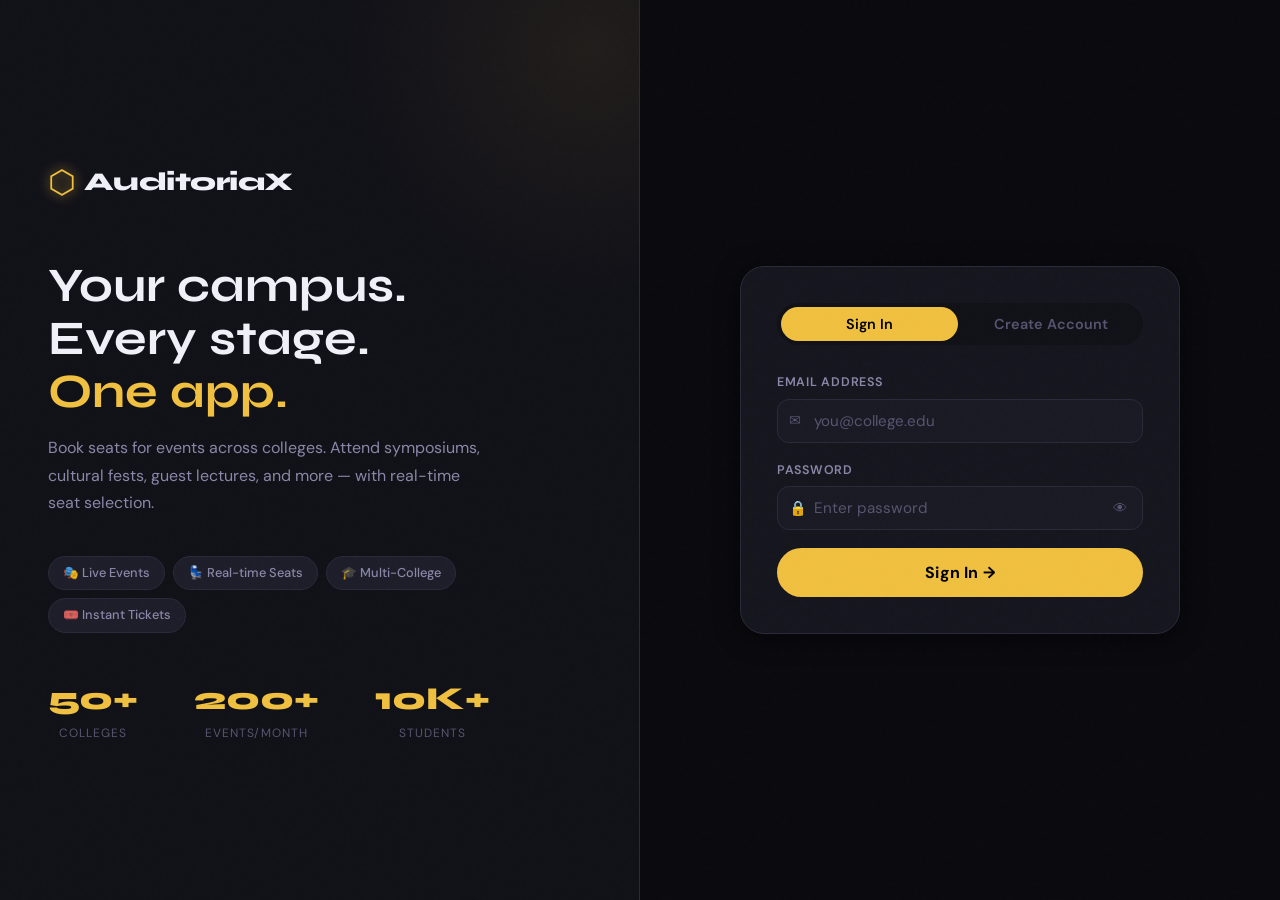
<file: index.html>
<!DOCTYPE html>
<html lang="en">
<head>
  <meta charset="UTF-8" />
  <meta name="viewport" content="width=device-width, initial-scale=1.0" />
  <title>AuditoriaX — Book. Experience. Connect.</title>
  <link rel="preconnect" href="https://fonts.googleapis.com" />
  <link rel="preconnect" href="https://fonts.gstatic.com" crossorigin />
  <link href="https://fonts.googleapis.com/css2?family=Syne:wght@400;600;700;800&family=DM+Sans:ital,wght@0,300;0,400;0,500;0,600;1,400&family=JetBrains+Mono:wght@400;600&display=swap" rel="stylesheet" />
  <link rel="stylesheet" href="style.css" />
</head>
<body>

<!-- ===== NOISE OVERLAY ===== -->
<div class="noise-overlay"></div>

<!-- ===== APP SHELL ===== -->
<div id="app">

  <!-- ===== LANDING / AUTH ===== -->
  <div id="authPage" class="page">
    <div class="auth-layout">
      <!-- LEFT PANEL -->
      <div class="auth-brand">
        <div class="brand-inner">
          <div class="logo-mark">
            <span class="logo-icon">⬡</span>
            <span class="logo-text">AuditoriaX</span>
          </div>
          <div class="brand-tagline">
            <h1>Your campus.<br/>Every stage.<br/><em>One app.</em></h1>
            <p>Book seats for events across colleges. Attend symposiums, cultural fests, guest lectures, and more — with real-time seat selection.</p>
          </div>
          <div class="brand-features">
            <div class="feature-chip">🎭 Live Events</div>
            <div class="feature-chip">💺 Real-time Seats</div>
            <div class="feature-chip">🎓 Multi-College</div>
            <div class="feature-chip">🎟️ Instant Tickets</div>
          </div>
          <div class="brand-stats">
            <div class="stat"><span class="stat-num">50+</span><span class="stat-label">Colleges</span></div>
            <div class="stat-divider"></div>
            <div class="stat"><span class="stat-num">200+</span><span class="stat-label">Events/month</span></div>
            <div class="stat-divider"></div>
            <div class="stat"><span class="stat-num">10K+</span><span class="stat-label">Students</span></div>
          </div>
        </div>
      </div>

      <!-- RIGHT PANEL -->
      <div class="auth-panel">
        <div class="auth-card">
          <!-- Tabs -->
          <div class="auth-tabs">
            <button class="auth-tab active" id="loginTabBtn" onclick="showAuthTab('login')">Sign In</button>
            <button class="auth-tab" id="signupTabBtn" onclick="showAuthTab('signup')">Create Account</button>
          </div>

          <!-- LOGIN FORM -->
          <div id="loginForm" class="auth-form active">
            <div class="form-field">
              <label>Email Address</label>
              <div class="input-wrap">
                <span class="input-icon">✉</span>
                <input type="email" id="loginEmail" placeholder="you@college.edu" autocomplete="email" />
              </div>
            </div>
            <div class="form-field">
              <label>Password</label>
              <div class="input-wrap">
                <span class="input-icon">🔒</span>
                <input type="password" id="loginPassword" placeholder="Enter password" autocomplete="current-password" />
                <button class="toggle-pw" onclick="togglePw('loginPassword', this)">👁</button>
              </div>
            </div>
            <button class="btn-primary full" id="loginBtn">Sign In →</button>

          </div>

          <!-- SIGNUP FORM -->
          <div id="signupForm" class="auth-form">
            <div class="form-field">
              <label>Email Address</label>
              <div class="input-wrap">
                <span class="input-icon">✉</span>
                <input type="email" id="signupEmail" placeholder="you@college.edu or you@teacher.com" oninput="onSignupEmailInput()" />
              </div>
              <span class="field-hint">Students: any college email · Teachers: @teacher.com · KLH students: @klh.edu.in (cluster required)</span>
            </div>
            <div class="form-field">
              <label>College Name</label>
              <div class="input-wrap">
                <span class="input-icon">🏛</span>
                <input type="text" id="signupCollege" placeholder="e.g. KL University" />
              </div>
            </div>
            <div id="studentFields" class="student-only" style="display:none">
              <div class="form-row">
                <div class="form-field">
                  <label>Gender</label>
                  <div class="input-wrap">
                    <span class="input-icon">⚥</span>
                    <select id="signupGender">
                      <option value="">Select</option>
                      <option value="M">Male</option>
                      <option value="F">Female</option>
                    </select>
                  </div>
                </div>
                <div class="form-field">
                  <label>Academic Cluster</label>
                  <div class="input-wrap">
                    <span class="input-icon">#</span>
                    <select id="signupCluster">
                      <option value="">Select</option>
                      <option value="1">Cluster 1</option>
                      <option value="2">Cluster 2</option>
                      <option value="3">Cluster 3</option>
                      <option value="4">Cluster 4</option>
                      <option value="5">Cluster 5</option>
                    </select>
                  </div>
                </div>
              </div>
            </div>
            <div class="form-row">
              <div class="form-field">
                <label>Password</label>
                <div class="input-wrap">
                  <span class="input-icon">🔒</span>
                  <input type="password" id="signupPassword" placeholder="Min 6 chars" />
                </div>
              </div>
              <div class="form-field">
                <label>Confirm Password</label>
                <div class="input-wrap">
                  <span class="input-icon">🔒</span>
                  <input type="password" id="signupConfirm" placeholder="Repeat" />
                </div>
              </div>
            </div>
            <button class="btn-primary full" id="signupBtn">Create Account →</button>
          </div>
        </div>
      </div>
    </div>
  </div>

  <!-- ===== MAIN APP ===== -->
  <div id="mainApp" class="page">

    <!-- TOP NAV -->
    <nav class="topnav">
      <div class="nav-left">
        <div class="logo-mark small">
          <span class="logo-icon">⬡</span>
          <span class="logo-text">AuditoriaX</span>
        </div>
        <div class="nav-college" id="navCollege"></div>
      </div>
      <div class="nav-center" id="navSearch">
        <div class="search-bar">
          <span>🔍</span>
          <input type="text" placeholder="Search events, colleges, categories..." id="globalSearch" oninput="handleSearch()" />
        </div>
      </div>
      <div class="nav-right">
        <div class="nav-user" onclick="toggleUserMenu()">
          <div class="avatar" id="navAvatar"></div>
          <div class="nav-user-info">
            <span class="nav-username" id="navUsername"></span>
            <span class="nav-role" id="navRoleBadge"></span>
          </div>
          <span class="nav-chevron">▾</span>
        </div>
        <div class="user-dropdown hidden" id="userDropdown">
          <a onclick="switchMainTab('profile')">👤 My Profile</a>
          <a onclick="switchMainTab('myBookings')">🎟️ My Bookings</a>
          <a id="adminDropLink" class="hidden" onclick="switchMainTab('admin')">⚙️ Admin Panel</a>
          <div class="dropdown-divider"></div>
          <a onclick="handleLogout()" class="danger-link">Sign Out</a>
        </div>
      </div>
    </nav>

    <!-- MAIN TABS -->
    <div class="maintabs">
      <button class="mtab active" data-tab="explore" onclick="switchMainTab('explore')">🌐 Explore</button>
      <button class="mtab" data-tab="myBookings" onclick="switchMainTab('myBookings')">🎟️ My Bookings</button>
      <button class="mtab" data-tab="profile" onclick="switchMainTab('profile')">👤 Profile</button>
      <button class="mtab hidden" data-tab="admin" id="adminTabBtn" onclick="switchMainTab('admin')">⚙️ Admin</button>
    </div>

    <!-- ====== EXPLORE TAB ====== -->
    <div class="tab-pane active" id="explorePane">
      <!-- HERO BANNER -->
      <div class="hero-section">
        <div class="hero-text">
          <div class="hero-eyebrow">🔥 Trending This Week</div>
          <h2 id="heroEventName">Loading events...</h2>
          <p id="heroEventMeta"></p>
          <div id="heroEventTags"></div>
          <button class="btn-hero" id="heroBookBtn" onclick="handleHeroBook()">Book Seats →</button>
        </div>
        <div class="hero-visual">
          <div class="hero-card">
            <div class="hero-seats">
              <div class="mini-seat booked"></div><div class="mini-seat booked"></div><div class="mini-seat"></div><div class="mini-seat"></div><div class="mini-seat booked"></div>
              <div class="mini-seat"></div><div class="mini-seat booked"></div><div class="mini-seat booked"></div><div class="mini-seat"></div><div class="mini-seat booked"></div>
              <div class="mini-seat"></div><div class="mini-seat"></div><div class="mini-seat booked"></div><div class="mini-seat"></div><div class="mini-seat"></div>
            </div>
            <div class="hero-ticket-label">LIVE SEAT MAP</div>
          </div>
        </div>
      </div>

      <!-- FILTERS -->
      <div class="filter-bar">
        <div class="filter-scroll">
          <button class="filter-chip active" onclick="filterEvents('all', this)">All Events</button>
          <button class="filter-chip" onclick="filterEvents('today', this)">Today</button>
          <button class="filter-chip" onclick="filterEvents('this_week', this)">This Week</button>
          <button class="filter-chip" onclick="filterEvents('tech', this)">🖥 Tech</button>
          <button class="filter-chip" onclick="filterEvents('cultural', this)">🎭 Cultural</button>
          <button class="filter-chip" onclick="filterEvents('lecture', this)">🎓 Lectures</button>
          <button class="filter-chip" onclick="filterEvents('sports', this)">⚽ Sports</button>
          <button class="filter-chip" onclick="filterEvents('free', this)">🆓 Free</button>
          <button class="filter-chip" onclick="filterEvents('paid', this)">💳 Paid</button>
          <button class="filter-chip" onclick="filterEvents('my_college', this)">🏛 My College</button>
        </div>
      </div>

      <!-- EVENTS GRID -->
      <div class="section-header">
        <h3>Upcoming Events</h3>
        <span id="eventCount" class="count-badge">0 events</span>
      </div>
      <div id="eventsGrid" class="events-grid"></div>
      <div id="noEventsMsg" class="empty-state hidden">
        <div class="empty-icon">🔭</div>
        <h4>No events found</h4>
        <p>Try changing your filters or check back soon.</p>
      </div>
    </div>

    <!-- ====== MY BOOKINGS TAB ====== -->
    <div class="tab-pane hidden" id="myBookingsPane">
      <div class="pane-header">
        <h2>My Bookings</h2>
        <span class="pane-sub">All your confirmed tickets</span>
      </div>
      <div id="bookingsContainer" class="bookings-list"></div>
    </div>

    <!-- ====== PROFILE TAB ====== -->
    <div class="tab-pane hidden" id="profilePane">
      <div class="pane-header">
        <h2>My Profile</h2>
      </div>
      <div class="profile-layout">
        <div class="profile-card">
          <div class="profile-avatar" id="profileAvatar"></div>
          <div id="profileName" class="profile-name"></div>
          <div id="profileRoleTag" class="profile-role-tag"></div>
          <div id="profileCollegeName" class="profile-college"></div>
        </div>
        <div class="profile-details">
          <div class="profile-section">
            <h4>Account Info</h4>
            <div class="info-row"><span class="info-key">Email</span><span id="pEmail" class="info-val"></span></div>
            <div class="info-row hidden" id="pGenderRow"><span class="info-key">Gender</span><span id="pGender" class="info-val"></span></div>
            <div class="info-row hidden" id="pClusterRow"><span class="info-key">Cluster</span><span id="pCluster" class="info-val"></span></div>
            <div class="info-row"><span class="info-key">College</span><span id="pCollege" class="info-val"></span></div>
            <div class="info-row"><span class="info-key">Member since</span><span id="pSince" class="info-val"></span></div>
          </div>
          <div class="profile-section">
            <h4>Security</h4>
            <div id="changePwSection">
              <button class="btn-secondary" onclick="toggleChangePw()">Change Password</button>
              <div id="changePwForm" class="hidden" style="margin-top:16px">
                <div class="form-field"><label>Current Password</label><input type="password" id="curPw" /></div>
                <div class="form-field"><label>New Password</label><input type="password" id="newPw" /></div>
                <div class="form-field"><label>Confirm New</label><input type="password" id="confirmPw" /></div>
                <button class="btn-primary" onclick="handleChangePw()">Update Password</button>
              </div>
            </div>
          </div>
          <div class="profile-section" id="editStudentSection">
            <h4>Student Info</h4>
            <div class="form-row">
              <div class="form-field"><label>Gender</label>
                <select id="editGender"><option value="M">Male</option><option value="F">Female</option></select>
              </div>
              <div class="form-field" id="editClusterRow"><label>Cluster</label>
                <select id="editCluster">
                  <option value="1">Cluster 1</option><option value="2">Cluster 2</option>
                  <option value="3">Cluster 3</option><option value="4">Cluster 4</option><option value="5">Cluster 5</option>
                </select>
              </div>
            </div>
            <button class="btn-primary" id="saveProfileBtn" onclick="saveStudentInfo()">Save Changes</button>
          </div>
        </div>
      </div>
    </div>

    <!-- ====== ADMIN TAB ====== -->
    <div class="tab-pane hidden" id="adminPane">
      <div class="pane-header">
        <h2>⚙️ Admin Panel</h2>
        <span class="pane-sub">Manage auditoriums, events, and bookings</span>
      </div>

      <div class="admin-tabs">
        <button class="admin-tab active" onclick="switchAdminTab('aud')">🏛 Auditoriums</button>
        <button class="admin-tab" onclick="switchAdminTab('events')">🎭 Events</button>
        <button class="admin-tab" onclick="switchAdminTab('bookings')">📊 Bookings</button>
        <button class="admin-tab" onclick="switchAdminTab('analytics')">📈 Analytics</button>
        <button class="admin-tab" onclick="switchAdminTab('system')">🔧 System</button>
      </div>

      <!-- Auditoriums admin -->
      <div class="admin-pane active" id="audPane">
        <div class="admin-two-col">
          <div class="admin-form-card">
            <h4>Add Auditorium</h4>
            <div class="form-field"><label>College Name</label><input type="text" id="aCollege" placeholder="e.g. KL University" /></div>
            <div class="form-field"><label>Auditorium Name</label><input type="text" id="aName" placeholder="e.g. Main Auditorium" /></div>
            <div class="form-row">
              <div class="form-field"><label>Total Capacity</label><input type="number" id="aCapacity" min="50" max="1000" value="200" oninput="onAudCapacityInput()" /></div>
              <div class="form-field"><label>Location/City</label><input type="text" id="aCity" placeholder="City" /></div>
            </div>
            <!-- Seat Allocation Section -->
            <div class="form-field" style="margin-top:4px">
              <label style="color:var(--accent);font-weight:600;letter-spacing:0.05em">💺 Seat Allocation</label>
              <div class="form-row" style="margin-top:8px;gap:10px">
                <div class="form-field">
                  <label>👨‍🏫 Teacher Seats</label>
                  <input type="number" id="aTeacherSeats" min="0" value="20" oninput="onSeatAllocInput()" />
                </div>
                <div class="form-field">
                  <label>👩 Girls Seats</label>
                  <input type="number" id="aGirlSeats" min="0" value="80" oninput="onSeatAllocInput()" />
                </div>
                <div class="form-field">
                  <label>👦 Boys Seats</label>
                  <input type="number" id="aBoySeats" min="0" value="100" oninput="onSeatAllocInput()" style="background:var(--surface2)" />
                </div>
              </div>
              <!-- Live total bar -->
              <div id="seatAllocBar" style="margin-top:10px;font-size:0.8rem;padding:8px 12px;border-radius:8px;background:var(--surface2);border:1px solid var(--border)">
                <div style="display:flex;justify-content:space-between;margin-bottom:6px">
                  <span>Total allocated: <strong id="seatAllocTotal">200</strong></span>
                  <span>Capacity: <strong id="seatAllocCap">200</strong></span>
                </div>
                <div style="height:6px;border-radius:3px;background:var(--border);overflow:hidden">
                  <div id="seatAllocFill" style="height:100%;width:100%;background:var(--green);border-radius:3px;transition:width 0.2s,background 0.2s"></div>
                </div>
                <div id="seatAllocMsg" style="margin-top:5px;color:var(--green)">✓ Allocation matches capacity</div>
              </div>
            </div>
            <div class="form-field"><label>Facilities (comma separated)</label><input type="text" id="aFacilities" placeholder="AC, Projector, Wi-Fi" /></div>
            <button class="btn-primary" onclick="addAuditorium()">Add Auditorium</button>
          </div>
          <div class="admin-list-card">
            <h4>Existing Auditoriums</h4>
            <div id="audListAdmin" class="admin-scroll-list"></div>
          </div>
        </div>
      </div>

      <!-- Events admin -->
      <div class="admin-pane hidden" id="eventsAdminPane">
        <div class="admin-two-col">
          <div class="admin-form-card">
            <h4>Create Event</h4>
            <div class="form-field"><label>Event Title</label><input type="text" id="evtTitle" placeholder="e.g. TechFest 2025" /></div>
            <div class="form-field"><label>Category</label>
              <select id="evtCategory">
                <option value="tech">🖥 Tech Symposium</option>
                <option value="cultural">🎭 Cultural Fest</option>
                <option value="lecture">🎓 Guest Lecture</option>
                <option value="sports">⚽ Sports</option>
                <option value="other">📌 Other</option>
              </select>
            </div>
            <div class="form-field"><label>Auditorium</label><select id="evtAuditorium"><option value="">Select Auditorium</option></select></div>
            <div class="form-row">
              <div class="form-field"><label>Date</label><input type="date" id="evtDate" /></div>
              <div class="form-field"><label>Time</label><input type="time" id="evtTime" /></div>
            </div>
            <div class="form-row">
              <div class="form-field"><label>Duration (hours)</label><input type="number" id="evtDuration" min="1" max="12" value="2" /></div>
              <div class="form-field"><label>Price for External (₹)</label><input type="number" id="evtPrice" min="0" value="0" placeholder="0 = free" /></div>
            </div>
            <div class="form-field"><label>Banner Color</label>
              <div class="color-picker-row">
                <input type="color" id="evtColor" value="#6c63ff" />
                <span>Event banner accent</span>
              </div>
            </div>
            <div class="form-field"><label>Description</label><textarea id="evtDesc" rows="3" placeholder="Tell attendees what to expect..."></textarea></div>
            <button class="btn-primary" onclick="adminSubmitEvent()">Publish Event</button>
          </div>
          <div class="admin-list-card">
            <h4>All Events</h4>
            <div id="eventsAdminList" class="admin-scroll-list"></div>
          </div>
        </div>
      </div>

      <!-- Bookings admin -->
      <div class="admin-pane hidden" id="bookingsAdminPane">
        <div class="admin-form-card" style="margin-bottom:16px">
          <div class="search-bar">
            <span>🔍</span>
            <input type="text" placeholder="Search by email, seat, event..." id="adminSearch" oninput="adminSearchBookings()" />
          </div>
        </div>
        <div id="allBookingsAdmin" class="admin-scroll-list tall"></div>
      </div>

      <!-- System admin -->
      <div class="admin-pane hidden" id="systemAdminPane">
        <div class="admin-form-card">
          <h4>System Controls</h4>
          <p style="color:#888;margin-bottom:20px">These actions are irreversible. Proceed with caution.</p>
          <div class="danger-actions">
            <div class="danger-item">
              <div>
                <strong>Clear All Bookings</strong>
                <p>Remove all seat reservations across all auditoriums. User accounts remain.</p>
              </div>
              <button class="btn-danger" onclick="clearAllBookings()">Clear Bookings</button>
            </div>
            <div class="danger-item">
              <div>
                <strong>Reset System</strong>
                <p>Wipe all data including users, events, and auditoriums. Cannot be undone.</p>
              </div>
              <button class="btn-danger" onclick="resetSystem()">Reset Everything</button>
            </div>
          </div>
        </div>
      </div><!-- systemAdminPane -->
    </div><!-- adminPane -->

    <!-- ====== ANALYTICS ADMIN PANE ====== -->
    <!-- rendered via switchAdminTab('analytics') → renderAnalytics() -->
    <div class="admin-pane hidden" id="analyticsAdminPane" style="display:none">
      <div class="analytics-header">
        <h3>📈 Event Analytics &amp; Reports</h3>
        <span class="pane-sub">Live stats from all events, auditoriums, and bookings</span>
      </div>
      <div class="analytics-kpi-row" id="analyticsKPIRow"></div>
      <div class="analytics-charts-grid">
        <div class="analytics-card">
          <div class="analytics-card-header">Events by Category</div>
          <canvas id="chartCategory" class="analytics-canvas"></canvas>
        </div>
        <div class="analytics-card">
          <div class="analytics-card-header">Monthly Booking Trend</div>
          <canvas id="chartMonthly" class="analytics-canvas"></canvas>
        </div>
        <div class="analytics-card">
          <div class="analytics-card-header">Venue Occupancy Rate</div>
          <canvas id="chartOccupancy" class="analytics-canvas"></canvas>
        </div>
        <div class="analytics-card">
          <div class="analytics-card-header">Revenue by Event</div>
          <canvas id="chartRevenue" class="analytics-canvas"></canvas>
        </div>
      </div>
      <div class="analytics-charts-grid" style="grid-template-columns: 1fr 1fr;">
        <div class="analytics-table-card">
          <div class="analytics-card-header">Top Events by Registration</div>
          <div id="analyticsTopEventsTable" class="analytics-table-wrap"></div>
        </div>
        <div class="analytics-table-card">
          <div class="analytics-card-header">💬 Recent Feedback Reports</div>
          <div id="analyticsFeedbackList" class="analytics-table-wrap">
            <p style="color:var(--text-muted);font-size:0.85rem">Loading feedback...</p>
          </div>
        </div>
      </div>
    </div><!-- analyticsAdminPane -->

    
  </div><!-- end mainApp -->
</div><!-- end app -->

<!-- ===== BOOKING FLOW MODAL ===== -->
<div id="bookingModal" class="modal hidden">
  <div class="modal-backdrop" onclick="closeBookingModal()"></div>
  <div class="modal-panel">
    <div class="modal-header">
      <div>
        <h3 id="modalTitle">Select Your Seat</h3>
        <p id="modalMeta" class="modal-meta"></p>
      </div>
      <button class="modal-close" onclick="closeBookingModal()">✕</button>
    </div>

    <!-- STEP 1: Auditorium pick (if multiple) -->
    <div id="modalStep1" class="modal-step">
      <p class="step-label">Choose Auditorium</p>
      <div id="auditoriumCards" class="aud-cards"></div>
    </div>

    <!-- STEP 2: Seat selection -->
    <div id="modalStep2" class="modal-step hidden">
      <div class="seat-modal-layout">
        <div class="seat-modal-left">
          <div class="legend-row">
            <div class="leg"><div class="leg-swatch teacher-swatch"></div> Teachers</div>
            <div class="leg"><div class="leg-swatch girl-swatch"></div> Girls Section</div>
            <div class="leg"><div class="leg-swatch boy-swatch"></div> Boys Section</div>
            <div class="leg"><div class="leg-swatch booked-swatch"></div> Booked</div>
            <div class="leg"><div class="leg-swatch selected-swatch"></div> Your Pick</div>
          </div>
          <div class="stage-label">▲ STAGE</div>
          <div id="seatMapContainer" class="seat-map-wrap"></div>
        </div>
        <div class="seat-modal-right">
          <div class="booking-summary">
            <h4>Booking Summary</h4>
            <div class="summary-row"><span>Event</span><strong id="sumEvent"></strong></div>
            <div class="summary-row"><span>Auditorium</span><strong id="sumAud"></strong></div>
            <div class="summary-row"><span>Date</span><strong id="sumDate"></strong></div>
            <div class="summary-row"><span>Time</span><strong id="sumTime"></strong></div>
            <div class="summary-row" id="sumSeatRow" style="display:none"><span>Seat</span><strong id="sumSeat"></strong></div>
            <div class="summary-row" id="sumPriceRow"><span>Price</span><strong id="sumPrice"></strong></div>
            <div class="summary-section-info" id="sectionInfo"></div>
            <button class="btn-primary full" id="confirmBtn" disabled onclick="confirmBooking()">
              Select a seat to continue
            </button>
            <button class="btn-secondary full" onclick="closeBookingModal()">Cancel</button>
          </div>
        </div>
      </div>
    </div>
  </div>
</div>

<!-- ===== TICKET MODAL ===== -->
<div id="ticketModal" class="modal hidden">
  <div class="modal-backdrop" onclick="closeTicketModal()"></div>
  <div class="ticket-panel">
    <div class="ticket-header">
      <div class="ticket-logo">⬡ AuditoriaX</div>
      <button class="modal-close" onclick="closeTicketModal()">✕</button>
    </div>
    <div class="ticket-body">
      <div class="ticket-success-icon">✓</div>
      <h3>Booking Confirmed!</h3>
      <p id="ticketSubtitle"></p>
    </div>
    <div class="ticket-details">
      <div class="ticket-row"><span>Event</span><strong id="tEvent"></strong></div>
      <div class="ticket-row"><span>Venue</span><strong id="tVenue"></strong></div>
      <div class="ticket-row"><span>Date & Time</span><strong id="tDateTime"></strong></div>
      <div class="ticket-row"><span>Seat Number</span><strong id="tSeat"></strong></div>
      <div class="ticket-row"><span>Ticket ID</span><strong id="tId" class="mono"></strong></div>
      <div class="ticket-row" id="tAmountRow"><span>Amount Paid</span><strong id="tAmount"></strong></div>
    </div>
    <div class="ticket-barcode">
      <div id="barcodeLines" class="barcode-lines"></div>
      <div id="ticketQrCode" class="mono" style="font-size:0.7rem;color:#aaa;text-align:center"></div>
    </div>
    <div class="ticket-actions">
      <button class="btn-primary" onclick="closeTicketModal(); switchMainTab('myBookings')">View My Bookings</button>
    </div>
  </div>
</div>

<!-- ===== PAYMENT MODAL ===== -->
<div id="paymentModal" class="modal hidden">
  <div class="modal-backdrop" onclick="closePaymentModal()"></div>
  <div class="payment-panel">
    <div class="modal-header">
      <h3>Complete Payment</h3>
      <button class="modal-close" onclick="closePaymentModal()">✕</button>
    </div>
    <div class="payment-body">
      <div class="payment-amount-box">
        <span>Total Amount</span>
        <strong id="payAmount">₹0</strong>
      </div>
      <div class="payment-methods">
        <div class="pm-option selected" onclick="selectPM(this,'upi')">
          <span>📱</span><span>UPI / PhonePe / GPay</span>
        </div>
        <div class="pm-option" onclick="selectPM(this,'card')">
          <span>💳</span><span>Credit / Debit Card</span>
        </div>
        <div class="pm-option" onclick="selectPM(this,'netbank')">
          <span>🏦</span><span>Net Banking</span>
        </div>
      </div>
      <div id="upiSection" class="payment-detail-section">
        <div class="form-field"><label>UPI ID</label><input type="text" id="upiId" placeholder="yourname@upi" /></div>
        <p class="payment-note">You'll receive a collect request on your UPI app.</p>
      </div>
      <div id="cardSection" class="payment-detail-section hidden">
        <div class="form-field"><label>Card Number</label><input type="text" id="cardNum" placeholder="0000 0000 0000 0000" maxlength="19" /></div>
        <div class="form-row">
          <div class="form-field"><label>Expiry</label><input type="text" id="cardExp" placeholder="MM/YY" maxlength="5" /></div>
          <div class="form-field"><label>CVV</label><input type="password" id="cardCvv" placeholder="•••" maxlength="3" /></div>
        </div>
        <div class="form-field"><label>Name on Card</label><input type="text" id="cardName" placeholder="Full Name" /></div>
      </div>
      <div id="netbankSection" class="payment-detail-section hidden">
        <div class="form-field"><label>Select Bank</label>
          <select id="bankSelect">
            <option value="">Choose Bank</option>
            <option>SBI</option><option>HDFC Bank</option><option>ICICI Bank</option>
            <option>Axis Bank</option><option>Kotak Bank</option><option>Yes Bank</option>
          </select>
        </div>
      </div>
      <div class="payment-security">🔒 256-bit SSL encrypted · PCI DSS compliant</div>
      <button class="btn-primary full pay-btn" id="payNowBtn" onclick="simulatePayment()">
        <span id="payBtnText">Pay Now</span>
      </button>
    </div>
  </div>
</div>

<!-- TOAST -->
<div id="toast" class="toast hidden"></div><script src="app.js?v=3"></script>
</body>
</html>
</file>
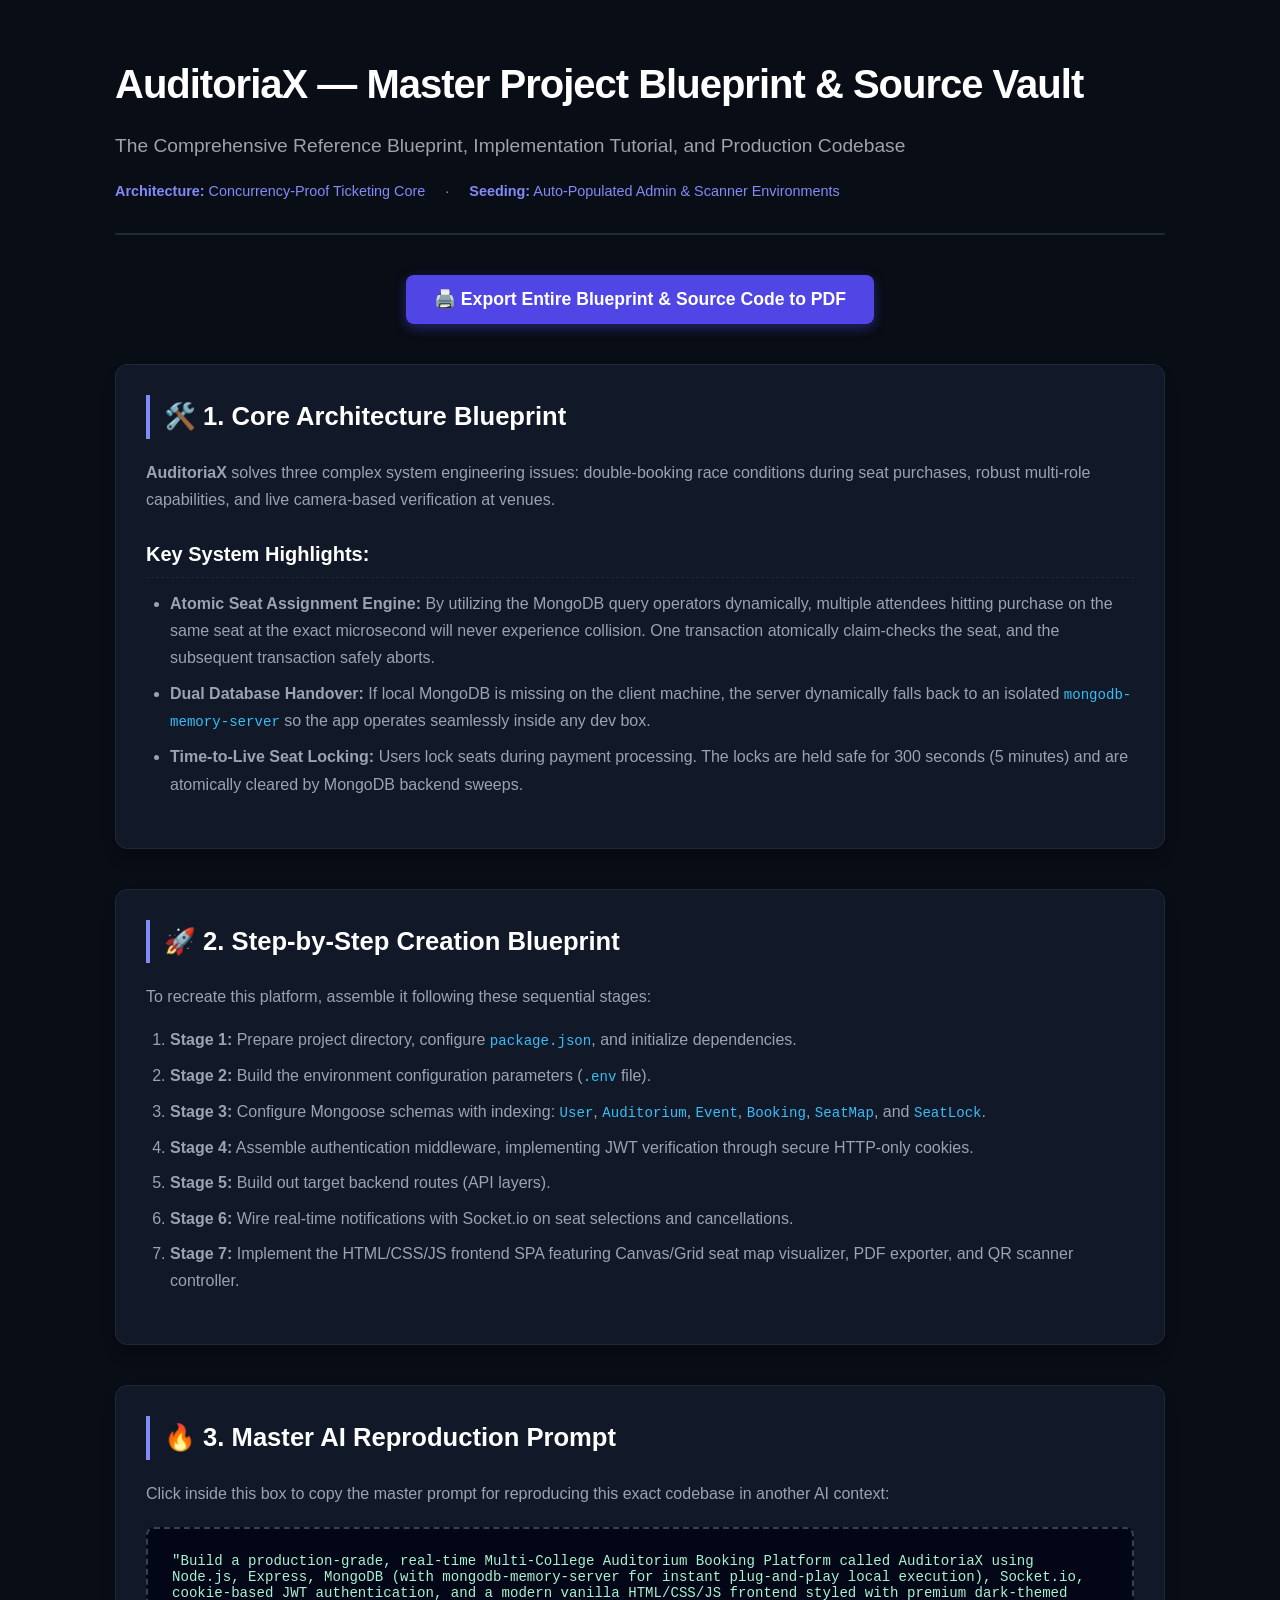
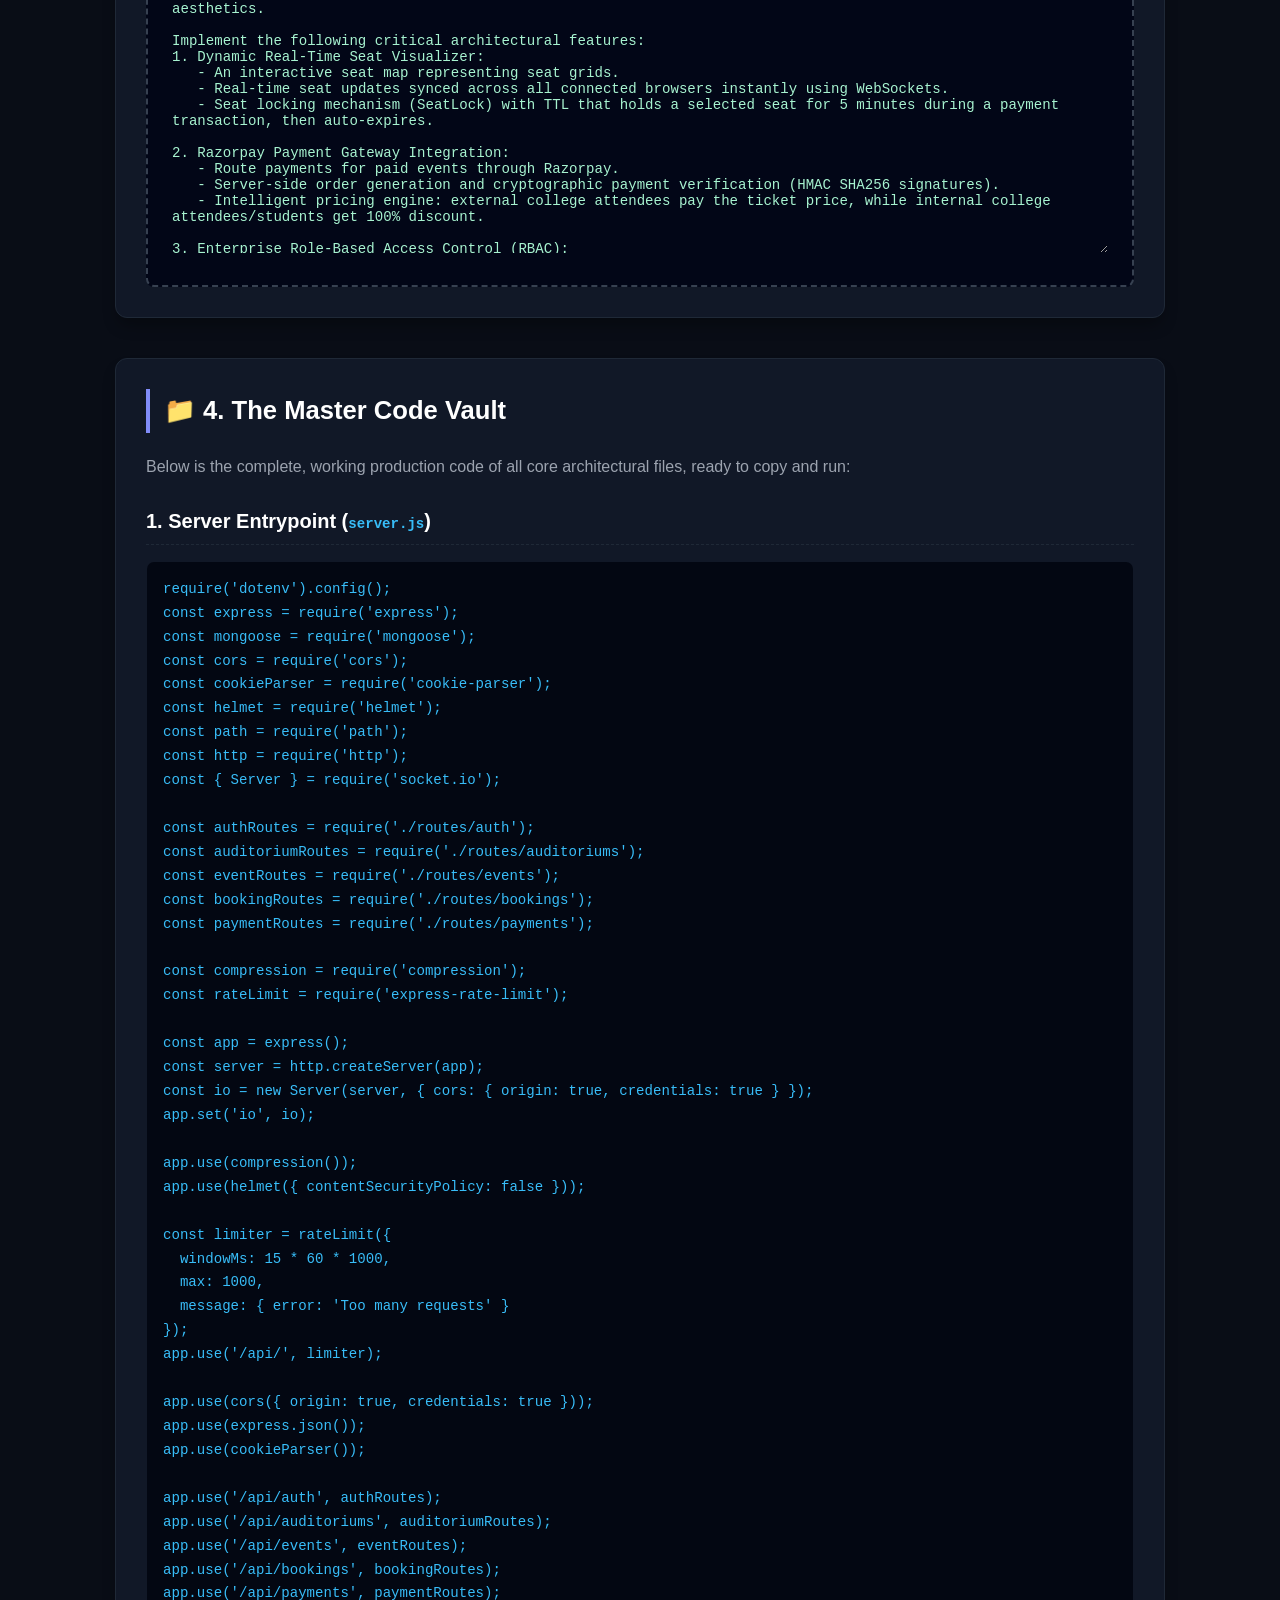
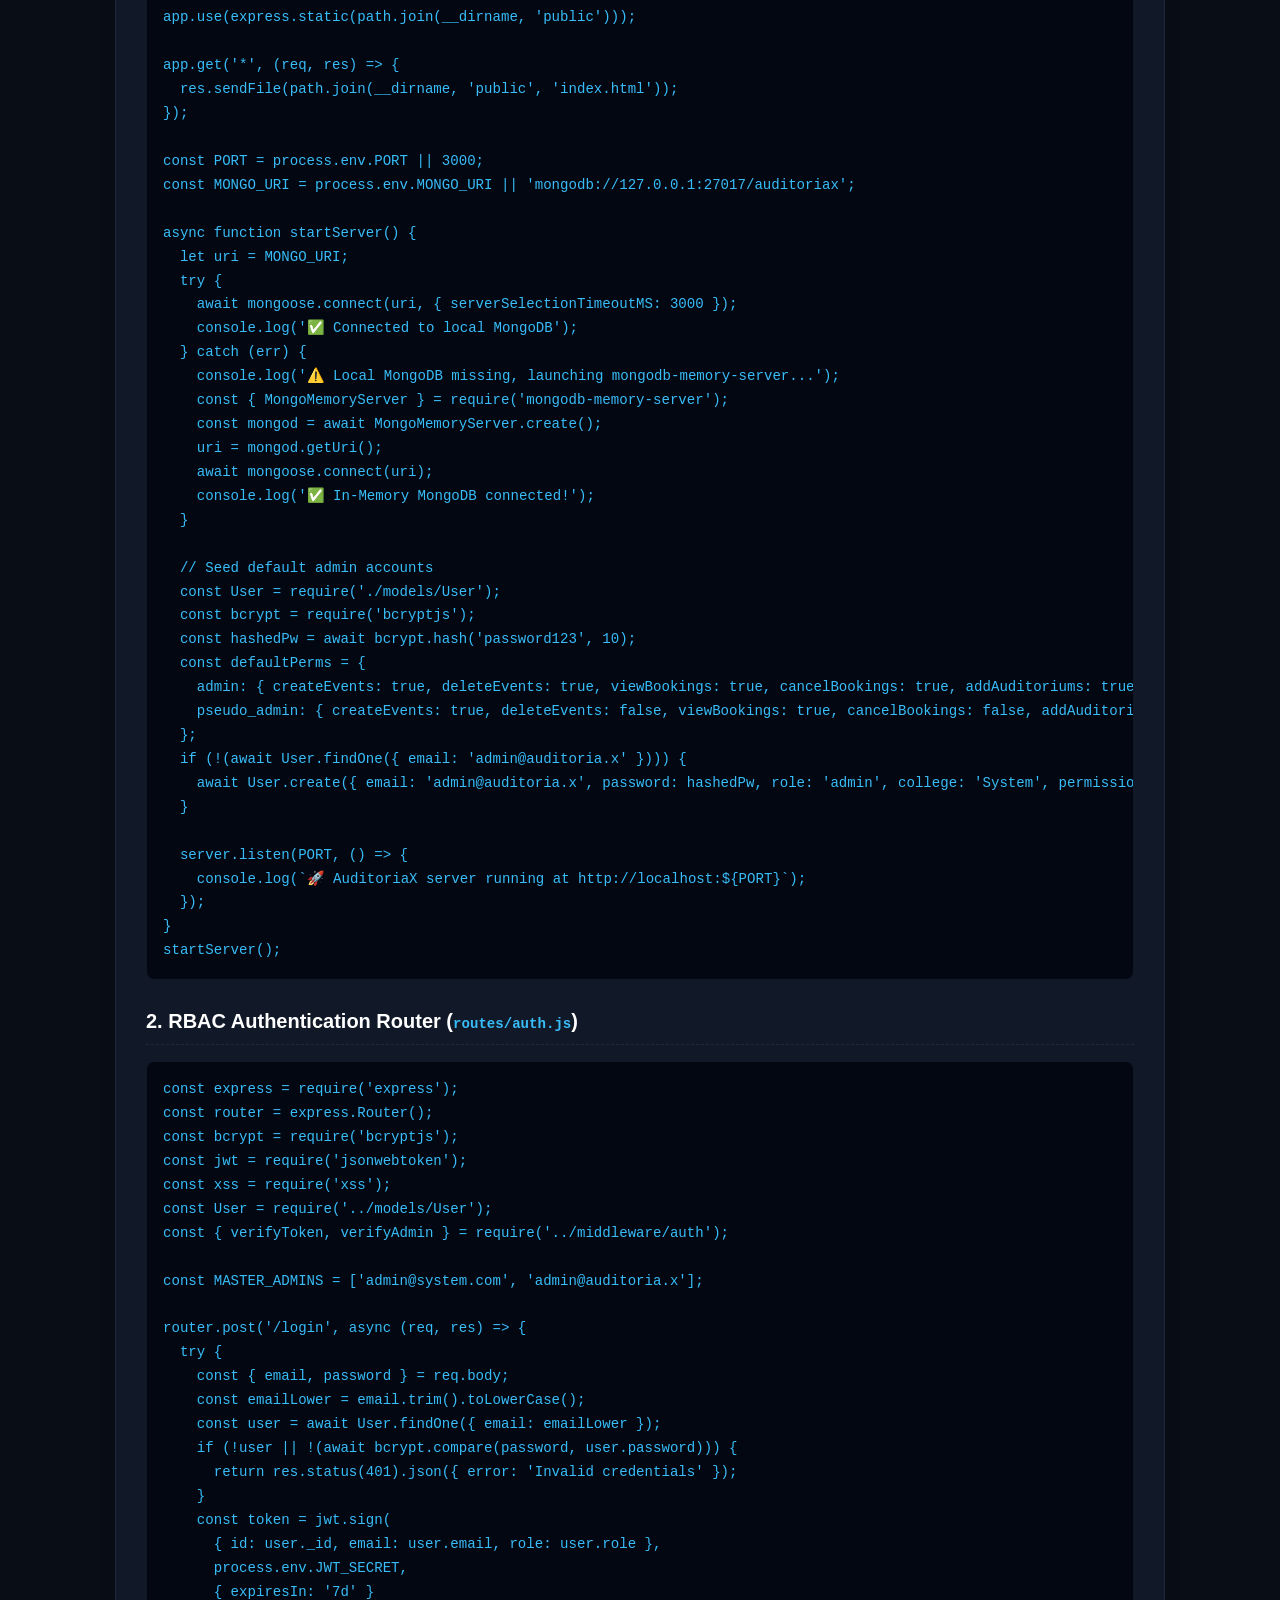
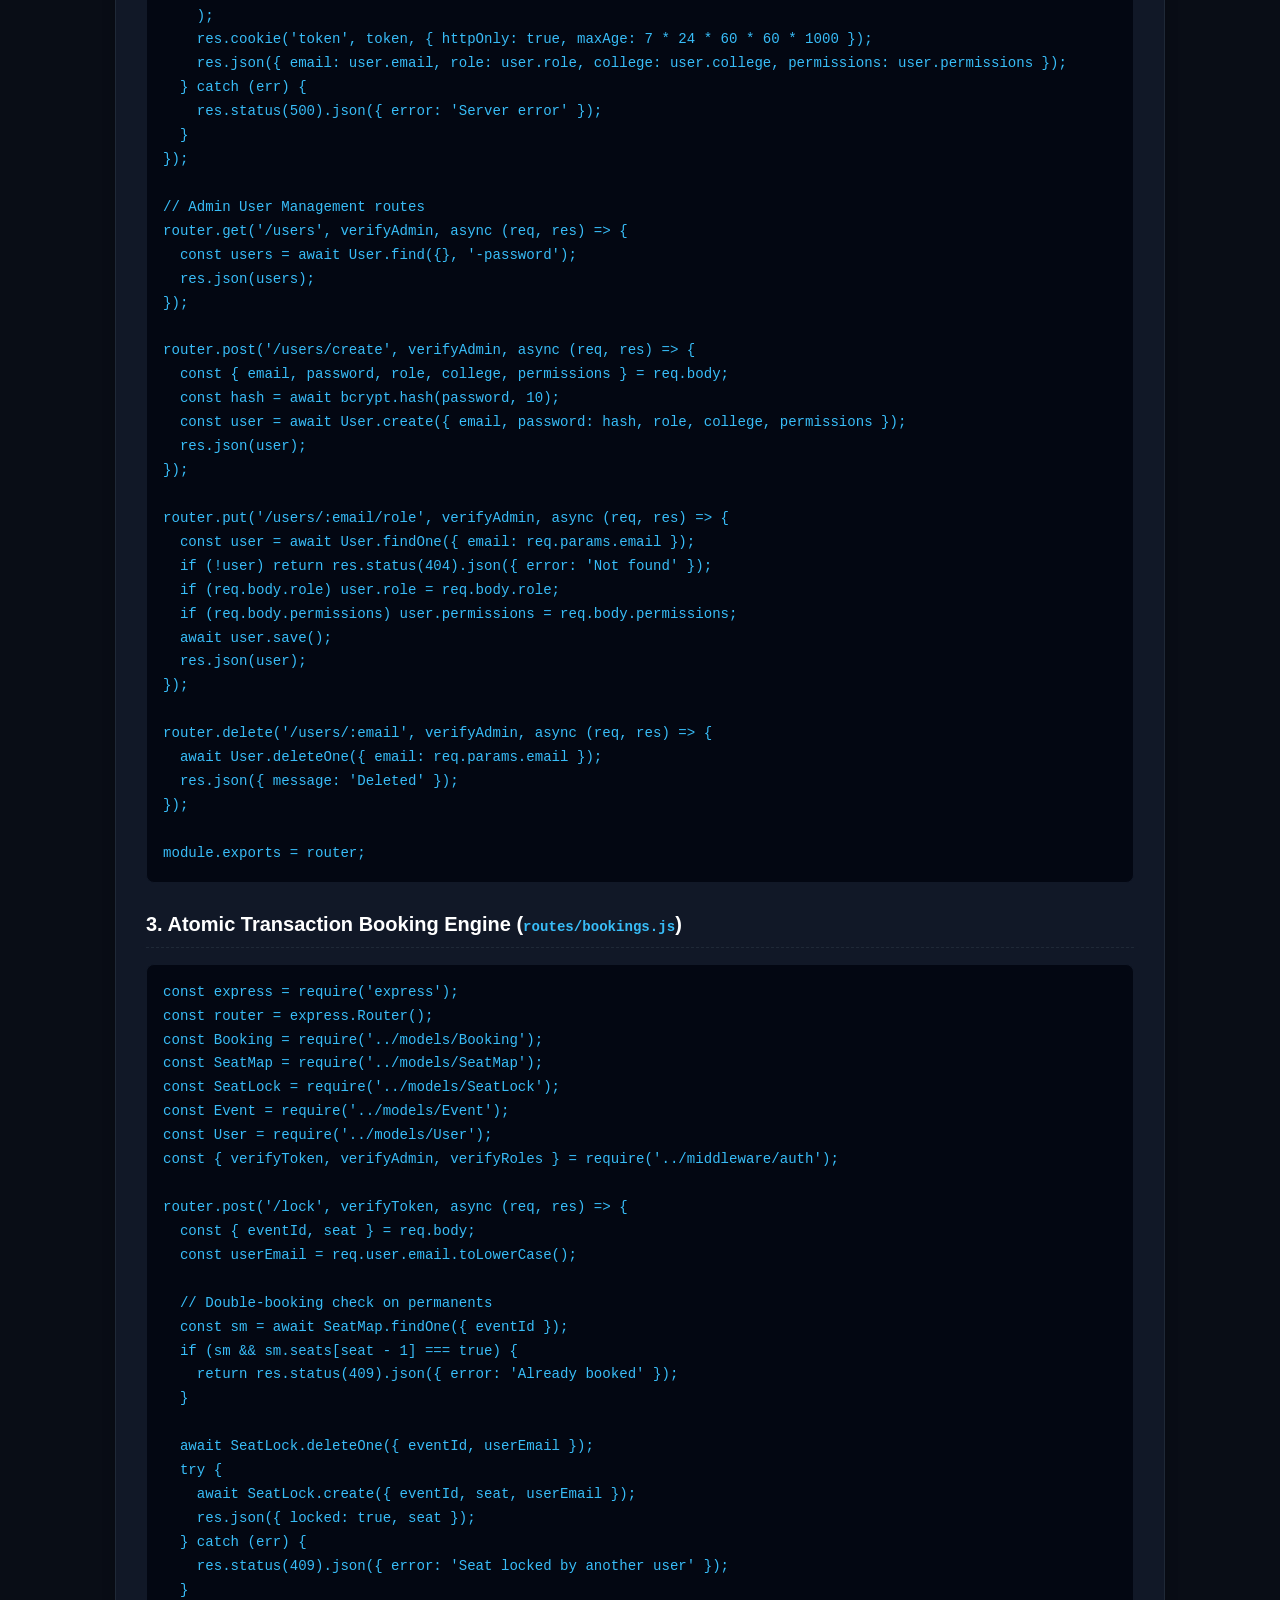
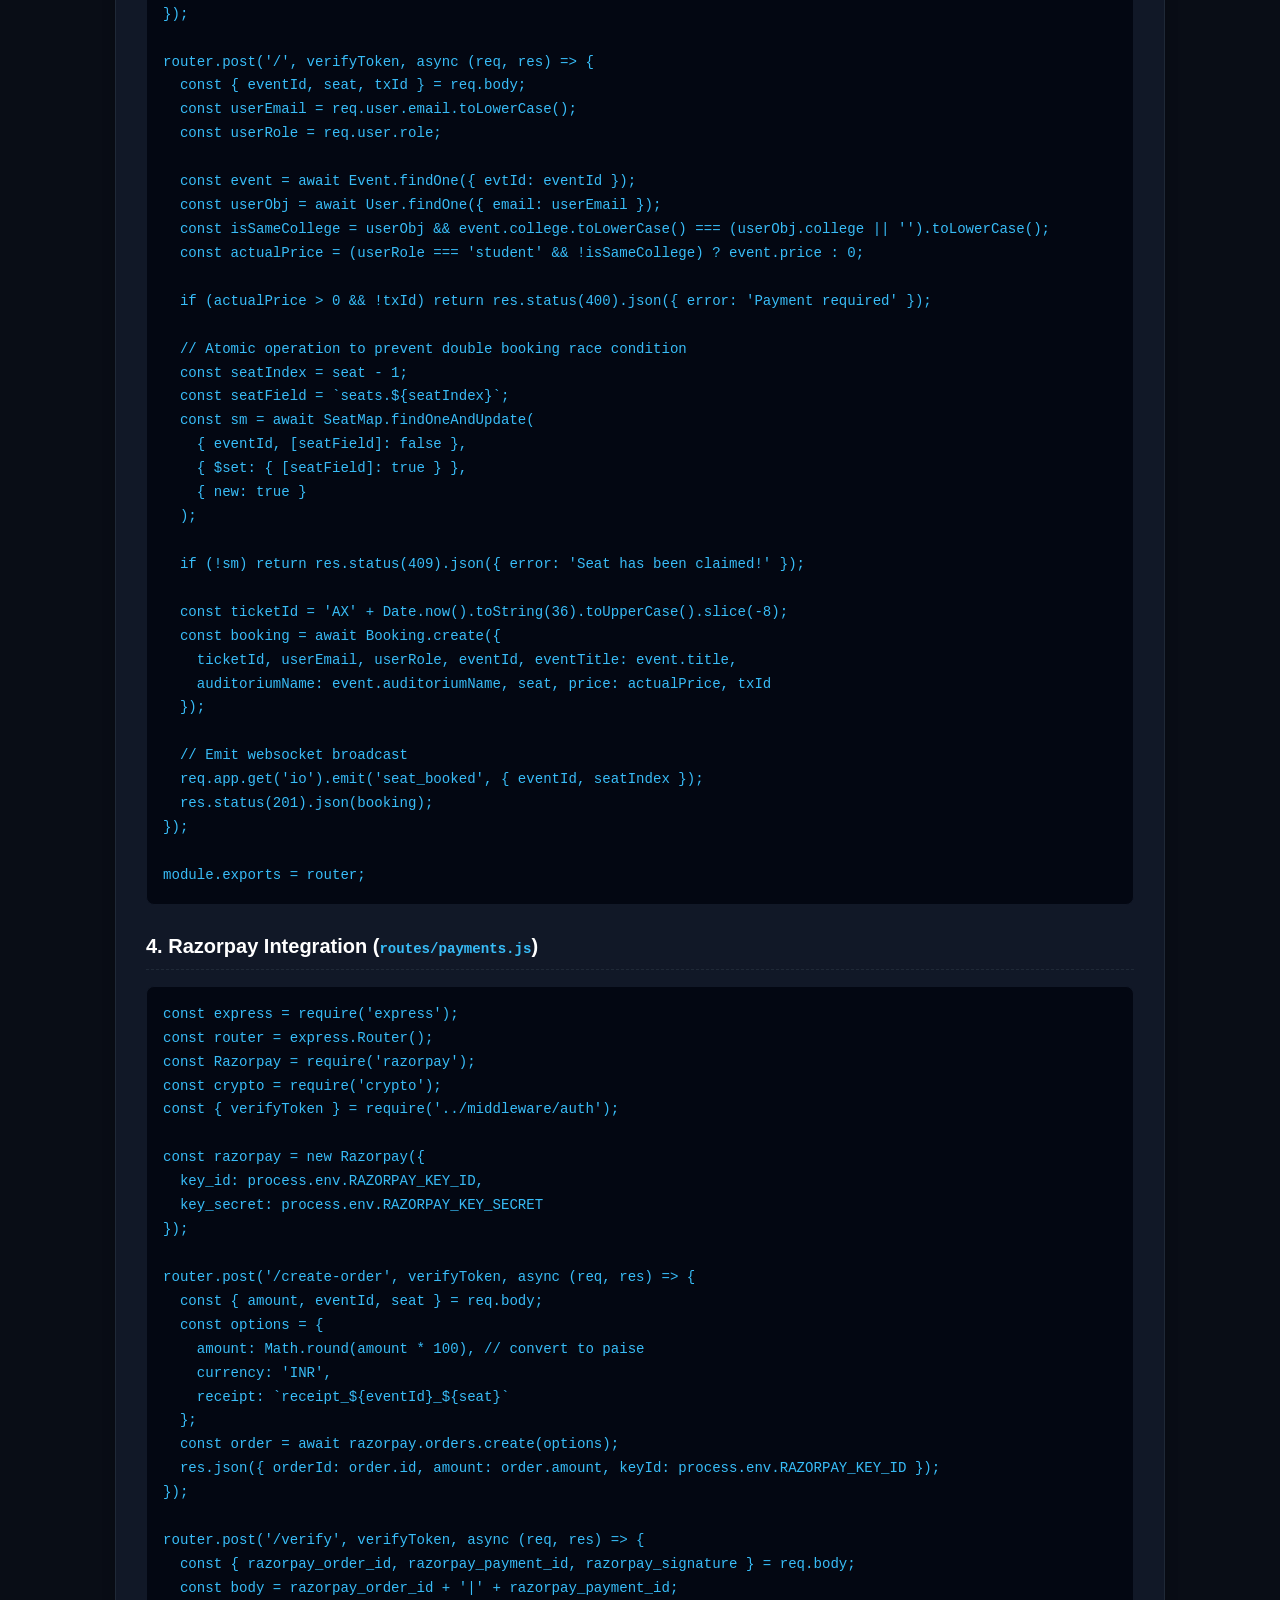
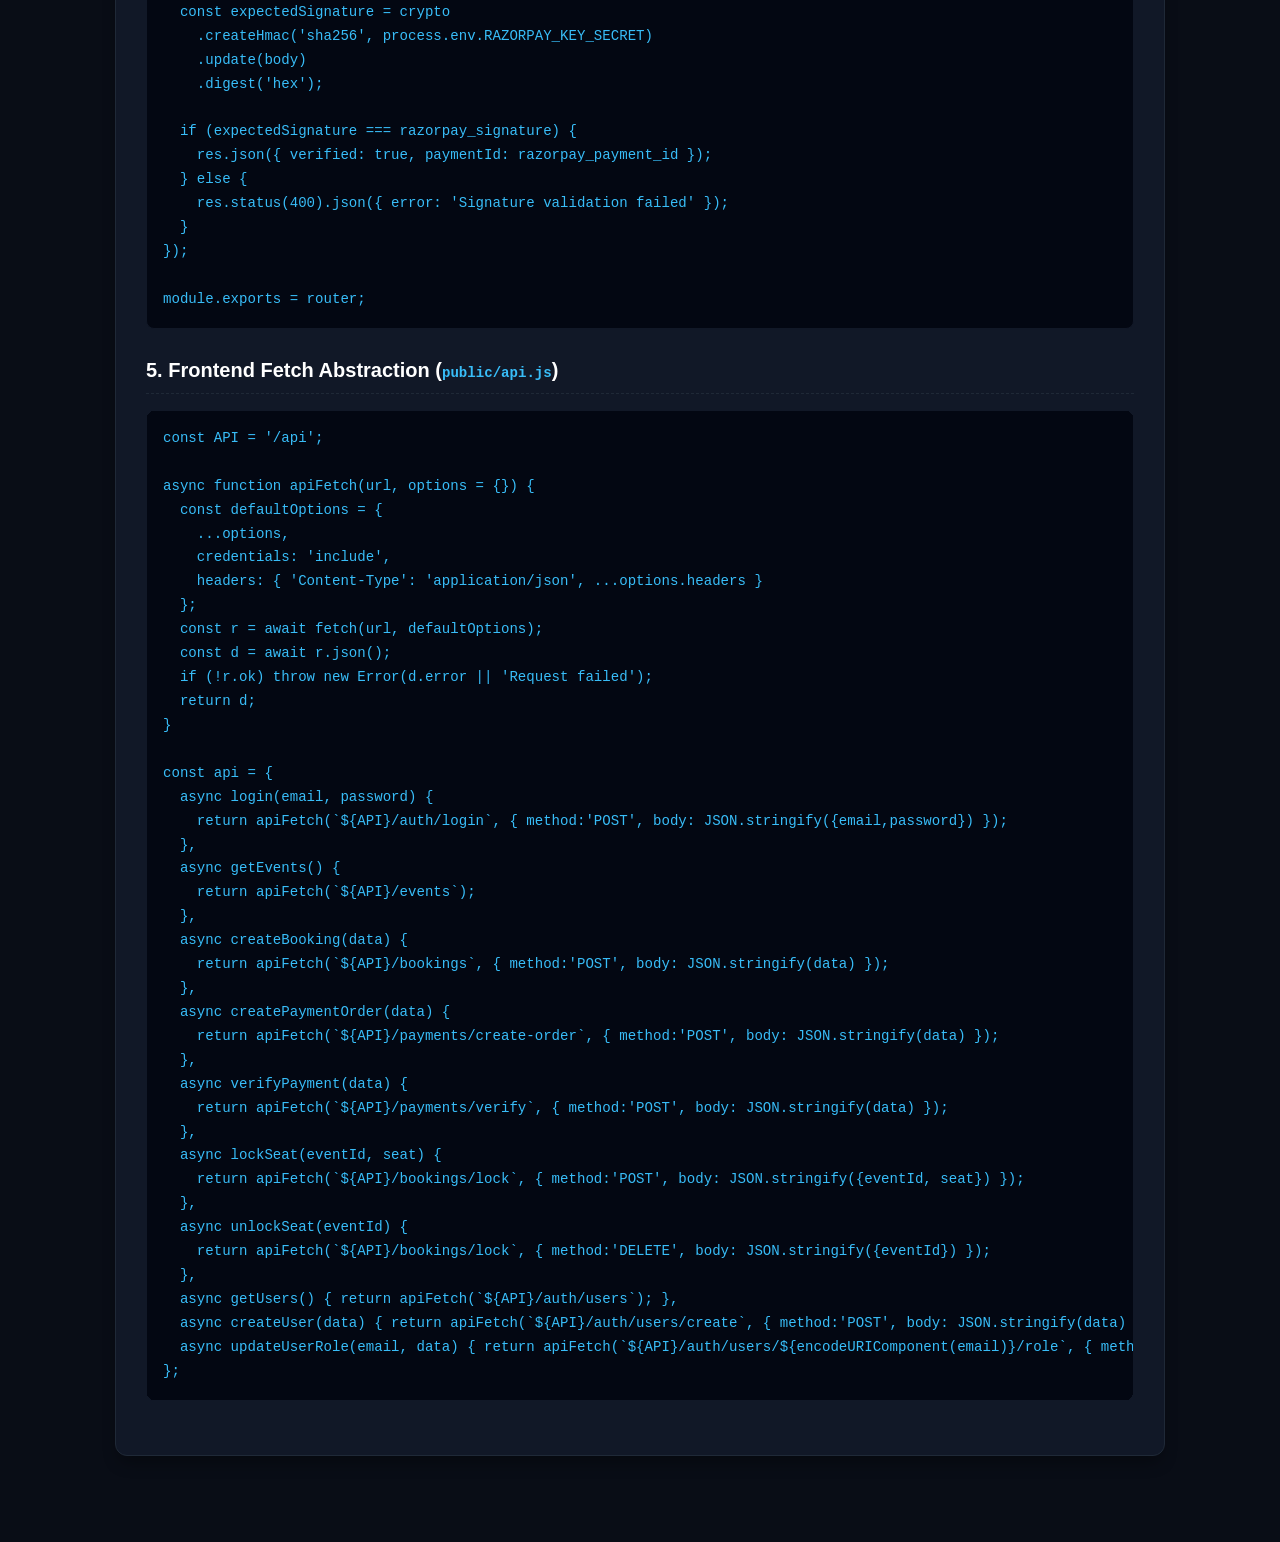
<file: build_blueprint.html>
<!DOCTYPE html>
<html lang="en">
<head>
  <meta charset="UTF-8">
  <meta name="viewport" content="width=device-width, initial-scale=1.0">
  <title>AuditoriaX — Ultimate Project Blueprint & Code Vault</title>
  <style>
    :root {
      --bg: #090d16;
      --card-bg: #111827;
      --text: #f3f4f6;
      --text-muted: #9ca3af;
      --accent: #4f46e5;
      --accent-light: #818cf8;
      --border: #1f2937;
      --green: #10b981;
      --blue: #3b82f6;
      --red: #ef4444;
      --yellow: #f59e0b;
      --radius: 12px;
    }

    * {
      box-sizing: border-box;
      margin: 0;
      padding: 0;
    }

    body {
      font-family: -apple-system, BlinkMacSystemFont, "Segoe UI", Roboto, "Helvetica Neue", Arial, sans-serif;
      background-color: var(--bg);
      color: var(--text);
      line-height: 1.7;
      padding: 50px 30px;
    }

    .container {
      max-width: 1050px;
      margin: 0 auto;
    }

    header {
      border-bottom: 2px solid var(--border);
      padding-bottom: 30px;
      margin-bottom: 40px;
    }

    header h1 {
      font-size: 2.5rem;
      font-weight: 800;
      color: #ffffff;
      margin-bottom: 12px;
      letter-spacing: -0.025em;
    }

    header p {
      font-size: 1.2rem;
      color: var(--text-muted);
    }

    .meta-bar {
      display: flex;
      gap: 20px;
      margin-top: 16px;
      font-size: 0.9rem;
      color: var(--accent-light);
    }

    .btn-print {
      display: block;
      width: fit-content;
      margin: 0 auto 40px auto;
      background: var(--accent);
      color: #ffffff;
      border: none;
      padding: 14px 28px;
      border-radius: 8px;
      font-weight: 700;
      font-size: 1.1rem;
      cursor: pointer;
      box-shadow: 0 4px 12px rgba(79, 70, 229, 0.4);
      transition: all 0.2s;
    }

    .btn-print:hover {
      background: var(--accent-light);
      transform: translateY(-2px);
      box-shadow: 0 6px 16px rgba(79, 70, 229, 0.6);
    }

    .card {
      background: var(--card-bg);
      border: 1px solid var(--border);
      border-radius: var(--radius);
      padding: 30px;
      margin-bottom: 40px;
      box-shadow: 0 10px 15px -3px rgba(0, 0, 0, 0.3);
    }

    h2 {
      font-size: 1.6rem;
      font-weight: 700;
      color: #ffffff;
      margin-bottom: 20px;
      display: flex;
      align-items: center;
      gap: 10px;
      border-left: 4px solid var(--accent-light);
      padding-left: 14px;
    }

    h3 {
      font-size: 1.25rem;
      color: #ffffff;
      margin-top: 24px;
      margin-bottom: 12px;
      border-bottom: 1px dashed var(--border);
      padding-bottom: 6px;
    }

    p, li {
      color: var(--text-muted);
      margin-bottom: 16px;
    }

    ul, ol {
      margin-left: 24px;
      margin-bottom: 20px;
    }

    li {
      margin-bottom: 8px;
    }

    /* Code highlights */
    pre {
      background: #030712;
      border: 1px solid #111827;
      padding: 16px;
      border-radius: 8px;
      overflow-x: auto;
      margin: 16px 0 24px 0;
    }

    code {
      font-family: "Fira Code", ui-monospace, monospace;
      font-size: 0.88rem;
      color: #38bdf8;
    }

    .highlight-box {
      background: rgba(59, 130, 246, 0.1);
      border-left: 4px solid var(--blue);
      padding: 16px;
      border-radius: 0 8px 8px 0;
      margin-bottom: 24px;
    }

    .highlight-box strong {
      color: #ffffff;
      display: block;
      margin-bottom: 6px;
    }

    .prompt-box {
      background: #020617;
      border: 2px dashed #374151;
      padding: 24px;
      border-radius: 8px;
      margin-top: 20px;
    }

    .prompt-box textarea {
      width: 100%;
      height: 300px;
      background: transparent;
      border: none;
      color: #a7f3d0;
      font-family: monospace;
      font-size: 0.88rem;
      resize: vertical;
      outline: none;
    }

    table {
      width: 100%;
      border-collapse: collapse;
      margin: 20px 0;
    }

    th, td {
      padding: 12px 16px;
      text-align: left;
      border-bottom: 1px solid var(--border);
    }

    th {
      background-color: rgba(79, 70, 229, 0.15);
      color: #ffffff;
      font-weight: 600;
    }

    @media print {
      body {
        background-color: #ffffff;
        color: #111827;
        padding: 0;
      }
      .btn-print {
        display: none;
      }
      .card {
        background: #ffffff;
        border: none;
        box-shadow: none;
        padding: 0;
        margin-bottom: 50px;
        page-break-inside: auto;
      }
      h2, h3 {
        color: #000000;
        page-break-after: avoid;
      }
      pre {
        background: #f8fafc;
        border: 1px solid #e2e8f0;
        white-space: pre-wrap;
        word-wrap: break-word;
        page-break-inside: avoid;
      }
      code {
        color: #0f172a;
      }
      p, li {
        color: #374151;
      }
      th {
        background-color: #e5e7eb;
        color: #000000;
      }
      td {
        border-bottom-color: #e5e7eb;
      }
      .prompt-box {
        display: none;
      }
    }
  </style>
</head>
<body>
  <div class="container">
    <header>
      <h1>AuditoriaX — Master Project Blueprint & Source Vault</h1>
      <p>The Comprehensive Reference Blueprint, Implementation Tutorial, and Production Codebase</p>
      <div class="meta-bar">
        <span><strong>Architecture:</strong> Concurrency-Proof Ticketing Core</span>
        <span>·</span>
        <span><strong>Seeding:</strong> Auto-Populated Admin & Scanner Environments</span>
      </div>
    </header>

    <button class="btn-print" onclick="window.print()">🖨️ Export Entire Blueprint & Source Code to PDF</button>

    <!-- CARD 1: ARCHITECTURE OVERVIEW -->
    <div class="card">
      <h2>🛠️ 1. Core Architecture Blueprint</h2>
      <p><strong>AuditoriaX</strong> solves three complex system engineering issues: double-booking race conditions during seat purchases, robust multi-role capabilities, and live camera-based verification at venues.</p>
      
      <h3>Key System Highlights:</h3>
      <ul>
        <li><strong>Atomic Seat Assignment Engine:</strong> By utilizing the MongoDB query operators dynamically, multiple attendees hitting purchase on the same seat at the exact microsecond will never experience collision. One transaction atomically claim-checks the seat, and the subsequent transaction safely aborts.</li>
        <li><strong>Dual Database Handover:</strong> If local MongoDB is missing on the client machine, the server dynamically falls back to an isolated <code>mongodb-memory-server</code> so the app operates seamlessly inside any dev box.</li>
        <li><strong>Time-to-Live Seat Locking:</strong> Users lock seats during payment processing. The locks are held safe for 300 seconds (5 minutes) and are atomically cleared by MongoDB backend sweeps.</li>
      </ul>
    </div>

    <!-- CARD 2: STEP BY STEP HOW TO CREATE IT -->
    <div class="card">
      <h2>🚀 2. Step-by-Step Creation Blueprint</h2>
      <p>To recreate this platform, assemble it following these sequential stages:</p>
      <ol>
        <li><strong>Stage 1:</strong> Prepare project directory, configure <code>package.json</code>, and initialize dependencies.</li>
        <li><strong>Stage 2:</strong> Build the environment configuration parameters (<code>.env</code> file).</li>
        <li><strong>Stage 3:</strong> Configure Mongoose schemas with indexing: <code>User</code>, <code>Auditorium</code>, <code>Event</code>, <code>Booking</code>, <code>SeatMap</code>, and <code>SeatLock</code>.</li>
        <li><strong>Stage 4:</strong> Assemble authentication middleware, implementing JWT verification through secure HTTP-only cookies.</li>
        <li><strong>Stage 5:</strong> Build out target backend routes (API layers).</li>
        <li><strong>Stage 6:</strong> Wire real-time notifications with Socket.io on seat selections and cancellations.</li>
        <li><strong>Stage 7:</strong> Implement the HTML/CSS/JS frontend SPA featuring Canvas/Grid seat map visualizer, PDF exporter, and QR scanner controller.</li>
      </ol>
    </div>

    <!-- CARD 3: THE MASTER PROMPT -->
    <div class="card">
      <h2>🔥 3. Master AI Reproduction Prompt</h2>
      <p>Click inside this box to copy the master prompt for reproducing this exact codebase in another AI context:</p>
      <div class="prompt-box">
        <textarea id="promptArea" readonly onclick="this.select()">"Build a production-grade, real-time Multi-College Auditorium Booking Platform called AuditoriaX using Node.js, Express, MongoDB (with mongodb-memory-server for instant plug-and-play local execution), Socket.io, cookie-based JWT authentication, and a modern vanilla HTML/CSS/JS frontend styled with premium dark-themed aesthetics.

Implement the following critical architectural features:
1. Dynamic Real-Time Seat Visualizer: 
   - An interactive seat map representing seat grids.
   - Real-time seat updates synced across all connected browsers instantly using WebSockets.
   - Seat locking mechanism (SeatLock) with TTL that holds a selected seat for 5 minutes during a payment transaction, then auto-expires.

2. Razorpay Payment Gateway Integration:
   - Route payments for paid events through Razorpay.
   - Server-side order generation and cryptographic payment verification (HMAC SHA256 signatures).
   - Intelligent pricing engine: external college attendees pay the ticket price, while internal college attendees/students get 100% discount.

3. Enterprise Role-Based Access Control (RBAC):
   - 5 roles: Student, Teacher, Scanner, Pseudo Admin, Super Admin.
   - High-fidelity granular features: Super Admin can configure dynamic boolean permission toggles (e.g. createEvents, deleteEvents, scanTickets, manageUsers, viewAnalytics).
   - Master auth middleware guarding backend REST routes against spoofing.

4. PDF Generator & Outbound Mailer:
   - Users can download their booking confirmations as clean PDF passes using html2pdf.js.
   - Embed a unique QR code on the PDF.

5. In-App QR Scanner:
   - Full HTML5-based live camera scanner using WebRTC for check-in agents to scan tickets, confirm valid passes, mark entries, and register attendance in the database."</textarea>
      </div>
    </div>

    <!-- CARD 4: THE MASTER CODE VAULT -->
    <div class="card" style="page-break-before: always;">
      <h2>📁 4. The Master Code Vault</h2>
      <p>Below is the complete, working production code of all core architectural files, ready to copy and run:</p>

      <!-- SERVER.JS -->
      <h3>1. Server Entrypoint (<code>server.js</code>)</h3>
      <pre><code>require('dotenv').config();
const express = require('express');
const mongoose = require('mongoose');
const cors = require('cors');
const cookieParser = require('cookie-parser');
const helmet = require('helmet');
const path = require('path');
const http = require('http');
const { Server } = require('socket.io');

const authRoutes = require('./routes/auth');
const auditoriumRoutes = require('./routes/auditoriums');
const eventRoutes = require('./routes/events');
const bookingRoutes = require('./routes/bookings');
const paymentRoutes = require('./routes/payments');

const compression = require('compression');
const rateLimit = require('express-rate-limit');

const app = express();
const server = http.createServer(app);
const io = new Server(server, { cors: { origin: true, credentials: true } });
app.set('io', io);

app.use(compression());
app.use(helmet({ contentSecurityPolicy: false }));

const limiter = rateLimit({
  windowMs: 15 * 60 * 1000,
  max: 1000,
  message: { error: 'Too many requests' }
});
app.use('/api/', limiter);

app.use(cors({ origin: true, credentials: true }));
app.use(express.json());
app.use(cookieParser());

app.use('/api/auth', authRoutes);
app.use('/api/auditoriums', auditoriumRoutes);
app.use('/api/events', eventRoutes);
app.use('/api/bookings', bookingRoutes);
app.use('/api/payments', paymentRoutes);
app.use(express.static(path.join(__dirname, 'public')));

app.get('*', (req, res) => {
  res.sendFile(path.join(__dirname, 'public', 'index.html'));
});

const PORT = process.env.PORT || 3000;
const MONGO_URI = process.env.MONGO_URI || 'mongodb://127.0.0.1:27017/auditoriax';

async function startServer() {
  let uri = MONGO_URI;
  try {
    await mongoose.connect(uri, { serverSelectionTimeoutMS: 3000 });
    console.log('✅ Connected to local MongoDB');
  } catch (err) {
    console.log('⚠️ Local MongoDB missing, launching mongodb-memory-server...');
    const { MongoMemoryServer } = require('mongodb-memory-server');
    const mongod = await MongoMemoryServer.create();
    uri = mongod.getUri();
    await mongoose.connect(uri);
    console.log('✅ In-Memory MongoDB connected!');
  }

  // Seed default admin accounts
  const User = require('./models/User');
  const bcrypt = require('bcryptjs');
  const hashedPw = await bcrypt.hash('password123', 10);
  const defaultPerms = {
    admin: { createEvents: true, deleteEvents: true, viewBookings: true, cancelBookings: true, addAuditoriums: true, deleteAuditoriums: true, scanTickets: true, viewAnalytics: true, manageUsers: true },
    pseudo_admin: { createEvents: true, deleteEvents: false, viewBookings: true, cancelBookings: false, addAuditoriums: true, deleteAuditoriums: false, scanTickets: true, viewAnalytics: false, manageUsers: true }
  };
  if (!(await User.findOne({ email: 'admin@auditoria.x' }))) {
    await User.create({ email: 'admin@auditoria.x', password: hashedPw, role: 'admin', college: 'System', permissions: defaultPerms.admin });
  }

  server.listen(PORT, () => {
    console.log(`🚀 AuditoriaX server running at http://localhost:${PORT}`);
  });
}
startServer();</code></pre>

      <!-- AUTH.JS -->
      <h3>2. RBAC Authentication Router (<code>routes/auth.js</code>)</h3>
      <pre><code>const express = require('express');
const router = express.Router();
const bcrypt = require('bcryptjs');
const jwt = require('jsonwebtoken');
const xss = require('xss');
const User = require('../models/User');
const { verifyToken, verifyAdmin } = require('../middleware/auth');

const MASTER_ADMINS = ['admin@system.com', 'admin@auditoria.x'];

router.post('/login', async (req, res) => {
  try {
    const { email, password } = req.body;
    const emailLower = email.trim().toLowerCase();
    const user = await User.findOne({ email: emailLower });
    if (!user || !(await bcrypt.compare(password, user.password))) {
      return res.status(401).json({ error: 'Invalid credentials' });
    }
    const token = jwt.sign(
      { id: user._id, email: user.email, role: user.role },
      process.env.JWT_SECRET,
      { expiresIn: '7d' }
    );
    res.cookie('token', token, { httpOnly: true, maxAge: 7 * 24 * 60 * 60 * 1000 });
    res.json({ email: user.email, role: user.role, college: user.college, permissions: user.permissions });
  } catch (err) {
    res.status(500).json({ error: 'Server error' });
  }
});

// Admin User Management routes
router.get('/users', verifyAdmin, async (req, res) => {
  const users = await User.find({}, '-password');
  res.json(users);
});

router.post('/users/create', verifyAdmin, async (req, res) => {
  const { email, password, role, college, permissions } = req.body;
  const hash = await bcrypt.hash(password, 10);
  const user = await User.create({ email, password: hash, role, college, permissions });
  res.json(user);
});

router.put('/users/:email/role', verifyAdmin, async (req, res) => {
  const user = await User.findOne({ email: req.params.email });
  if (!user) return res.status(404).json({ error: 'Not found' });
  if (req.body.role) user.role = req.body.role;
  if (req.body.permissions) user.permissions = req.body.permissions;
  await user.save();
  res.json(user);
});

router.delete('/users/:email', verifyAdmin, async (req, res) => {
  await User.deleteOne({ email: req.params.email });
  res.json({ message: 'Deleted' });
});

module.exports = router;</code></pre>

      <!-- BOOKINGS.JS -->
      <h3>3. Atomic Transaction Booking Engine (<code>routes/bookings.js</code>)</h3>
      <pre><code>const express = require('express');
const router = express.Router();
const Booking = require('../models/Booking');
const SeatMap = require('../models/SeatMap');
const SeatLock = require('../models/SeatLock');
const Event = require('../models/Event');
const User = require('../models/User');
const { verifyToken, verifyAdmin, verifyRoles } = require('../middleware/auth');

router.post('/lock', verifyToken, async (req, res) => {
  const { eventId, seat } = req.body;
  const userEmail = req.user.email.toLowerCase();
  
  // Double-booking check on permanents
  const sm = await SeatMap.findOne({ eventId });
  if (sm && sm.seats[seat - 1] === true) {
    return res.status(409).json({ error: 'Already booked' });
  }

  await SeatLock.deleteOne({ eventId, userEmail });
  try {
    await SeatLock.create({ eventId, seat, userEmail });
    res.json({ locked: true, seat });
  } catch (err) {
    res.status(409).json({ error: 'Seat locked by another user' });
  }
});

router.post('/', verifyToken, async (req, res) => {
  const { eventId, seat, txId } = req.body;
  const userEmail = req.user.email.toLowerCase();
  const userRole = req.user.role;

  const event = await Event.findOne({ evtId: eventId });
  const userObj = await User.findOne({ email: userEmail });
  const isSameCollege = userObj && event.college.toLowerCase() === (userObj.college || '').toLowerCase();
  const actualPrice = (userRole === 'student' && !isSameCollege) ? event.price : 0;

  if (actualPrice > 0 && !txId) return res.status(400).json({ error: 'Payment required' });

  // Atomic operation to prevent double booking race condition
  const seatIndex = seat - 1;
  const seatField = `seats.${seatIndex}`;
  const sm = await SeatMap.findOneAndUpdate(
    { eventId, [seatField]: false },
    { $set: { [seatField]: true } },
    { new: true }
  );

  if (!sm) return res.status(409).json({ error: 'Seat has been claimed!' });

  const ticketId = 'AX' + Date.now().toString(36).toUpperCase().slice(-8);
  const booking = await Booking.create({
    ticketId, userEmail, userRole, eventId, eventTitle: event.title,
    auditoriumName: event.auditoriumName, seat, price: actualPrice, txId
  });

  // Emit websocket broadcast
  req.app.get('io').emit('seat_booked', { eventId, seatIndex });
  res.status(201).json(booking);
});

module.exports = router;</code></pre>

      <!-- PAYMENTS.JS -->
      <h3>4. Razorpay Integration (<code>routes/payments.js</code>)</h3>
      <pre><code>const express = require('express');
const router = express.Router();
const Razorpay = require('razorpay');
const crypto = require('crypto');
const { verifyToken } = require('../middleware/auth');

const razorpay = new Razorpay({
  key_id: process.env.RAZORPAY_KEY_ID,
  key_secret: process.env.RAZORPAY_KEY_SECRET
});

router.post('/create-order', verifyToken, async (req, res) => {
  const { amount, eventId, seat } = req.body;
  const options = {
    amount: Math.round(amount * 100), // convert to paise
    currency: 'INR',
    receipt: `receipt_${eventId}_${seat}`
  };
  const order = await razorpay.orders.create(options);
  res.json({ orderId: order.id, amount: order.amount, keyId: process.env.RAZORPAY_KEY_ID });
});

router.post('/verify', verifyToken, async (req, res) => {
  const { razorpay_order_id, razorpay_payment_id, razorpay_signature } = req.body;
  const body = razorpay_order_id + '|' + razorpay_payment_id;
  const expectedSignature = crypto
    .createHmac('sha256', process.env.RAZORPAY_KEY_SECRET)
    .update(body)
    .digest('hex');

  if (expectedSignature === razorpay_signature) {
    res.json({ verified: true, paymentId: razorpay_payment_id });
  } else {
    res.status(400).json({ error: 'Signature validation failed' });
  }
});

module.exports = router;</code></pre>

      <!-- API.JS -->
      <h3>5. Frontend Fetch Abstraction (<code>public/api.js</code>)</h3>
      <pre><code>const API = '/api';

async function apiFetch(url, options = {}) {
  const defaultOptions = {
    ...options,
    credentials: 'include',
    headers: { 'Content-Type': 'application/json', ...options.headers }
  };
  const r = await fetch(url, defaultOptions);
  const d = await r.json();
  if (!r.ok) throw new Error(d.error || 'Request failed');
  return d;
}

const api = {
  async login(email, password) {
    return apiFetch(`${API}/auth/login`, { method:'POST', body: JSON.stringify({email,password}) });
  },
  async getEvents() {
    return apiFetch(`${API}/events`);
  },
  async createBooking(data) {
    return apiFetch(`${API}/bookings`, { method:'POST', body: JSON.stringify(data) });
  },
  async createPaymentOrder(data) {
    return apiFetch(`${API}/payments/create-order`, { method:'POST', body: JSON.stringify(data) });
  },
  async verifyPayment(data) {
    return apiFetch(`${API}/payments/verify`, { method:'POST', body: JSON.stringify(data) });
  },
  async lockSeat(eventId, seat) {
    return apiFetch(`${API}/bookings/lock`, { method:'POST', body: JSON.stringify({eventId, seat}) });
  },
  async unlockSeat(eventId) {
    return apiFetch(`${API}/bookings/lock`, { method:'DELETE', body: JSON.stringify({eventId}) });
  },
  async getUsers() { return apiFetch(`${API}/auth/users`); },
  async createUser(data) { return apiFetch(`${API}/auth/users/create`, { method:'POST', body: JSON.stringify(data) }); },
  async updateUserRole(email, data) { return apiFetch(`${API}/auth/users/${encodeURIComponent(email)}/role`, { method:'PUT', body: JSON.stringify(data) }); }
};</code></pre>
    </div>
  </div>
</body>
</html>
</file>
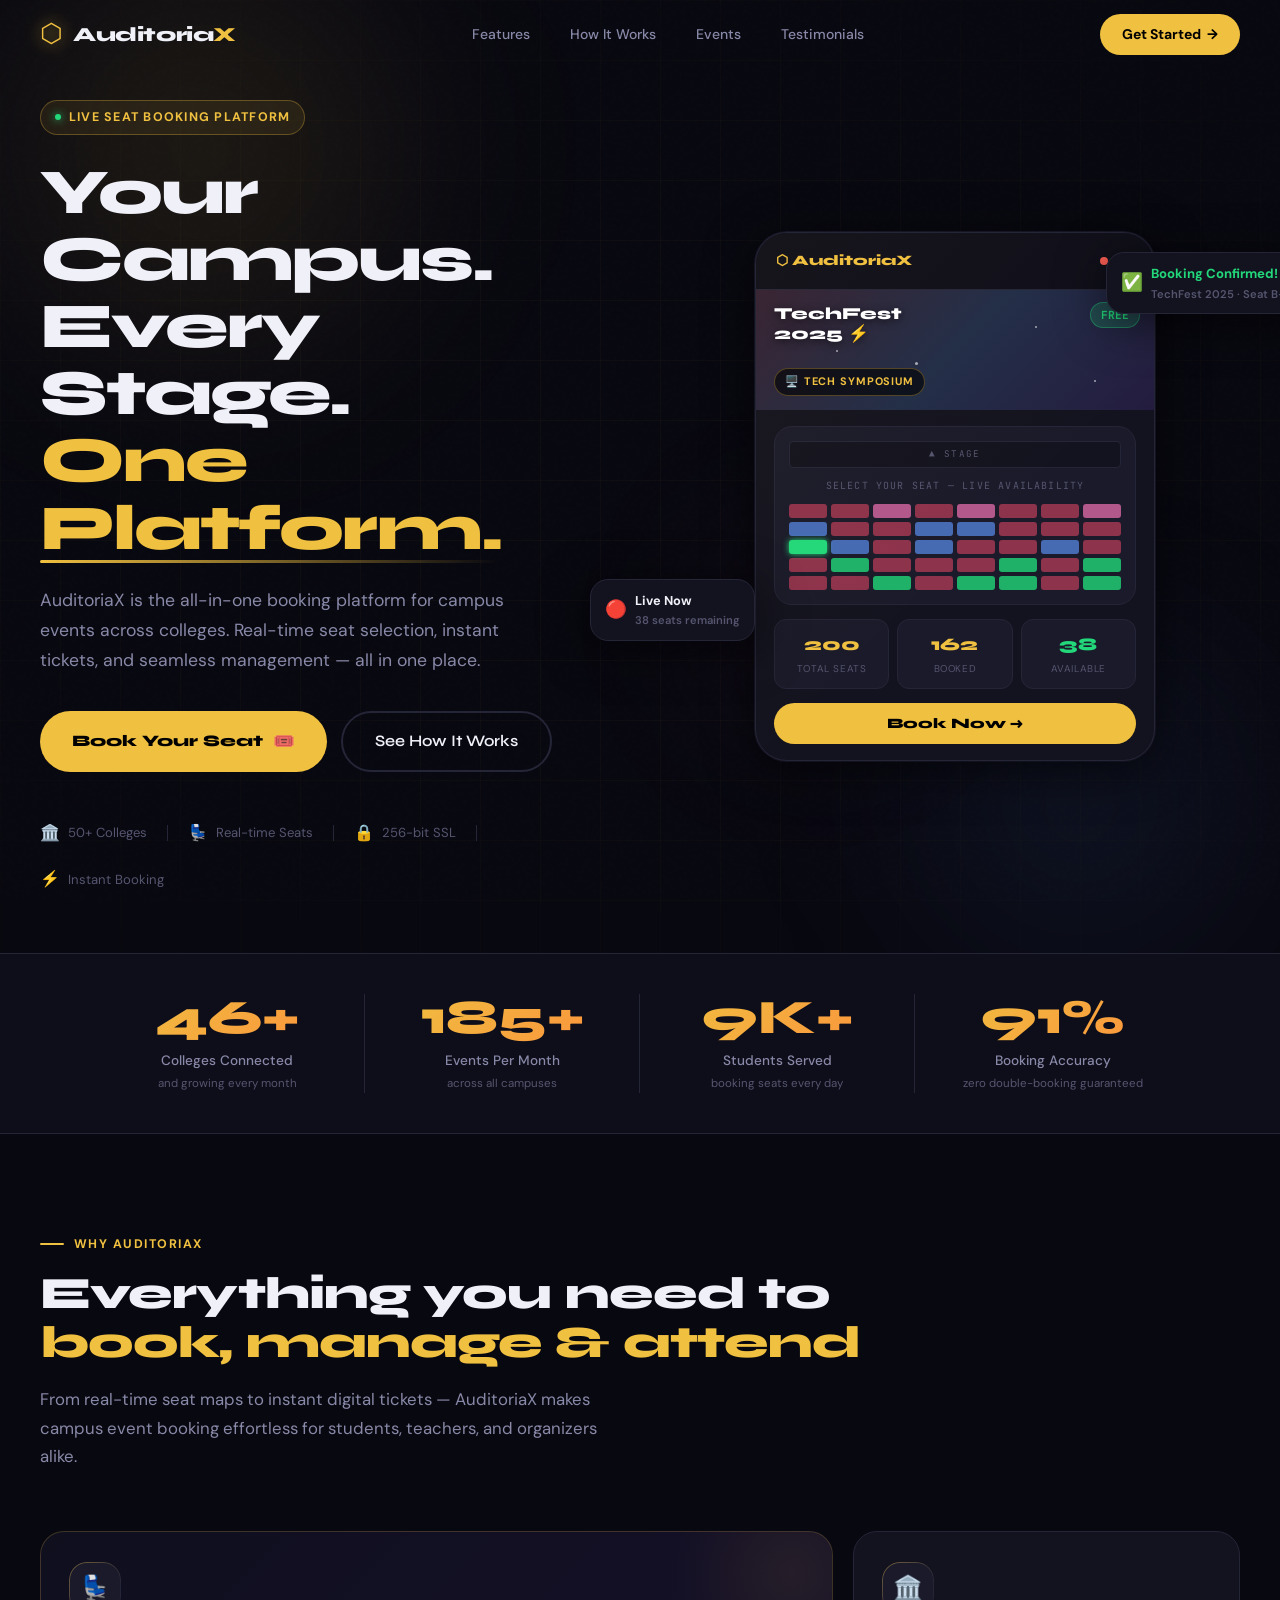
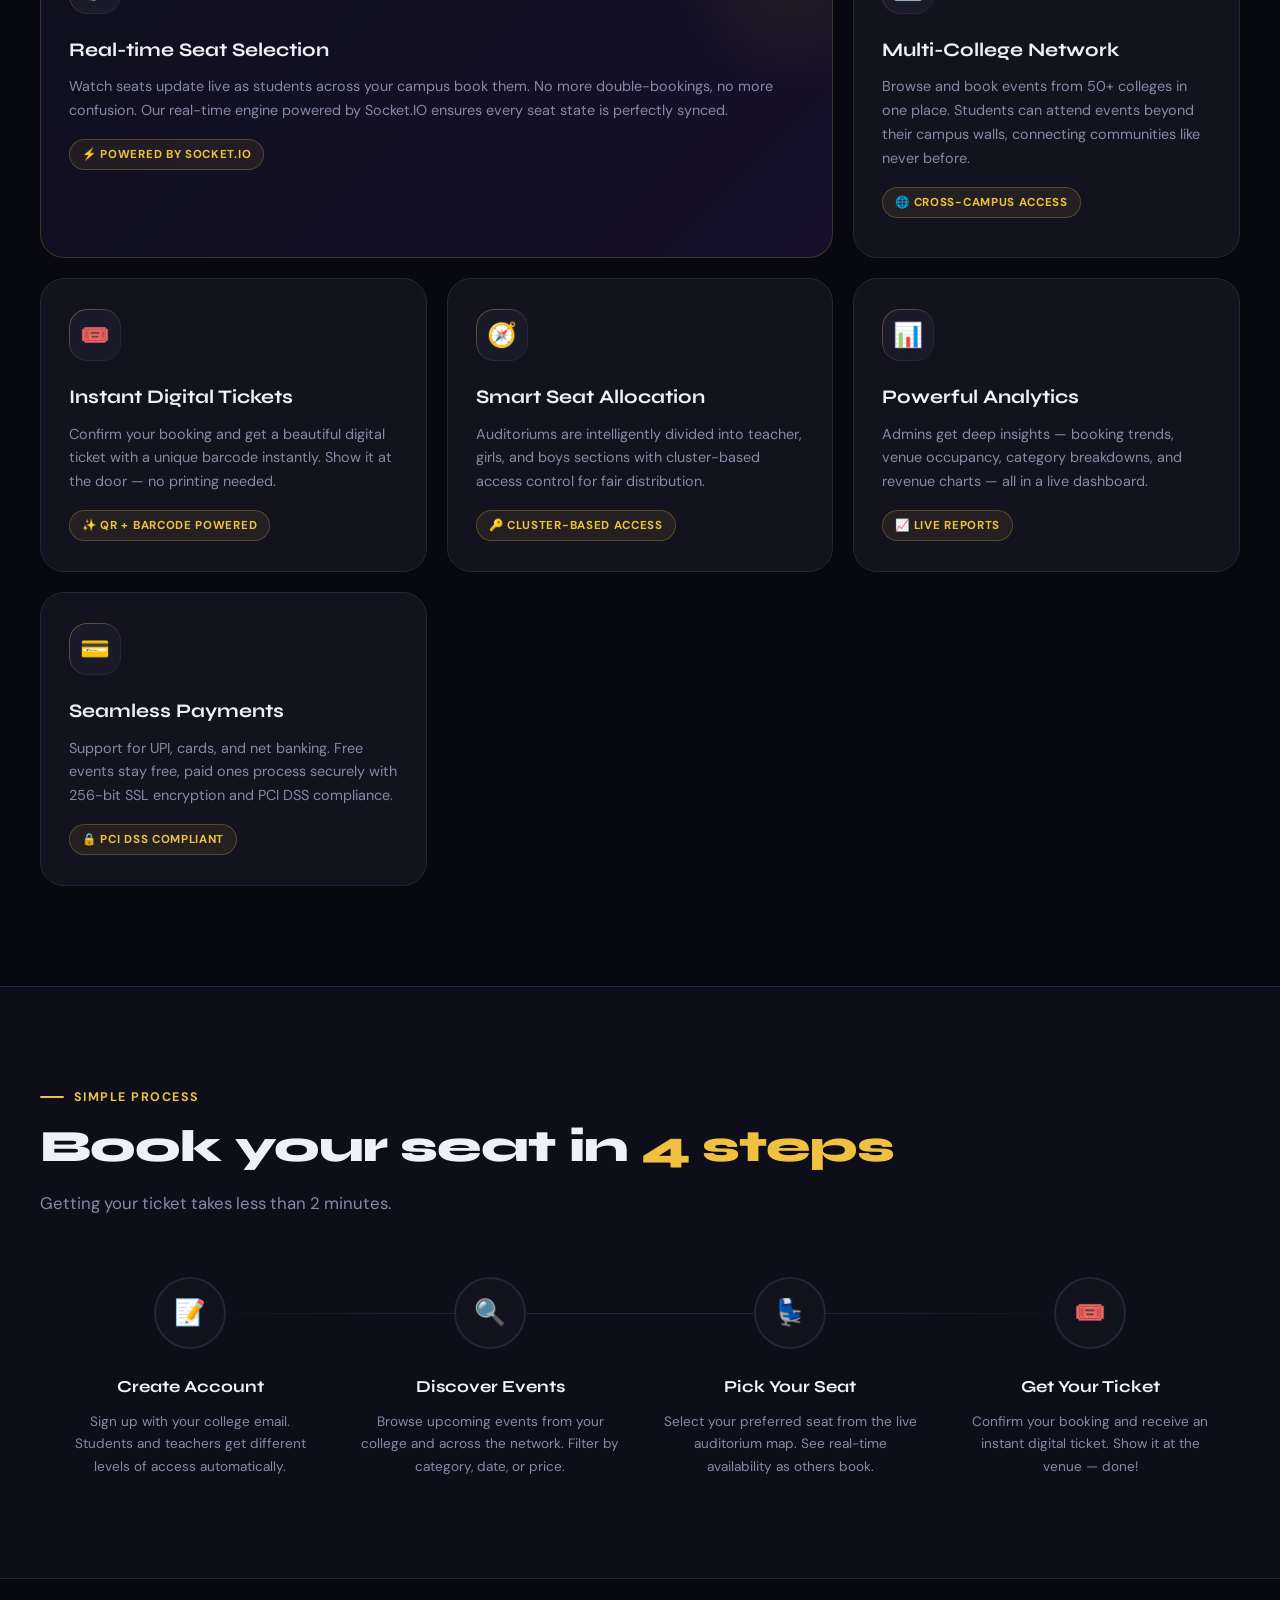
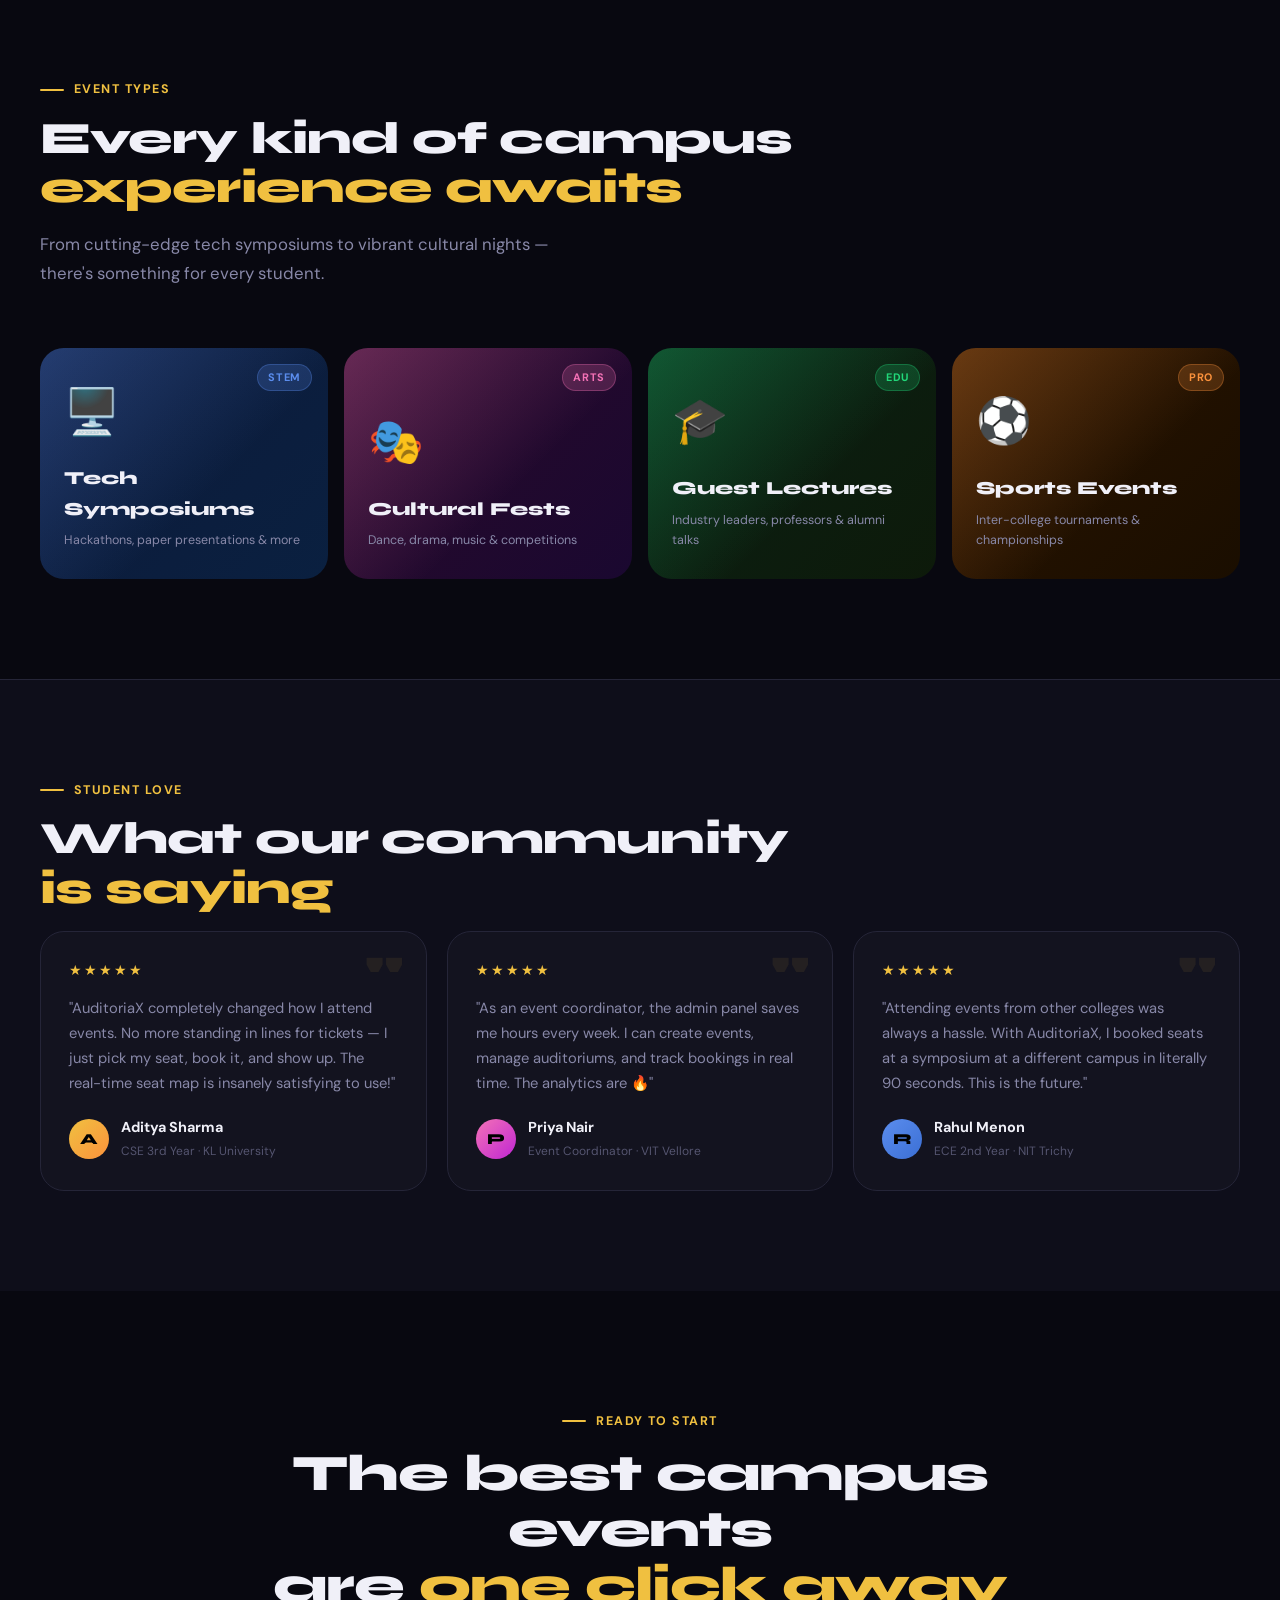
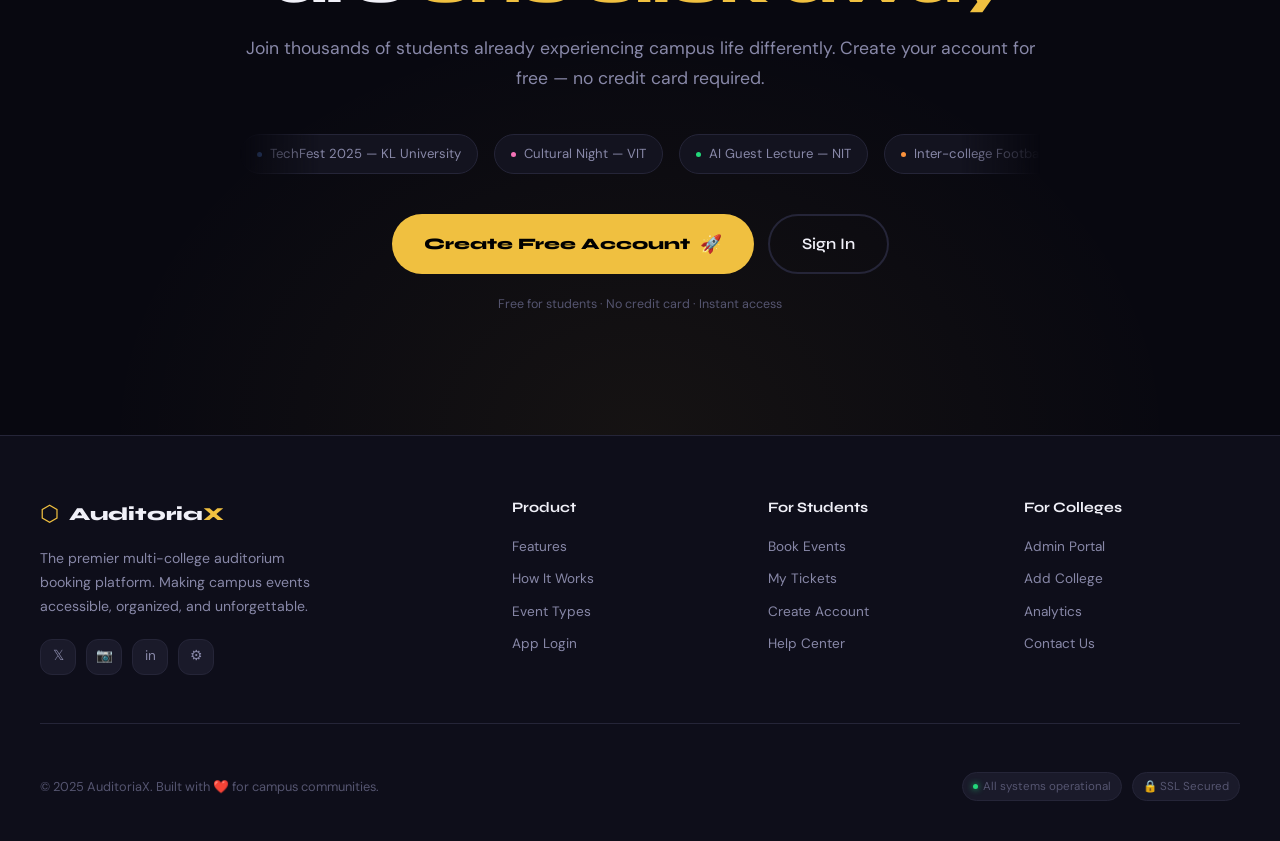
<file: public/landing.html>
<!DOCTYPE html>
<html lang="en">
<head>
  <meta charset="UTF-8" />
  <meta name="viewport" content="width=device-width, initial-scale=1.0" />
  <title>AuditoriaX — Book. Experience. Connect.</title>
  <meta name="description" content="AuditoriaX is the premier multi-college auditorium booking platform. Book seats for symposiums, cultural fests, guest lectures, and more — with real-time seat selection across 50+ colleges." />
  <meta name="keywords" content="auditorium booking, college events, campus events, seat booking, symposium, cultural fest, guest lecture" />
  <!-- Fonts -->
  <link rel="preconnect" href="https://fonts.googleapis.com" />
  <link rel="preconnect" href="https://fonts.gstatic.com" crossorigin />
  <link href="https://fonts.googleapis.com/css2?family=Syne:wght@400;600;700;800&family=DM+Sans:ital,wght@0,300;0,400;0,500;0,600;1,400&family=JetBrains+Mono:wght@400;600&display=swap" rel="stylesheet" />
  <style>
    /* ============================================================
       AUDITORIAX LANDING PAGE — Premium Dark Design
    ============================================================ */
    :root {
      --bg:       #080810;
      --surface:  #0e0e1a;
      --card:     #13131f;
      --raised:   #1a1a2a;
      --border:   #252538;
      --border-l: #1c1c2e;
      --gold:     #f0c040;
      --gold-g:   rgba(240,192,64,0.18);
      --gold-d:   rgba(240,192,64,0.08);
      --green:    #22d87a;
      --blue:     #5b8dee;
      --pink:     #f472b6;
      --orange:   #fb923c;
      --red:      #ff4d6d;
      --t1: #f0f0f8;
      --t2: #8888a8;
      --t3: #555570;
      --r-sm: 8px;
      --r-md: 12px;
      --r-lg: 18px;
      --r-xl: 24px;
      --r-2xl: 32px;
      --r-full: 9999px;
      --shadow: 0 8px 48px rgba(0,0,0,0.6);
      --glow:   0 0 40px var(--gold-g);
      --ff-display: 'Syne', sans-serif;
      --ff-body:    'DM Sans', sans-serif;
      --ff-mono:    'JetBrains Mono', monospace;
      --ease: cubic-bezier(0.4, 0, 0.2, 1);
      --spring: cubic-bezier(0.34, 1.56, 0.64, 1);
    }
    *, *::before, *::after { box-sizing: border-box; margin: 0; padding: 0; }
    html { scroll-behavior: smooth; }
    body {
      font-family: var(--ff-body);
      background: var(--bg);
      color: var(--t1);
      min-height: 100vh;
      overflow-x: hidden;
      line-height: 1.65;
    }
    /* ── Noise ── */
    body::before {
      content: '';
      position: fixed; inset: 0; z-index: 0; pointer-events: none;
      background-image: url("data:image/svg+xml,%3Csvg viewBox='0 0 256 256' xmlns='http://www.w3.org/2000/svg'%3E%3Cfilter id='n'%3E%3CfeTurbulence type='fractalNoise' baseFrequency='0.9' numOctaves='4' stitchTiles='stitch'/%3E%3C/filter%3E%3Crect width='100%25' height='100%25' filter='url(%23n)' opacity='0.04'/%3E%3C/svg%3E");
      opacity: 0.3;
    }
    /* ── Scrollbar ── */
    ::-webkit-scrollbar { width: 5px; }
    ::-webkit-scrollbar-track { background: var(--bg); }
    ::-webkit-scrollbar-thumb { background: var(--border); border-radius: 3px; }
    /* ─────────────────────────────────────────
       NAV
    ───────────────────────────────────────── */
    nav#lp-nav {
      position: fixed; top: 0; left: 0; right: 0; z-index: 900;
      padding: 0 40px;
      height: 70px;
      display: flex; align-items: center; justify-content: space-between;
      transition: background 0.4s var(--ease), border-color 0.4s var(--ease), backdrop-filter 0.4s;
      border-bottom: 1px solid transparent;
    }
    nav#lp-nav.scrolled {
      background: rgba(8, 8, 16, 0.88);
      backdrop-filter: blur(20px);
      border-bottom-color: var(--border);
    }
    .nav-logo {
      display: flex; align-items: center; gap: 10px;
      text-decoration: none; user-select: none;
    }
    .nav-logo-hex {
      font-size: 1.6rem; color: var(--gold);
      filter: drop-shadow(0 0 8px var(--gold));
      animation: hexPulse 3s ease-in-out infinite;
    }
    @keyframes hexPulse {
      0%,100% { filter: drop-shadow(0 0 8px rgba(240,192,64,0.6)); }
      50% { filter: drop-shadow(0 0 18px rgba(240,192,64,1)); }
    }
    .nav-logo-text {
      font-family: var(--ff-display); font-weight: 800; font-size: 1.25rem;
      color: var(--t1); letter-spacing: -0.02em;
    }
    .nav-logo-text span { color: var(--gold); }
    .nav-links { display: flex; align-items: center; gap: 8px; }
    .nav-link {
      padding: 8px 16px; border-radius: var(--r-full);
      color: var(--t2); font-size: 0.875rem; font-weight: 500;
      text-decoration: none; transition: color 0.2s, background 0.2s;
    }
    .nav-link:hover { color: var(--t1); background: var(--raised); }
    .nav-cta {
      padding: 9px 22px; border-radius: var(--r-full);
      background: var(--gold); color: #000;
      font-weight: 700; font-size: 0.875rem;
      text-decoration: none; transition: 0.25s var(--spring);
      display: flex; align-items: center; gap: 6px;
    }
    .nav-cta:hover { background: #ffd060; transform: translateY(-2px); box-shadow: 0 6px 24px var(--gold-g); }
    .nav-mobile-toggle { display: none; background: none; border: none; cursor: pointer; padding: 8px; }
    .nav-mobile-toggle span { display: block; width: 22px; height: 2px; background: var(--t1); margin: 5px 0; border-radius: 2px; transition: 0.3s; }
    /* ─────────────────────────────────────────
       HERO
    ───────────────────────────────────────── */
    #hero {
      min-height: 100vh;
      display: flex; align-items: center;
      padding: 100px 40px 60px;
      position: relative; overflow: hidden;
    }
    /* animated gradient orbs */
    .orb {
      position: absolute; border-radius: 50%;
      pointer-events: none; filter: blur(80px); opacity: 0;
      animation: orbFloat 8s ease-in-out infinite;
    }
    .orb-1 {
      width: 600px; height: 600px;
      background: radial-gradient(circle, rgba(240,192,64,0.12) 0%, transparent 70%);
      top: -150px; left: -100px;
      animation-delay: 0s; opacity: 1;
    }
    .orb-2 {
      width: 500px; height: 500px;
      background: radial-gradient(circle, rgba(91,141,238,0.1) 0%, transparent 70%);
      bottom: -100px; right: -50px;
      animation-delay: -3s; opacity: 1;
    }
    .orb-3 {
      width: 300px; height: 300px;
      background: radial-gradient(circle, rgba(244,114,182,0.08) 0%, transparent 70%);
      top: 50%; right: 25%;
      animation-delay: -6s; opacity: 1;
    }
    @keyframes orbFloat {
      0%, 100% { transform: translate(0, 0) scale(1); }
      33% { transform: translate(30px, -30px) scale(1.05); }
      66% { transform: translate(-20px, 20px) scale(0.95); }
    }
    /* Grid lines bg */
    .hero-grid {
      position: absolute; inset: 0; pointer-events: none;
      background-image:
        linear-gradient(rgba(240,192,64,0.03) 1px, transparent 1px),
        linear-gradient(90deg, rgba(240,192,64,0.03) 1px, transparent 1px);
      background-size: 60px 60px;
      mask-image: radial-gradient(ellipse 80% 70% at 50% 50%, black 40%, transparent 100%);
    }
    .hero-inner {
      position: relative; z-index: 1;
      max-width: 1280px; margin: 0 auto; width: 100%;
      display: grid; grid-template-columns: 1fr 1fr;
      gap: 60px; align-items: center;
    }
    .hero-badge {
      display: inline-flex; align-items: center; gap: 8px;
      padding: 6px 14px; border-radius: var(--r-full);
      background: var(--gold-d); border: 1px solid rgba(240,192,64,0.3);
      font-size: 0.78rem; font-weight: 700; color: var(--gold);
      text-transform: uppercase; letter-spacing: 0.1em;
      margin-bottom: 24px;
      animation: fadeInUp 0.8s var(--ease) both;
    }
    .hero-badge-dot {
      width: 6px; height: 6px; border-radius: 50%;
      background: var(--green); box-shadow: 0 0 8px var(--green);
      animation: blink 2s ease infinite;
    }
    @keyframes blink { 0%,100%{opacity:1} 50%{opacity:0.3} }
    .hero-title {
      font-family: var(--ff-display);
      font-size: clamp(2.8rem, 5vw, 5rem);
      font-weight: 800; line-height: 1.05;
      letter-spacing: -0.03em;
      margin-bottom: 24px;
      animation: fadeInUp 0.8s var(--ease) 0.1s both;
    }
    .hero-title .line-accent { color: var(--gold); position: relative; }
    .hero-title .line-accent::after {
      content: '';
      position: absolute; bottom: 4px; left: 0; right: 0; height: 3px;
      background: linear-gradient(90deg, var(--gold), transparent);
      border-radius: 2px;
    }
    .hero-desc {
      font-size: 1.1rem; color: var(--t2); line-height: 1.7;
      max-width: 520px; margin-bottom: 36px;
      animation: fadeInUp 0.8s var(--ease) 0.2s both;
    }
    .hero-actions {
      display: flex; gap: 14px; flex-wrap: wrap; margin-bottom: 48px;
      animation: fadeInUp 0.8s var(--ease) 0.3s both;
    }
    .btn-hero-primary {
      display: inline-flex; align-items: center; gap: 10px;
      padding: 15px 32px; border-radius: var(--r-full);
      background: var(--gold); color: #000; font-weight: 800;
      font-size: 1rem; font-family: var(--ff-display);
      text-decoration: none; border: none; cursor: pointer;
      transition: 0.3s var(--spring);
    }
    .btn-hero-primary:hover { background: #ffd060; transform: translateY(-3px); box-shadow: 0 10px 40px var(--gold-g); }
    .btn-hero-primary .btn-icon { font-size: 1.1rem; transition: transform 0.3s; }
    .btn-hero-primary:hover .btn-icon { transform: translateX(4px); }
    .btn-hero-outline {
      display: inline-flex; align-items: center; gap: 10px;
      padding: 15px 32px; border-radius: var(--r-full);
      background: transparent; color: var(--t1); font-weight: 600;
      font-size: 1rem; font-family: var(--ff-display);
      text-decoration: none; border: 2px solid var(--border);
      cursor: pointer; transition: 0.3s var(--ease);
    }
    .btn-hero-outline:hover { border-color: var(--gold); color: var(--gold); background: var(--gold-d); }
    /* Trust badges */
    .hero-trust {
      display: flex; align-items: center; gap: 20px; flex-wrap: wrap;
      animation: fadeInUp 0.8s var(--ease) 0.4s both;
    }
    .trust-item {
      display: flex; align-items: center; gap: 8px;
      font-size: 0.82rem; color: var(--t3);
    }
    .trust-icon { font-size: 1rem; }
    .trust-divider { width: 1px; height: 16px; background: var(--border); }
    /* ── Hero Visual: Animated App Mockup ── */
    .hero-visual {
      position: relative;
      animation: fadeInRight 1s var(--ease) 0.2s both;
    }
    @keyframes fadeInRight {
      from { opacity: 0; transform: translateX(40px); }
      to { opacity: 1; transform: translateX(0); }
    }
    .mockup-wrapper {
      position: relative; display: flex; justify-content: center;
    }
    .mockup-card {
      background: var(--card);
      border: 1px solid var(--border);
      border-radius: var(--r-2xl);
      padding: 0;
      box-shadow: var(--shadow), 0 0 0 1px var(--border-l);
      width: 100%; max-width: 400px;
      overflow: hidden;
      position: relative;
    }
    .mockup-card::before {
      content: '';
      position: absolute; inset: 0;
      background: linear-gradient(135deg, rgba(240,192,64,0.04) 0%, transparent 60%);
      pointer-events: none;
    }
    .mockup-header {
      padding: 16px 20px;
      background: var(--surface);
      border-bottom: 1px solid var(--border);
      display: flex; align-items: center; justify-content: space-between;
    }
    .mockup-logo { font-family: var(--ff-display); font-weight: 800; font-size: 0.9rem; color: var(--gold); }
    .mockup-dots { display: flex; gap: 5px; }
    .mockup-dot { width: 8px; height: 8px; border-radius: 50%; }
    .mockup-dot:nth-child(1) { background: #ff5f56; }
    .mockup-dot:nth-child(2) { background: #ffbd2e; }
    .mockup-dot:nth-child(3) { background: #27c93f; }
    .mockup-event-banner {
      height: 120px;
      background: linear-gradient(135deg, #1a0a30 0%, #0d1a3a 50%, #1a0820 100%);
      position: relative; overflow: hidden;
      display: flex; align-items: flex-end; padding: 14px 18px;
    }
    .mockup-event-banner::before {
      content: '';
      position: absolute; inset: 0;
      background: linear-gradient(135deg, rgba(240,192,64,0.15) 0%, rgba(91,141,238,0.15) 100%);
    }
    .mockup-event-sparkles {
      position: absolute; inset: 0; overflow: hidden;
    }
    .sparkle {
      position: absolute; width: 2px; height: 2px;
      background: rgba(255,255,255,0.6);
      border-radius: 50%;
      animation: sparkleAnim 3s ease-in-out infinite;
    }
    .sparkle:nth-child(1) { top: 20%; left: 15%; animation-delay: 0s; }
    .sparkle:nth-child(2) { top: 60%; left: 40%; animation-delay: 0.5s; width:3px; height:3px; }
    .sparkle:nth-child(3) { top: 30%; left: 70%; animation-delay: 1s; }
    .sparkle:nth-child(4) { top: 75%; left: 85%; animation-delay: 1.5s; }
    .sparkle:nth-child(5) { top: 50%; left: 20%; animation-delay: 2s; }
    @keyframes sparkleAnim {
      0%,100% { opacity:0; transform: scale(0); }
      50% { opacity:1; transform: scale(1.5); }
    }
    .mockup-event-tag {
      position: relative; z-index: 1;
      padding: 4px 10px; border-radius: var(--r-full);
      background: rgba(0,0,0,0.6); backdrop-filter: blur(8px);
      font-size: 0.68rem; font-weight: 700; color: var(--gold);
      text-transform: uppercase; letter-spacing: 0.08em;
      border: 1px solid rgba(240,192,64,0.3);
    }
    .mockup-event-price {
      position: absolute; top: 12px; right: 14px; z-index: 1;
      padding: 3px 10px; border-radius: var(--r-full);
      background: rgba(34,216,122,0.2); border: 1px solid rgba(34,216,122,0.4);
      font-family: var(--ff-mono); font-size: 0.7rem; color: var(--green); font-weight: 700;
    }
    .mockup-event-title-overlay {
      position: absolute; top: 14px; left: 18px; right: 18px;
      font-family: var(--ff-display); font-size: 1.05rem; font-weight: 800;
      color: #fff; line-height: 1.2; text-shadow: 0 2px 8px rgba(0,0,0,0.6);
      max-width: 200px;
    }
    .mockup-body { padding: 16px 18px; display: flex; flex-direction: column; gap: 14px; }
    .mockup-seat-section {
      background: var(--raised);
      border: 1px solid var(--border);
      border-radius: var(--r-lg); padding: 14px;
    }
    .mockup-seat-label {
      font-family: var(--ff-mono); font-size: 0.62rem; color: var(--t3);
      text-transform: uppercase; letter-spacing: 0.12em; text-align: center;
      margin-bottom: 10px;
    }
    .seat-stage {
      text-align: center; font-family: var(--ff-mono); font-size: 0.58rem;
      color: var(--t3); letter-spacing: 0.15em;
      padding: 5px 10px; background: var(--card); border-radius: 4px;
      border: 1px solid var(--border); margin-bottom: 10px;
    }
    .seat-grid {
      display: grid; grid-template-columns: repeat(8, 1fr); gap: 4px;
    }
    .ms { height: 14px; border-radius: 3px; }
    .ms-a { background: var(--green); opacity: 0.8; }
    .ms-b { background: var(--red); opacity: 0.5; }
    .ms-c { background: var(--blue); opacity: 0.7; }
    .ms-d { background: var(--pink); opacity: 0.7; }
    .ms-s { background: var(--green); box-shadow: 0 0 6px var(--green); animation: selectedPulse 1.5s ease infinite; }
    @keyframes selectedPulse {
      0%,100% { box-shadow: 0 0 6px var(--green); }
      50% { box-shadow: 0 0 14px var(--green); }
    }
    .mockup-stats {
      display: grid; grid-template-columns: repeat(3, 1fr); gap: 8px;
    }
    .mockup-stat {
      background: var(--raised); border: 1px solid var(--border);
      border-radius: var(--r-md); padding: 10px 8px; text-align: center;
    }
    .ms-val { font-family: var(--ff-display); font-size: 1.1rem; font-weight: 800; color: var(--gold); }
    .ms-lbl { font-size: 0.62rem; color: var(--t3); text-transform: uppercase; letter-spacing: 0.06em; margin-top: 2px; }
    .mockup-btn {
      width: 100%; padding: 12px; border-radius: var(--r-full);
      background: var(--gold); color: #000; font-weight: 800;
      font-family: var(--ff-display); font-size: 0.9rem; border: none;
      cursor: pointer; transition: 0.3s var(--spring);
    }
    .mockup-btn:hover { transform: translateY(-2px); box-shadow: 0 6px 20px var(--gold-g); }
    /* Floating badges on mockup */
    .float-badge {
      position: absolute;
      background: var(--card); border: 1px solid var(--border);
      border-radius: var(--r-lg); padding: 10px 14px;
      box-shadow: var(--shadow);
      display: flex; align-items: center; gap: 8px;
      font-size: 0.78rem; font-weight: 600;
      animation: floatBadge 4s ease-in-out infinite;
      z-index: 10;
    }
    @keyframes floatBadge {
      0%,100% { transform: translateY(0); }
      50% { transform: translateY(-8px); }
    }
    .float-badge-1 {
      top: 20px; right: -70px;
      animation-delay: 0s;
    }
    .float-badge-2 {
      bottom: 120px; left: -80px;
      animation-delay: -2s;
    }
    .float-badge-icon { font-size: 1.1rem; }
    @keyframes fadeInUp {
      from { opacity: 0; transform: translateY(30px); }
      to { opacity: 1; transform: translateY(0); }
    }
    /* ─────────────────────────────────────────
       STATS STRIP
    ───────────────────────────────────────── */
    #stats-strip {
      background: var(--surface);
      border-top: 1px solid var(--border);
      border-bottom: 1px solid var(--border);
      padding: 40px 40px;
      position: relative; z-index: 1;
    }
    .stats-inner {
      max-width: 1100px; margin: 0 auto;
      display: grid; grid-template-columns: repeat(4, 1fr); gap: 0;
    }
    .stat-item {
      text-align: center; padding: 0 24px;
      border-right: 1px solid var(--border);
    }
    .stat-item:last-child { border-right: none; }
    .stat-num {
      font-family: var(--ff-display); font-size: 3rem; font-weight: 800;
      color: var(--gold); line-height: 1; margin-bottom: 8px;
      background: linear-gradient(135deg, #f0c040, #fb923c);
      -webkit-background-clip: text; -webkit-text-fill-color: transparent;
    }
    .stat-label { font-size: 0.85rem; color: var(--t2); font-weight: 500; }
    .stat-sub { font-size: 0.72rem; color: var(--t3); margin-top: 2px; }
    /* ─────────────────────────────────────────
       SECTION BASE
    ───────────────────────────────────────── */
    section { padding: 100px 40px; position: relative; }
    .section-inner { max-width: 1200px; margin: 0 auto; }
    .section-eyebrow {
      font-size: 0.78rem; font-weight: 700; color: var(--gold);
      text-transform: uppercase; letter-spacing: 0.12em;
      margin-bottom: 14px; display: flex; align-items: center; gap: 10px;
    }
    .section-eyebrow::before {
      content: ''; width: 24px; height: 2px;
      background: var(--gold); border-radius: 1px;
    }
    .section-title {
      font-family: var(--ff-display); font-size: clamp(2rem, 3.5vw, 3rem);
      font-weight: 800; line-height: 1.1; letter-spacing: -0.02em;
      margin-bottom: 18px;
    }
    .section-title em { color: var(--gold); font-style: normal; }
    .section-desc {
      font-size: 1.05rem; color: var(--t2); max-width: 560px;
      line-height: 1.7; margin-bottom: 60px;
    }
    /* ─────────────────────────────────────────
       FEATURES
    ───────────────────────────────────────── */
    #features { background: var(--bg); }
    .features-grid {
      display: grid;
      grid-template-columns: repeat(3, 1fr);
      gap: 20px;
    }
    .feature-card {
      background: var(--card);
      border: 1px solid var(--border);
      border-radius: var(--r-xl);
      padding: 30px 28px;
      position: relative; overflow: hidden;
      transition: 0.3s var(--ease);
      cursor: default;
    }
    .feature-card::before {
      content: '';
      position: absolute; inset: 0;
      opacity: 0; transition: opacity 0.4s;
      background: radial-gradient(ellipse at 20% 20%, rgba(240,192,64,0.06) 0%, transparent 60%);
    }
    .feature-card:hover { border-color: rgba(240,192,64,0.3); transform: translateY(-6px); box-shadow: 0 20px 60px rgba(0,0,0,0.4); }
    .feature-card:hover::before { opacity: 1; }
    /* Featured larger card */
    .feature-card.featured {
      grid-column: span 2;
      background: linear-gradient(135deg, #0f0f1e 0%, #16102a 100%);
      border-color: rgba(240,192,64,0.2);
    }
    .feature-card.featured::after {
      content: '';
      position: absolute; top: -80px; right: -80px;
      width: 240px; height: 240px; border-radius: 50%;
      background: radial-gradient(circle, rgba(240,192,64,0.08) 0%, transparent 70%);
    }
    .feature-icon-wrap {
      width: 52px; height: 52px; border-radius: var(--r-lg);
      display: flex; align-items: center; justify-content: center;
      font-size: 1.5rem; margin-bottom: 20px;
      background: var(--raised); border: 1px solid var(--border);
      position: relative;
    }
    .feature-icon-wrap::after {
      content: '';
      position: absolute; inset: -1px;
      border-radius: inherit; padding: 1px;
      background: linear-gradient(135deg, rgba(240,192,64,0.4), transparent 70%);
      -webkit-mask: linear-gradient(#fff 0 0) content-box, linear-gradient(#fff 0 0);
      -webkit-mask-composite: xor; mask-composite: exclude;
    }
    .feature-title {
      font-family: var(--ff-display); font-size: 1.2rem; font-weight: 700;
      margin-bottom: 10px; color: var(--t1);
    }
    .feature-desc { font-size: 0.9rem; color: var(--t2); line-height: 1.65; }
    .feature-tag {
      display: inline-flex; align-items: center; gap: 6px;
      margin-top: 16px; padding: 5px 12px; border-radius: var(--r-full);
      background: var(--gold-d); border: 1px solid rgba(240,192,64,0.25);
      font-size: 0.72rem; font-weight: 700; color: var(--gold);
      text-transform: uppercase; letter-spacing: 0.06em;
    }
    /* Live seat mini-demo inside feature card */
    .feature-seat-demo {
      margin-top: 20px;
      display: grid; grid-template-columns: repeat(10, 1fr); gap: 5px;
    }
    .fsd-seat {
      height: 16px; border-radius: 3px;
      animation: seatAnimate 2s ease-in-out infinite alternate;
    }
    .fsd-seat.taken { background: #333; }
    .fsd-seat.free { background: var(--green); opacity: 0.7; }
    .fsd-seat.my { background: var(--gold); box-shadow: 0 0 8px var(--gold-g); animation: seatAnimate 1s ease-in-out infinite alternate; }
    @keyframes seatAnimate {
      from { opacity: 0.6; } to { opacity: 1; }
    }
    /* ─────────────────────────────────────────
       HOW IT WORKS
    ───────────────────────────────────────── */
    #how {
      background: var(--surface);
      border-top: 1px solid var(--border);
      border-bottom: 1px solid var(--border);
    }
    .how-grid {
      display: grid; grid-template-columns: repeat(4, 1fr); gap: 0;
      position: relative;
    }
    .how-grid::before {
      content: '';
      position: absolute; top: 36px; left: calc(25% / 2); right: calc(25% / 2);
      height: 1px; background: linear-gradient(90deg, transparent, var(--border), var(--border), transparent);
    }
    .how-step { padding: 0 20px; text-align: center; }
    .how-num-wrap {
      width: 72px; height: 72px; border-radius: 50%;
      background: var(--card); border: 2px solid var(--border);
      display: flex; align-items: center; justify-content: center;
      margin: 0 auto 24px; position: relative; z-index: 1;
      transition: 0.3s var(--spring);
    }
    .how-step:hover .how-num-wrap {
      border-color: var(--gold);
      box-shadow: 0 0 0 4px var(--gold-d), 0 0 24px var(--gold-g);
      transform: scale(1.08);
    }
    .how-num {
      font-family: var(--ff-display); font-size: 1.5rem; font-weight: 800;
      color: var(--gold);
    }
    .how-icon { font-size: 1.6rem; }
    .how-title {
      font-family: var(--ff-display); font-size: 1.05rem; font-weight: 700;
      margin-bottom: 10px;
    }
    .how-desc { font-size: 0.85rem; color: var(--t2); line-height: 1.65; }
    /* ─────────────────────────────────────────
       EVENT CATEGORIES SHOWCASE
    ───────────────────────────────────────── */
    #categories { background: var(--bg); }
    .categories-grid {
      display: grid; grid-template-columns: repeat(4, 1fr); gap: 16px;
    }
    .cat-card {
      border-radius: var(--r-xl); padding: 28px 24px;
      position: relative; overflow: hidden;
      cursor: pointer; transition: 0.3s var(--spring);
      min-height: 200px; display: flex; flex-direction: column; justify-content: flex-end;
    }
    .cat-card:hover { transform: translateY(-8px) scale(1.02); }
    .cat-card::before { content: ''; position: absolute; inset: 0; }
    .cat-tech { background: linear-gradient(135deg, #0d1a3a 0%, #0a2040 100%); }
    .cat-tech::before { background: linear-gradient(135deg, rgba(91,141,238,0.3) 0%, transparent 60%); }
    .cat-cultural { background: linear-gradient(135deg, #2a0a2a 0%, #1a0830 100%); }
    .cat-cultural::before { background: linear-gradient(135deg, rgba(244,114,182,0.3) 0%, transparent 60%); }
    .cat-lecture { background: linear-gradient(135deg, #0a2014 0%, #0d1a0a 100%); }
    .cat-lecture::before { background: linear-gradient(135deg, rgba(34,216,122,0.3) 0%, transparent 60%); }
    .cat-sports { background: linear-gradient(135deg, #2a1400 0%, #1a0e00 100%); }
    .cat-sports::before { background: linear-gradient(135deg, rgba(251,146,60,0.3) 0%, transparent 60%); }
    .cat-emoji { font-size: 2.8rem; margin-bottom: 14px; position: relative; z-index: 1; }
    .cat-name {
      font-family: var(--ff-display); font-size: 1.15rem; font-weight: 800;
      color: var(--t1); margin-bottom: 6px; position: relative; z-index: 1;
    }
    .cat-count { font-size: 0.78rem; color: var(--t2); position: relative; z-index: 1; }
    .cat-badge {
      position: absolute; top: 16px; right: 16px; z-index: 1;
      padding: 4px 10px; border-radius: var(--r-full);
      font-size: 0.68rem; font-weight: 700; text-transform: uppercase; letter-spacing: 0.06em;
    }
    .badge-blue { background: rgba(91,141,238,0.2); color: var(--blue); border: 1px solid rgba(91,141,238,0.3); }
    .badge-pink { background: rgba(244,114,182,0.2); color: var(--pink); border: 1px solid rgba(244,114,182,0.3); }
    .badge-green { background: rgba(34,216,122,0.2); color: var(--green); border: 1px solid rgba(34,216,122,0.3); }
    .badge-orange { background: rgba(251,146,60,0.2); color: var(--orange); border: 1px solid rgba(251,146,60,0.3); }
    /* ─────────────────────────────────────────
       TESTIMONIALS
    ───────────────────────────────────────── */
    #testimonials {
      background: var(--surface);
      border-top: 1px solid var(--border);
    }
    .testimonials-grid {
      display: grid; grid-template-columns: repeat(3, 1fr); gap: 20px;
    }
    .testi-card {
      background: var(--card); border: 1px solid var(--border);
      border-radius: var(--r-xl); padding: 28px;
      transition: 0.3s var(--ease);
      position: relative;
    }
    .testi-card:hover { border-color: rgba(240,192,64,0.25); transform: translateY(-4px); }
    .testi-card::before {
      content: '"';
      position: absolute; top: 16px; right: 22px;
      font-family: var(--ff-display); font-size: 4rem; font-weight: 800;
      color: rgba(240,192,64,0.08); line-height: 1;
    }
    .testi-stars { color: var(--gold); font-size: 0.85rem; margin-bottom: 14px; letter-spacing: 2px; }
    .testi-text { font-size: 0.92rem; color: var(--t2); line-height: 1.7; margin-bottom: 20px; }
    .testi-author { display: flex; align-items: center; gap: 12px; }
    .testi-avatar {
      width: 40px; height: 40px; border-radius: 50%;
      display: flex; align-items: center; justify-content: center;
      font-family: var(--ff-display); font-weight: 800; font-size: 0.95rem; color: #000;
      flex-shrink: 0;
    }
    .av-1 { background: linear-gradient(135deg, var(--gold), var(--orange)); }
    .av-2 { background: linear-gradient(135deg, var(--pink), #c026d3); }
    .av-3 { background: linear-gradient(135deg, var(--blue), #3b6fd4); }
    .testi-name { font-weight: 700; font-size: 0.9rem; }
    .testi-meta { font-size: 0.75rem; color: var(--t3); margin-top: 2px; }
    /* ─────────────────────────────────────────
       CTA
    ───────────────────────────────────────── */
    #cta {
      background: var(--bg);
      text-align: center;
      padding: 120px 40px;
    }
    .cta-inner { max-width: 800px; margin: 0 auto; }
    .cta-glow {
      position: absolute; inset: 0; pointer-events: none;
      background: radial-gradient(ellipse 60% 80% at 50% 100%, rgba(240,192,64,0.06) 0%, transparent 70%);
    }
    .cta-title {
      font-family: var(--ff-display); font-size: clamp(2.4rem, 4vw, 4rem);
      font-weight: 800; line-height: 1.1; letter-spacing: -0.02em;
      margin-bottom: 20px;
    }
    .cta-title em { color: var(--gold); font-style: normal; }
    .cta-desc { font-size: 1.1rem; color: var(--t2); margin-bottom: 40px; line-height: 1.7; }
    .cta-actions { display: flex; gap: 14px; justify-content: center; flex-wrap: wrap; }
    .cta-disclaimer { margin-top: 20px; font-size: 0.78rem; color: var(--t3); }
    /* Event preview ticker */
    .cta-ticker-wrap {
      margin: 40px 0;
      overflow: hidden;
      mask-image: linear-gradient(90deg, transparent, black 10%, black 90%, transparent);
    }
    .cta-ticker {
      display: flex; gap: 16px;
      animation: ticker 25s linear infinite;
      width: max-content;
    }
    @keyframes ticker {
      from { transform: translateX(0); }
      to { transform: translateX(-50%); }
    }
    .ticker-pill {
      display: inline-flex; align-items: center; gap: 8px;
      padding: 8px 16px; border-radius: var(--r-full);
      background: var(--card); border: 1px solid var(--border);
      font-size: 0.82rem; color: var(--t2); white-space: nowrap;
      flex-shrink: 0;
    }
    .ticker-dot { width: 5px; height: 5px; border-radius: 50%; }
    /* ─────────────────────────────────────────
       FOOTER
    ───────────────────────────────────────── */
    footer {
      background: var(--surface);
      border-top: 1px solid var(--border);
      padding: 60px 40px 40px;
    }
    .footer-inner {
      max-width: 1200px; margin: 0 auto;
    }
    .footer-top {
      display: grid; grid-template-columns: 2fr 1fr 1fr 1fr; gap: 40px;
      margin-bottom: 48px; padding-bottom: 48px;
      border-bottom: 1px solid var(--border);
    }
    .footer-brand-desc {
      font-size: 0.88rem; color: var(--t2); line-height: 1.7;
      margin-top: 14px; max-width: 280px;
    }
    .footer-socials { display: flex; gap: 10px; margin-top: 20px; }
    .social-btn {
      width: 36px; height: 36px; border-radius: var(--r-md);
      background: var(--raised); border: 1px solid var(--border);
      display: flex; align-items: center; justify-content: center;
      font-size: 0.85rem; transition: 0.2s; text-decoration: none; color: var(--t2);
    }
    .social-btn:hover { background: var(--gold); color: #000; border-color: var(--gold); }
    .footer-col-title {
      font-family: var(--ff-display); font-weight: 700; font-size: 0.9rem;
      margin-bottom: 16px; color: var(--t1);
    }
    .footer-links { display: flex; flex-direction: column; gap: 10px; }
    .footer-link {
      font-size: 0.85rem; color: var(--t2); text-decoration: none;
      transition: color 0.2s;
    }
    .footer-link:hover { color: var(--gold); }
    .footer-bottom {
      display: flex; justify-content: space-between; align-items: center;
      flex-wrap: wrap; gap: 12px;
    }
    .footer-copy { font-size: 0.8rem; color: var(--t3); }
    .footer-badges { display: flex; gap: 10px; }
    .footer-badge {
      display: flex; align-items: center; gap: 5px;
      padding: 4px 10px; border-radius: var(--r-full);
      background: var(--raised); border: 1px solid var(--border);
      font-size: 0.72rem; color: var(--t3);
    }
    .footer-badge-dot { width: 5px; height: 5px; border-radius: 50%; background: var(--green); box-shadow: 0 0 6px var(--green); }
    /* ─────────────────────────────────────────
       SCROLL REVEAL
    ───────────────────────────────────────── */
    .reveal {
      opacity: 0; transform: translateY(30px);
      transition: opacity 0.7s var(--ease), transform 0.7s var(--ease);
    }
    .reveal.visible { opacity: 1; transform: translateY(0); }
    .reveal-delay-1 { transition-delay: 0.1s; }
    .reveal-delay-2 { transition-delay: 0.2s; }
    .reveal-delay-3 { transition-delay: 0.3s; }
    .reveal-delay-4 { transition-delay: 0.4s; }
    /* ─────────────────────────────────────────
       RESPONSIVE
    ───────────────────────────────────────── */
    @media (max-width: 1024px) {
      .hero-inner { grid-template-columns: 1fr; max-width: 640px; }
      .hero-visual { display: none; }
      .features-grid { grid-template-columns: 1fr 1fr; }
      .feature-card.featured { grid-column: span 2; }
      .how-grid { grid-template-columns: 1fr 1fr; gap: 40px; }
      .how-grid::before { display: none; }
      .categories-grid { grid-template-columns: 1fr 1fr; }
      .testimonials-grid { grid-template-columns: 1fr; }
      .footer-top { grid-template-columns: 1fr 1fr; }
      .stats-inner { grid-template-columns: 1fr 1fr; gap: 24px; }
      .stat-item { border-right: none; border-bottom: 1px solid var(--border); padding: 24px 0; }
      .stat-item:nth-child(odd) { border-right: 1px solid var(--border); }
    }
    @media (max-width: 768px) {
      nav#lp-nav { padding: 0 20px; }
      .nav-links { display: none; }
      .nav-mobile-toggle { display: block; }
      #hero { padding: 90px 20px 60px; }
      section { padding: 70px 20px; }
      #stats-strip { padding: 40px 20px; }
      footer { padding: 50px 20px 30px; }
      .features-grid { grid-template-columns: 1fr; }
      .feature-card.featured { grid-column: span 1; }
      .categories-grid { grid-template-columns: 1fr 1fr; }
      .footer-top { grid-template-columns: 1fr; }
      .footer-bottom { flex-direction: column; align-items: flex-start; }
      .hero-actions { flex-direction: column; }
      .btn-hero-primary, .btn-hero-outline { width: 100%; justify-content: center; }
    }
    @media (max-width: 480px) {
      .categories-grid { grid-template-columns: 1fr; }
      .how-grid { grid-template-columns: 1fr; }
    }
  </style>
</head>
<body>
<!-- ======================== NAV ======================== -->
<nav id="lp-nav">
  <a href="index.html" class="nav-logo">
    <span class="nav-logo-hex">⬡</span>
    <span class="nav-logo-text">Auditoria<span>X</span></span>
  </a>
  <div class="nav-links">
    <a href="#features" class="nav-link">Features</a>
    <a href="#how" class="nav-link">How It Works</a>
    <a href="#categories" class="nav-link">Events</a>
    <a href="#testimonials" class="nav-link">Testimonials</a>
  </div>
  <a href="index.html" class="nav-cta">
    <span>Get Started</span>
    <span>→</span>
  </a>
  <button class="nav-mobile-toggle" id="mobileToggle" aria-label="Menu">
    <span></span><span></span><span></span>
  </button>
</nav>
<!-- ======================== HERO ======================== -->
<section id="hero">
  <div class="orb orb-1"></div>
  <div class="orb orb-2"></div>
  <div class="orb orb-3"></div>
  <div class="hero-grid"></div>
  <div class="hero-inner">
    <!-- Left: Copy -->
    <div class="hero-copy">
      <div class="hero-badge">
        <span class="hero-badge-dot"></span>
        Live Seat Booking Platform
      </div>
      <h1 class="hero-title">
        Your Campus.<br />
        Every Stage.<br />
        <span class="line-accent">One Platform.</span>
      </h1>
      <p class="hero-desc">
        AuditoriaX is the all-in-one booking platform for campus events across colleges.
        Real-time seat selection, instant tickets, and seamless management — all in one place.
      </p>
      <div class="hero-actions">
        <a href="index.html" class="btn-hero-primary" id="hero-cta-main">
          <span>Book Your Seat</span>
          <span class="btn-icon">🎟️</span>
        </a>
        <a href="#how" class="btn-hero-outline">
          <span>See How It Works</span>
        </a>
      </div>
      <div class="hero-trust">
        <div class="trust-item">
          <span class="trust-icon">🏛️</span>
          <span>50+ Colleges</span>
        </div>
        <div class="trust-divider"></div>
        <div class="trust-item">
          <span class="trust-icon">💺</span>
          <span>Real-time Seats</span>
        </div>
        <div class="trust-divider"></div>
        <div class="trust-item">
          <span class="trust-icon">🔒</span>
          <span>256-bit SSL</span>
        </div>
        <div class="trust-divider"></div>
        <div class="trust-item">
          <span class="trust-icon">⚡</span>
          <span>Instant Booking</span>
        </div>
      </div>
    </div>
    <!-- Right: App Mockup -->
    <div class="hero-visual">
      <div class="mockup-wrapper">
        <!-- Floating badges -->
        <div class="float-badge float-badge-1">
          <span class="float-badge-icon">✅</span>
          <div>
            <div style="font-size:0.82rem;font-weight:700;color:var(--green)">Booking Confirmed!</div>
            <div style="font-size:0.7rem;color:var(--t3)">TechFest 2025 · Seat B-12</div>
          </div>
        </div>
        <div class="float-badge float-badge-2">
          <span class="float-badge-icon">🔴</span>
          <div>
            <div style="font-size:0.8rem;font-weight:700">Live Now</div>
            <div style="font-size:0.7rem;color:var(--t3)">38 seats remaining</div>
          </div>
        </div>
        <div class="mockup-card">
          <div class="mockup-header">
            <div class="mockup-logo">⬡ AuditoriaX</div>
            <div class="mockup-dots">
              <div class="mockup-dot"></div>
              <div class="mockup-dot"></div>
              <div class="mockup-dot"></div>
            </div>
          </div>
          <div class="mockup-event-banner">
            <div class="mockup-event-sparkles">
              <div class="sparkle"></div>
              <div class="sparkle"></div>
              <div class="sparkle"></div>
              <div class="sparkle"></div>
              <div class="sparkle"></div>
            </div>
            <div class="mockup-event-title-overlay">TechFest 2025 ⚡</div>
            <div class="mockup-event-price">FREE</div>
            <div class="mockup-event-tag">🖥️ Tech Symposium</div>
          </div>
          <div class="mockup-body">
            <div class="mockup-seat-section">
              <div class="seat-stage">▲ STAGE</div>
              <div class="mockup-seat-label">Select Your Seat — LIVE AVAILABILITY</div>
              <div class="seat-grid" id="lp-seat-grid">
                <!-- Seat grid rendered by JS -->
              </div>
            </div>
            <div class="mockup-stats">
              <div class="mockup-stat">
                <div class="ms-val">200</div>
                <div class="ms-lbl">Total Seats</div>
              </div>
              <div class="mockup-stat">
                <div class="ms-val" id="ms-taken">162</div>
                <div class="ms-lbl">Booked</div>
              </div>
              <div class="mockup-stat">
                <div class="ms-val" id="ms-free" style="color:var(--green)">38</div>
                <div class="ms-lbl">Available</div>
              </div>
            </div>
            <button class="mockup-btn" onclick="window.location.href='index.html'">Book Now →</button>
          </div>
        </div>
      </div>
    </div>
  </div>
</section>
<!-- ======================== STATS ======================== -->
<div id="stats-strip">
  <div class="stats-inner">
    <div class="stat-item reveal">
      <div class="stat-num" data-target="50" data-suffix="+">0+</div>
      <div class="stat-label">Colleges Connected</div>
      <div class="stat-sub">and growing every month</div>
    </div>
    <div class="stat-item reveal reveal-delay-1">
      <div class="stat-num" data-target="200" data-suffix="+">0+</div>
      <div class="stat-label">Events Per Month</div>
      <div class="stat-sub">across all campuses</div>
    </div>
    <div class="stat-item reveal reveal-delay-2">
      <div class="stat-num" data-target="10" data-suffix="K+">0K+</div>
      <div class="stat-label">Students Served</div>
      <div class="stat-sub">booking seats every day</div>
    </div>
    <div class="stat-item reveal reveal-delay-3">
      <div class="stat-num" data-target="99" data-suffix="%">0%</div>
      <div class="stat-label">Booking Accuracy</div>
      <div class="stat-sub">zero double-booking guaranteed</div>
    </div>
  </div>
</div>
<!-- ======================== FEATURES ======================== -->
<section id="features">
  <div class="section-inner">
    <div class="section-eyebrow reveal">Why AuditoriaX</div>
    <h2 class="section-title reveal">
      Everything you need to<br /><em>book, manage & attend</em>
    </h2>
    <p class="section-desc reveal">
      From real-time seat maps to instant digital tickets — AuditoriaX makes campus event booking
      effortless for students, teachers, and organizers alike.
    </p>
    <div class="features-grid">
      <!-- Featured: Real-time seats -->
      <div class="feature-card featured reveal">
        <div class="feature-icon-wrap">💺</div>
        <h3 class="feature-title">Real-time Seat Selection</h3>
        <p class="feature-desc">
          Watch seats update live as students across your campus book them. No more double-bookings,
          no more confusion. Our real-time engine powered by Socket.IO ensures every seat state is perfectly synced.
        </p>
        <div class="feature-tag">⚡ Powered by Socket.IO</div>
        <div class="feature-seat-demo" id="fsd-demo">
          <!-- Rendered by JS -->
        </div>
      </div>
      <!-- Multi-college -->
      <div class="feature-card reveal reveal-delay-1">
        <div class="feature-icon-wrap">🏛️</div>
        <h3 class="feature-title">Multi-College Network</h3>
        <p class="feature-desc">
          Browse and book events from 50+ colleges in one place. Students can attend events beyond their campus walls,
          connecting communities like never before.
        </p>
        <div class="feature-tag">🌐 Cross-campus Access</div>
      </div>
      <!-- Instant Tickets -->
      <div class="feature-card reveal reveal-delay-2">
        <div class="feature-icon-wrap">🎟️</div>
        <h3 class="feature-title">Instant Digital Tickets</h3>
        <p class="feature-desc">
          Confirm your booking and get a beautiful digital ticket with a unique barcode instantly.
          Show it at the door — no printing needed.
        </p>
        <div class="feature-tag">✨ QR + Barcode Powered</div>
      </div>
      <!-- Smart Seating -->
      <div class="feature-card reveal">
        <div class="feature-icon-wrap">🧭</div>
        <h3 class="feature-title">Smart Seat Allocation</h3>
        <p class="feature-desc">
          Auditoriums are intelligently divided into teacher, girls, and boys sections with
          cluster-based access control for fair distribution.
        </p>
        <div class="feature-tag">🔑 Cluster-based Access</div>
      </div>
      <!-- Analytics -->
      <div class="feature-card reveal reveal-delay-1">
        <div class="feature-icon-wrap">📊</div>
        <h3 class="feature-title">Powerful Analytics</h3>
        <p class="feature-desc">
          Admins get deep insights — booking trends, venue occupancy, category breakdowns,
          and revenue charts — all in a live dashboard.
        </p>
        <div class="feature-tag">📈 Live Reports</div>
      </div>
      <!-- Payments -->
      <div class="feature-card reveal reveal-delay-2">
        <div class="feature-icon-wrap">💳</div>
        <h3 class="feature-title">Seamless Payments</h3>
        <p class="feature-desc">
          Support for UPI, cards, and net banking. Free events stay free, paid ones
          process securely with 256-bit SSL encryption and PCI DSS compliance.
        </p>
        <div class="feature-tag">🔒 PCI DSS Compliant</div>
      </div>
    </div>
  </div>
</section>
<!-- ======================== HOW IT WORKS ======================== -->
<section id="how">
  <div class="section-inner">
    <div class="section-eyebrow reveal">Simple Process</div>
    <h2 class="section-title reveal">Book your seat in <em>4 steps</em></h2>
    <p class="section-desc reveal">Getting your ticket takes less than 2 minutes.</p>
    <div class="how-grid">
      <div class="how-step reveal">
        <div class="how-num-wrap">
          <span class="how-icon">📝</span>
        </div>
        <h3 class="how-title">Create Account</h3>
        <p class="how-desc">Sign up with your college email. Students and teachers get different levels of access automatically.</p>
      </div>
      <div class="how-step reveal reveal-delay-1">
        <div class="how-num-wrap">
          <span class="how-icon">🔍</span>
        </div>
        <h3 class="how-title">Discover Events</h3>
        <p class="how-desc">Browse upcoming events from your college and across the network. Filter by category, date, or price.</p>
      </div>
      <div class="how-step reveal reveal-delay-2">
        <div class="how-num-wrap">
          <span class="how-icon">💺</span>
        </div>
        <h3 class="how-title">Pick Your Seat</h3>
        <p class="how-desc">Select your preferred seat from the live auditorium map. See real-time availability as others book.</p>
      </div>
      <div class="how-step reveal reveal-delay-3">
        <div class="how-num-wrap">
          <span class="how-icon">🎟️</span>
        </div>
        <h3 class="how-title">Get Your Ticket</h3>
        <p class="how-desc">Confirm your booking and receive an instant digital ticket. Show it at the venue — done!</p>
      </div>
    </div>
  </div>
</section>
<!-- ======================== CATEGORIES ======================== -->
<section id="categories">
  <div class="section-inner">
    <div class="section-eyebrow reveal">Event Types</div>
    <h2 class="section-title reveal">
      Every kind of campus<br /><em>experience awaits</em>
    </h2>
    <p class="section-desc reveal">
      From cutting-edge tech symposiums to vibrant cultural nights — there's something for every student.
    </p>
    <div class="categories-grid">
      <div class="cat-card cat-tech reveal">
        <div class="cat-badge badge-blue">STEM</div>
        <div class="cat-emoji">🖥️</div>
        <div class="cat-name">Tech Symposiums</div>
        <div class="cat-count">Hackathons, paper presentations & more</div>
      </div>
      <div class="cat-card cat-cultural reveal reveal-delay-1">
        <div class="cat-badge badge-pink">Arts</div>
        <div class="cat-emoji">🎭</div>
        <div class="cat-name">Cultural Fests</div>
        <div class="cat-count">Dance, drama, music & competitions</div>
      </div>
      <div class="cat-card cat-lecture reveal reveal-delay-2">
        <div class="cat-badge badge-green">EDU</div>
        <div class="cat-emoji">🎓</div>
        <div class="cat-name">Guest Lectures</div>
        <div class="cat-count">Industry leaders, professors & alumni talks</div>
      </div>
      <div class="cat-card cat-sports reveal reveal-delay-3">
        <div class="cat-badge badge-orange">PRO</div>
        <div class="cat-emoji">⚽</div>
        <div class="cat-name">Sports Events</div>
        <div class="cat-count">Inter-college tournaments & championships</div>
      </div>
    </div>
  </div>
</section>
<!-- ======================== TESTIMONIALS ======================== -->
<section id="testimonials">
  <div class="section-inner">
    <div class="section-eyebrow reveal">Student Love</div>
    <h2 class="section-title reveal">
      What our community<br /><em>is saying</em>
    </h2>
    <div class="testimonials-grid">
      <div class="testi-card reveal">
        <div class="testi-stars">★★★★★</div>
        <p class="testi-text">
          "AuditoriaX completely changed how I attend events. No more standing in lines for tickets —
          I just pick my seat, book it, and show up. The real-time seat map is insanely satisfying to use!"
        </p>
        <div class="testi-author">
          <div class="testi-avatar av-1">A</div>
          <div>
            <div class="testi-name">Aditya Sharma</div>
            <div class="testi-meta">CSE 3rd Year · KL University</div>
          </div>
        </div>
      </div>
      <div class="testi-card reveal reveal-delay-1">
        <div class="testi-stars">★★★★★</div>
        <p class="testi-text">
          "As an event coordinator, the admin panel saves me hours every week. I can create events,
          manage auditoriums, and track bookings in real time. The analytics are 🔥"
        </p>
        <div class="testi-author">
          <div class="testi-avatar av-2">P</div>
          <div>
            <div class="testi-name">Priya Nair</div>
            <div class="testi-meta">Event Coordinator · VIT Vellore</div>
          </div>
        </div>
      </div>
      <div class="testi-card reveal reveal-delay-2">
        <div class="testi-stars">★★★★★</div>
        <p class="testi-text">
          "Attending events from other colleges was always a hassle. With AuditoriaX, I booked seats
          at a symposium at a different campus in literally 90 seconds. This is the future."
        </p>
        <div class="testi-author">
          <div class="testi-avatar av-3">R</div>
          <div>
            <div class="testi-name">Rahul Menon</div>
            <div class="testi-meta">ECE 2nd Year · NIT Trichy</div>
          </div>
        </div>
      </div>
    </div>
  </div>
</section>
<!-- ======================== CTA ======================== -->
<section id="cta">
  <div class="cta-glow"></div>
  <div class="cta-inner">
    <div class="section-eyebrow reveal" style="justify-content:center">
      Ready to Start
    </div>
    <h2 class="cta-title reveal">
      The best campus events<br />are <em>one click away</em>
    </h2>
    <p class="cta-desc reveal">
      Join thousands of students already experiencing campus life differently.
      Create your account for free — no credit card required.
    </p>
    <!-- Scrolling ticker -->
    <div class="cta-ticker-wrap reveal">
      <div class="cta-ticker">
        <div class="ticker-pill"><span class="ticker-dot" style="background:var(--blue)"></span>TechFest 2025 — KL University</div>
        <div class="ticker-pill"><span class="ticker-dot" style="background:var(--pink)"></span>Cultural Night — VIT</div>
        <div class="ticker-pill"><span class="ticker-dot" style="background:var(--green)"></span>AI Guest Lecture — NIT</div>
        <div class="ticker-pill"><span class="ticker-dot" style="background:var(--orange)"></span>Inter-college Football — SRM</div>
        <div class="ticker-pill"><span class="ticker-dot" style="background:var(--gold)"></span>Hackathon 48hrs — BITS</div>
        <div class="ticker-pill"><span class="ticker-dot" style="background:var(--blue)"></span>Robotics Expo — Amrita</div>
        <div class="ticker-pill"><span class="ticker-dot" style="background:var(--pink)"></span>Dance Fest — LPU</div>
        <!-- duplicate for seamless loop -->
        <div class="ticker-pill"><span class="ticker-dot" style="background:var(--blue)"></span>TechFest 2025 — KL University</div>
        <div class="ticker-pill"><span class="ticker-dot" style="background:var(--pink)"></span>Cultural Night — VIT</div>
        <div class="ticker-pill"><span class="ticker-dot" style="background:var(--green)"></span>AI Guest Lecture — NIT</div>
        <div class="ticker-pill"><span class="ticker-dot" style="background:var(--orange)"></span>Inter-college Football — SRM</div>
        <div class="ticker-pill"><span class="ticker-dot" style="background:var(--gold)"></span>Hackathon 48hrs — BITS</div>
        <div class="ticker-pill"><span class="ticker-dot" style="background:var(--blue)"></span>Robotics Expo — Amrita</div>
        <div class="ticker-pill"><span class="ticker-dot" style="background:var(--pink)"></span>Dance Fest — LPU</div>
      </div>
    </div>
    <div class="cta-actions reveal">
      <a href="index.html" class="btn-hero-primary" id="cta-main-btn">
        <span>Create Free Account</span>
        <span class="btn-icon">🚀</span>
      </a>
      <a href="index.html#login" class="btn-hero-outline">Sign In</a>
    </div>
    <p class="cta-disclaimer reveal">Free for students · No credit card · Instant access</p>
  </div>
</section>
<!-- ======================== FOOTER ======================== -->
<footer>
  <div class="footer-inner">
    <div class="footer-top">
      <div>
        <a href="landing.html" class="nav-logo" style="text-decoration:none; display:flex; gap:10px; align-items:center; margin-bottom:4px;">
          <span style="font-size:1.4rem; color:var(--gold)">⬡</span>
          <span style="font-family:var(--ff-display); font-weight:800; font-size:1.15rem; color:var(--t1)">Auditoria<span style="color:var(--gold)">X</span></span>
        </a>
        <p class="footer-brand-desc">
          The premier multi-college auditorium booking platform. Making campus events accessible, organized, and unforgettable.
        </p>
        <div class="footer-socials">
          <a href="#" class="social-btn" title="Twitter">𝕏</a>
          <a href="#" class="social-btn" title="Instagram">📷</a>
          <a href="#" class="social-btn" title="LinkedIn">in</a>
          <a href="#" class="social-btn" title="GitHub">⚙</a>
        </div>
      </div>
      <div>
        <div class="footer-col-title">Product</div>
        <div class="footer-links">
          <a href="#features" class="footer-link">Features</a>
          <a href="#how" class="footer-link">How It Works</a>
          <a href="#categories" class="footer-link">Event Types</a>
          <a href="index.html" class="footer-link">App Login</a>
        </div>
      </div>
      <div>
        <div class="footer-col-title">For Students</div>
        <div class="footer-links">
          <a href="index.html" class="footer-link">Book Events</a>
          <a href="index.html" class="footer-link">My Tickets</a>
          <a href="index.html" class="footer-link">Create Account</a>
          <a href="#" class="footer-link">Help Center</a>
        </div>
      </div>
      <div>
        <div class="footer-col-title">For Colleges</div>
        <div class="footer-links">
          <a href="#" class="footer-link">Admin Portal</a>
          <a href="#" class="footer-link">Add College</a>
          <a href="#" class="footer-link">Analytics</a>
          <a href="#" class="footer-link">Contact Us</a>
        </div>
      </div>
    </div>
    <div class="footer-bottom">
      <div class="footer-copy">© 2025 AuditoriaX. Built with ❤️ for campus communities.</div>
      <div class="footer-badges">
        <div class="footer-badge">
          <div class="footer-badge-dot"></div>
          All systems operational
        </div>
        <div class="footer-badge">🔒 SSL Secured</div>
      </div>
    </div>
  </div>
</footer>
<!-- ======================== JS ======================== -->
<script>
  /* ── Nav scroll effect ── */
  const nav = document.getElementById('lp-nav');
  window.addEventListener('scroll', () => {
    nav.classList.toggle('scrolled', window.scrollY > 30);
  });
  /* ── Smooth scroll for anchor links ── */
  document.querySelectorAll('a[href^="#"]').forEach(a => {
    a.addEventListener('click', e => {
      const target = document.querySelector(a.getAttribute('href'));
      if (target) {
        e.preventDefault();
        target.scrollIntoView({ behavior: 'smooth', block: 'start' });
      }
    });
  });
  /* ── Scroll reveal ── */
  const revealObserver = new IntersectionObserver((entries) => {
    entries.forEach(entry => {
      if (entry.isIntersecting) {
        entry.target.classList.add('visible');
        revealObserver.unobserve(entry.target);
      }
    });
  }, { threshold: 0.12, rootMargin: '0px 0px -40px 0px' });
  document.querySelectorAll('.reveal').forEach(el => revealObserver.observe(el));
  /* ── Counter animation ── */
  function animateCounter(el) {
    const target = parseInt(el.dataset.target);
    const suffix = el.dataset.suffix || '';
    const duration = 1800;
    const start = performance.now();
    function update(now) {
      const elapsed = now - start;
      const progress = Math.min(elapsed / duration, 1);
      const ease = 1 - Math.pow(1 - progress, 3);
      const current = Math.floor(ease * target);
      el.textContent = current + suffix;
      if (progress < 1) requestAnimationFrame(update);
    }
    requestAnimationFrame(update);
  }
  const counterObserver = new IntersectionObserver((entries) => {
    entries.forEach(entry => {
      if (entry.isIntersecting) {
        animateCounter(entry.target);
        counterObserver.unobserve(entry.target);
      }
    });
  }, { threshold: 0.5 });
  document.querySelectorAll('.stat-num[data-target]').forEach(el => counterObserver.observe(el));
  /* ── Live seat grid mockup ── */
  const seatGrid = document.getElementById('lp-seat-grid');
  if (seatGrid) {
    const total = 40;
    const takenIndices = new Set([0,1,3,5,6,9,10,13,14,15,18,20,21,23,24,26,27,28,30,32,33,35,38]);
    const myIndex = 16;
    const seats = [];
    for (let i = 0; i < total; i++) {
      const ms = document.createElement('div');
      ms.className = 'ms ' + (
        i === myIndex ? 'ms-s' :
        takenIndices.has(i) ? 'ms-b' :
        i < 8 ? 'ms-d' : i < 24 ? 'ms-c' : 'ms-a'
      );
      seatGrid.appendChild(ms);
      seats.push(ms);
    }
    // Animate occasional seat bookings
    const freeSeatIndices = [];
    for (let i = 0; i < total; i++) {
      if (!takenIndices.has(i) && i !== myIndex) freeSeatIndices.push(i);
    }
    let takenCount = takenIndices.size;
    function randomBook() {
      const available = freeSeatIndices.filter(i => !takenIndices.has(i));
      if (available.length > 0) {
        const pick = available[Math.floor(Math.random() * available.length)];
        takenIndices.add(pick);
        seats[pick].className = 'ms ms-b';
        takenCount++;
        const freeEl = document.getElementById('ms-free');
        const takenEl = document.getElementById('ms-taken');
        if (freeEl) freeEl.textContent = total - takenCount;
        if (takenEl) takenEl.textContent = takenCount;
      }
    }
    setInterval(randomBook, 2200);
  }
  /* ── Feature seat demo ── */
  const fsdDemo = document.getElementById('fsd-demo');
  if (fsdDemo) {
    const fsdConfig = ['taken','free','free','taken','my','free','taken','taken','free','free',
                       'free','taken','free','free','taken','free','free','taken','free','free'];
    fsdConfig.forEach(type => {
      const s = document.createElement('div');
      s.className = 'fsd-seat fsd-' + type;
      fsdDemo.appendChild(s);
    });
  }
  /* ── Mobile nav toggle ── */
  const mobileToggle = document.getElementById('mobileToggle');
  const navLinks = document.querySelector('.nav-links');
  if (mobileToggle) {
    mobileToggle.addEventListener('click', () => {
      navLinks.style.display = navLinks.style.display === 'flex' ? 'none' : 'flex';
      navLinks.style.flexDirection = 'column';
      navLinks.style.position = 'absolute';
      navLinks.style.top = '70px';
      navLinks.style.left = '0';
      navLinks.style.right = '0';
      navLinks.style.background = 'rgba(8,8,16,0.97)';
      navLinks.style.padding = '20px';
      navLinks.style.borderBottom = '1px solid var(--border)';
      navLinks.style.backdropFilter = 'blur(20px)';
    });
  }
</script>
</body>
</html>
</file>
<file: style.css>
/* ====================================
   AUDITORIAX — PREMIUM BOOKING PLATFORM
   Dark + Neon Accent — BookMyShow Inspired
===================================== */

:root {
  --bg-base: #0a0a0f;
  --bg-surface: #111118;
  --bg-card: #16161f;
  --bg-raised: #1e1e2a;
  --bg-input: #1a1a24;
  --border: #2a2a3a;
  --border-light: #1f1f2e;

  --accent: #f0c040;
  --accent-glow: rgba(240,192,64,0.18);
  --accent-dim: rgba(240,192,64,0.08);
  --green: #22d87a;
  --green-dim: rgba(34,216,122,0.12);
  --red: #ff4d6d;
  --red-dim: rgba(255,77,109,0.12);
  --blue: #5b8dee;
  --blue-dim: rgba(91,141,238,0.12);
  --pink: #f472b6;
  --orange: #fb923c;

  --text-primary: #f0f0f8;
  --text-secondary: #8888a8;
  --text-muted: #555570;

  --radius-sm: 8px;
  --radius-md: 12px;
  --radius-lg: 18px;
  --radius-xl: 24px;
  --radius-full: 9999px;

  --shadow-card: 0 4px 24px rgba(0,0,0,0.5);
  --shadow-glow: 0 0 32px var(--accent-glow);
  --shadow-modal: 0 20px 80px rgba(0,0,0,0.8);

  --font-display: 'Syne', sans-serif;
  --font-body: 'DM Sans', sans-serif;
  --font-mono: 'JetBrains Mono', monospace;

  --nav-h: 60px;
  --tabs-h: 48px;
  --transition: 200ms cubic-bezier(0.4, 0, 0.2, 1);
}

/* ===== RESET ===== */
*, *::before, *::after { box-sizing: border-box; margin: 0; padding: 0; }
html { scroll-behavior: smooth; }
body {
  font-family: var(--font-body);
  background: var(--bg-base);
  color: var(--text-primary);
  min-height: 100vh;
  line-height: 1.6;
  overflow-x: hidden;
}

/* ===== NOISE TEXTURE ===== */
.noise-overlay {
  pointer-events: none;
  position: fixed; inset: 0; z-index: 999;
  background-image: url("data:image/svg+xml,%3Csvg viewBox='0 0 256 256' xmlns='http://www.w3.org/2000/svg'%3E%3Cfilter id='noise'%3E%3CfeTurbulence type='fractalNoise' baseFrequency='0.9' numOctaves='4' stitchTiles='stitch'/%3E%3C/filter%3E%3Crect width='100%25' height='100%25' filter='url(%23noise)' opacity='0.04'/%3E%3C/svg%3E");
  opacity: 0.35;
}

/* ===== SCROLLBAR ===== */
::-webkit-scrollbar { width: 6px; height: 6px; }
::-webkit-scrollbar-track { background: var(--bg-base); }
::-webkit-scrollbar-thumb { background: var(--border); border-radius: 3px; }
::-webkit-scrollbar-thumb:hover { background: var(--text-muted); }

/* ===== PAGE / ROUTING ===== */
.page { display: none; min-height: 100vh; }
.page.active { display: block; }
.hidden { display: none !important; }

/* ===== TYPOGRAPHY ===== */
h1,h2,h3,h4,h5 { font-family: var(--font-display); font-weight: 700; line-height: 1.2; }
.mono { font-family: var(--font-mono); }

/* ===== LOGO ===== */
.logo-mark {
  display: flex; align-items: center; gap: 8px;
  user-select: none; cursor: pointer;
}
.logo-icon { font-size: 1.4rem; color: var(--accent); filter: drop-shadow(0 0 6px var(--accent)); }
.logo-text { font-family: var(--font-display); font-weight: 800; font-size: 1.2rem; color: var(--text-primary); letter-spacing: -0.02em; }
.logo-mark.small .logo-icon { font-size: 1.1rem; }
.logo-mark.small .logo-text { font-size: 1rem; }

/* ===== BUTTONS ===== */
button { cursor: pointer; border: none; font-family: var(--font-body); transition: var(--transition); }

.btn-primary {
  background: var(--accent);
  color: #000;
  font-weight: 700;
  font-size: 0.9rem;
  padding: 10px 22px;
  border-radius: var(--radius-full);
  letter-spacing: 0.01em;
}
.btn-primary:hover { background: #ffd060; transform: translateY(-1px); box-shadow: 0 4px 20px var(--accent-glow); }
.btn-primary:active { transform: translateY(0); }
.btn-primary.full { width: 100%; padding: 14px; font-size: 1rem; }
.btn-primary:disabled { background: #333; color: #666; cursor: not-allowed; transform: none; box-shadow: none; }

.btn-secondary {
  background: var(--bg-raised); color: var(--text-secondary);
  font-weight: 600; font-size: 0.9rem; padding: 10px 22px; border-radius: var(--radius-full);
  border: 1px solid var(--border);
}
.btn-secondary:hover { background: var(--border); color: var(--text-primary); }
.btn-secondary.full { width: 100%; padding: 12px; margin-top: 8px; }

.btn-danger {
  background: var(--red-dim); color: var(--red); border: 1px solid rgba(255,77,109,0.3);
  font-weight: 600; padding: 10px 20px; border-radius: var(--radius-full);
}
.btn-danger:hover { background: var(--red); color: #fff; }

.btn-hero {
  background: transparent; color: var(--accent);
  border: 2px solid var(--accent); font-weight: 700; font-size: 1rem;
  padding: 12px 28px; border-radius: var(--radius-full);
  font-family: var(--font-display);
}
.btn-hero:hover { background: var(--accent); color: #000; box-shadow: var(--shadow-glow); }

/* ===== FORMS ===== */
.form-field { display: flex; flex-direction: column; gap: 6px; }
.form-field label { font-size: 0.78rem; font-weight: 600; color: var(--text-secondary); text-transform: uppercase; letter-spacing: 0.06em; }
.form-row { display: grid; grid-template-columns: 1fr 1fr; gap: 14px; }

.input-wrap {
  position: relative; display: flex; align-items: center;
}
.input-wrap .input-icon {
  position: absolute; left: 12px; font-size: 0.9rem; color: var(--text-muted); pointer-events: none;
}
.input-wrap input, .input-wrap select, .input-wrap textarea {
  width: 100%; padding: 11px 12px 11px 36px;
  background: var(--bg-input); border: 1px solid var(--border);
  border-radius: var(--radius-md); color: var(--text-primary);
  font-family: var(--font-body); font-size: 0.95rem;
  transition: var(--transition);
  -webkit-appearance: none; appearance: none;
}
input, select, textarea {
  width: 100%; padding: 11px 14px;
  background: var(--bg-input); border: 1px solid var(--border);
  border-radius: var(--radius-md); color: var(--text-primary);
  font-family: var(--font-body); font-size: 0.95rem;
  transition: var(--transition);
  -webkit-appearance: none; appearance: none;
}
input:focus, select:focus, textarea:focus, .input-wrap input:focus, .input-wrap select:focus {
  outline: none; border-color: var(--accent); box-shadow: 0 0 0 3px var(--accent-dim);
}
input::placeholder { color: var(--text-muted); }
textarea { resize: vertical; min-height: 80px; }
select option { background: var(--bg-card); }

.toggle-pw {
  position: absolute; right: 12px;
  background: none; color: var(--text-muted); font-size: 0.9rem; padding: 4px;
}
.field-hint { font-size: 0.75rem; color: var(--text-muted); }

/* ===== AUTH PAGE ===== */
.auth-layout {
  display: grid; grid-template-columns: 1fr 1fr; min-height: 100vh;
}

.auth-brand {
  background: var(--bg-surface);
  border-right: 1px solid var(--border);
  padding: 48px;
  display: flex; align-items: center;
  position: relative; overflow: hidden;
}
.auth-brand::before {
  content: '';
  position: absolute; top: -200px; right: -200px;
  width: 500px; height: 500px;
  background: radial-gradient(circle, rgba(240,192,64,0.07) 0%, transparent 70%);
  pointer-events: none;
}
.brand-inner { max-width: 440px; display: flex; flex-direction: column; gap: 40px; }
.brand-inner .logo-mark { margin-bottom: 12px; }
.brand-inner .logo-icon { font-size: 2rem; }
.brand-inner .logo-text { font-size: 1.6rem; }

.brand-tagline h1 { font-size: 3rem; line-height: 1.1; color: var(--text-primary); }
.brand-tagline h1 em { color: var(--accent); font-style: normal; }
.brand-tagline p { color: var(--text-secondary); font-size: 1rem; margin-top: 16px; line-height: 1.7; }

.brand-features { display: flex; flex-wrap: wrap; gap: 8px; }
.feature-chip {
  padding: 6px 14px; border-radius: var(--radius-full);
  background: var(--bg-raised); border: 1px solid var(--border);
  font-size: 0.8rem; color: var(--text-secondary); font-weight: 500;
}

.brand-stats { display: flex; align-items: center; gap: 0; }
.stat { display: flex; flex-direction: column; align-items: center; padding: 0 28px; }
.stat:first-child { padding-left: 0; }
.stat-num { font-family: var(--font-display); font-size: 2rem; font-weight: 800; color: var(--accent); }
.stat-label { font-size: 0.75rem; color: var(--text-muted); text-transform: uppercase; letter-spacing: 0.08em; }
.stat-divider { width: 1px; height: 40px; background: var(--border); }

.auth-panel {
  display: flex; align-items: center; justify-content: center;
  padding: 40px 48px;
  background: var(--bg-base);
}
.auth-card {
  width: 100%; max-width: 440px;
  background: var(--bg-card);
  border: 1px solid var(--border);
  border-radius: var(--radius-xl);
  padding: 36px;
  box-shadow: var(--shadow-card);
}

.auth-tabs { display: flex; gap: 4px; background: var(--bg-surface); border-radius: var(--radius-full); padding: 4px; margin-bottom: 28px; }
.auth-tab {
  flex: 1; padding: 8px; border-radius: var(--radius-full);
  background: transparent; color: var(--text-muted); font-weight: 600; font-size: 0.9rem;
  transition: var(--transition);
}
.auth-tab.active { background: var(--accent); color: #000; }

.auth-form { display: none; flex-direction: column; gap: 18px; }
.auth-form.active { display: flex; }
.auth-form .input-wrap { margin-top: 0; }

.auth-hint {
  background: var(--bg-raised); border: 1px solid var(--border);
  border-radius: var(--radius-md); padding: 12px 14px;
  font-size: 0.78rem; color: var(--text-muted); line-height: 1.7;
}
.auth-hint code { font-family: var(--font-mono); color: var(--accent); font-size: 0.72rem; }

/* ===== TOP NAV ===== */
.topnav {
  height: var(--nav-h);
  background: var(--bg-surface);
  border-bottom: 1px solid var(--border);
  display: flex; align-items: center; padding: 0 24px; gap: 16px;
  position: sticky; top: 0; z-index: 100;
}
.nav-left { display: flex; align-items: center; gap: 14px; flex-shrink: 0; }
.nav-college { font-size: 0.78rem; color: var(--text-muted); padding: 4px 10px; background: var(--bg-raised); border-radius: var(--radius-full); border: 1px solid var(--border); }
.nav-center { flex: 1; max-width: 420px; margin: 0 auto; }
.nav-right { margin-left: auto; display: flex; align-items: center; gap: 12px; position: relative; }

.search-bar {
  display: flex; align-items: center; gap: 8px;
  background: var(--bg-input); border: 1px solid var(--border);
  border-radius: var(--radius-full); padding: 8px 14px;
  transition: var(--transition);
}
.search-bar:focus-within { border-color: var(--accent); box-shadow: 0 0 0 3px var(--accent-dim); }
.search-bar input { background: transparent; border: none; color: var(--text-primary); font-size: 0.88rem; flex: 1; min-width: 0; padding: 0; }
.search-bar input:focus { box-shadow: none; }

.nav-user { display: flex; align-items: center; gap: 10px; cursor: pointer; padding: 6px 12px; border-radius: var(--radius-full); transition: var(--transition); }
.nav-user:hover { background: var(--bg-raised); }
.avatar {
  width: 34px; height: 34px; border-radius: 50%;
  background: linear-gradient(135deg, var(--accent), var(--orange));
  display: flex; align-items: center; justify-content: center;
  font-family: var(--font-display); font-weight: 800; font-size: 0.9rem; color: #000;
  flex-shrink: 0;
}
.nav-username { font-weight: 600; font-size: 0.88rem; }
.nav-role { font-size: 0.72rem; color: var(--text-muted); }
.nav-chevron { color: var(--text-muted); font-size: 0.7rem; }
.nav-user-info { display: flex; flex-direction: column; line-height: 1.3; }

.user-dropdown {
  position: absolute; top: calc(100% + 8px); right: 0;
  background: var(--bg-card); border: 1px solid var(--border);
  border-radius: var(--radius-lg); padding: 8px; min-width: 180px;
  box-shadow: var(--shadow-card); z-index: 200;
}
.user-dropdown a {
  display: block; padding: 9px 12px; border-radius: var(--radius-md);
  font-size: 0.88rem; color: var(--text-secondary); cursor: pointer;
  transition: var(--transition); text-decoration: none;
}
.user-dropdown a:hover { background: var(--bg-raised); color: var(--text-primary); }
.user-dropdown .danger-link { color: var(--red); }
.user-dropdown .danger-link:hover { background: var(--red-dim); }
.dropdown-divider { height: 1px; background: var(--border); margin: 6px 0; }

/* ===== MAIN TABS ===== */
.maintabs {
  height: var(--tabs-h);
  background: var(--bg-surface); border-bottom: 1px solid var(--border);
  display: flex; align-items: stretch; padding: 0 24px; gap: 4px;
  position: sticky; top: var(--nav-h); z-index: 99;
}
.mtab {
  background: transparent; color: var(--text-muted); font-size: 0.88rem; font-weight: 600;
  padding: 0 16px; border-bottom: 3px solid transparent;
  transition: var(--transition); white-space: nowrap;
}
.mtab:hover { color: var(--text-primary); }
.mtab.active { color: var(--accent); border-bottom-color: var(--accent); }

/* ===== TAB PANES ===== */
.tab-pane { padding: 28px 32px; max-width: 1400px; margin: 0 auto; width: 100%; }
.tab-pane.active { display: block; }
.tab-pane.hidden { display: none; }

/* ===== HERO SECTION ===== */
.hero-section {
  background: var(--bg-card);
  border: 1px solid var(--border);
  border-radius: var(--radius-xl);
  padding: 40px 48px;
  display: grid; grid-template-columns: 1fr 300px; gap: 40px;
  align-items: center; margin-bottom: 28px;
  position: relative; overflow: hidden;
}
.hero-section::before {
  content: '';
  position: absolute; inset: 0;
  background: radial-gradient(ellipse at 20% 50%, rgba(240,192,64,0.04) 0%, transparent 60%);
  pointer-events: none;
}
.hero-eyebrow { font-size: 0.78rem; font-weight: 700; color: var(--accent); text-transform: uppercase; letter-spacing: 0.1em; margin-bottom: 12px; }
.hero-text h2 { font-size: 2.2rem; margin-bottom: 10px; line-height: 1.2; }
.hero-text p { color: var(--text-secondary); margin-bottom: 16px; font-size: 0.95rem; }

#heroEventTags { display: flex; gap: 8px; flex-wrap: wrap; margin-bottom: 24px; }
.hero-tag {
  padding: 4px 12px; border-radius: var(--radius-full);
  font-size: 0.75rem; font-weight: 600; background: var(--bg-raised); border: 1px solid var(--border);
  color: var(--text-secondary);
}
.hero-tag.accent { background: var(--accent-dim); border-color: rgba(240,192,64,0.3); color: var(--accent); }

.hero-visual { display: flex; justify-content: center; }
.hero-card {
  background: var(--bg-raised); border: 1px solid var(--border);
  border-radius: var(--radius-lg); padding: 24px; width: 240px;
}
.hero-seats { display: grid; grid-template-columns: repeat(5,1fr); gap: 6px; margin-bottom: 14px; }
.mini-seat {
  height: 20px; border-radius: 4px; background: var(--green);
  opacity: 0.7; transition: var(--transition);
}
.mini-seat.booked { background: var(--red); opacity: 0.5; }
.hero-ticket-label { font-family: var(--font-mono); font-size: 0.65rem; color: var(--text-muted); text-align: center; letter-spacing: 0.1em; }

/* ===== FILTER BAR ===== */
.filter-bar { margin-bottom: 24px; }
.filter-scroll { display: flex; gap: 8px; overflow-x: auto; padding-bottom: 4px; }
.filter-scroll::-webkit-scrollbar { display: none; }
.filter-chip {
  padding: 7px 16px; border-radius: var(--radius-full);
  background: var(--bg-card); border: 1px solid var(--border);
  color: var(--text-secondary); font-size: 0.83rem; font-weight: 500;
  white-space: nowrap; transition: var(--transition); flex-shrink: 0;
}
.filter-chip:hover { border-color: var(--accent); color: var(--accent); }
.filter-chip.active { background: var(--accent); color: #000; border-color: var(--accent); font-weight: 700; }

/* ===== SECTION HEADER ===== */
.section-header { display: flex; align-items: center; gap: 12px; margin-bottom: 16px; }
.section-header h3 { font-family: var(--font-display); font-size: 1.2rem; }
.count-badge {
  padding: 3px 10px; border-radius: var(--radius-full);
  background: var(--bg-raised); border: 1px solid var(--border);
  font-size: 0.75rem; color: var(--text-muted);
}

/* ===== EVENTS GRID ===== */
.events-grid {
  display: grid; grid-template-columns: repeat(auto-fill, minmax(320px, 1fr)); gap: 18px;
}

.event-card {
  background: var(--bg-card); border: 1px solid var(--border);
  border-radius: var(--radius-lg); overflow: hidden;
  transition: var(--transition); cursor: pointer;
  display: flex; flex-direction: column;
}
.event-card:hover { border-color: var(--accent); transform: translateY(-3px); box-shadow: 0 8px 32px rgba(0,0,0,0.4), 0 0 0 1px rgba(240,192,64,0.1); }

.event-banner {
  height: 110px; display: flex; align-items: flex-end; padding: 14px;
  position: relative; overflow: hidden;
}
.event-banner-inner { position: absolute; inset: 0; }
.event-category-badge {
  position: relative; z-index: 1;
  padding: 4px 10px; border-radius: var(--radius-full);
  background: rgba(0,0,0,0.6); backdrop-filter: blur(8px);
  font-size: 0.72rem; font-weight: 700; letter-spacing: 0.06em; text-transform: uppercase;
  color: #fff; border: 1px solid rgba(255,255,255,0.15);
}
.event-price-badge {
  position: absolute; top: 12px; right: 12px; z-index: 1;
  padding: 4px 12px; border-radius: var(--radius-full);
  font-family: var(--font-mono); font-size: 0.78rem; font-weight: 700;
  backdrop-filter: blur(8px);
}
.price-free { background: rgba(34,216,122,0.2); color: var(--green); border: 1px solid rgba(34,216,122,0.3); }
.price-paid { background: rgba(240,192,64,0.2); color: var(--accent); border: 1px solid rgba(240,192,64,0.3); }

.event-body { padding: 16px; flex: 1; display: flex; flex-direction: column; gap: 10px; }
.event-title { font-family: var(--font-display); font-size: 1.05rem; font-weight: 700; line-height: 1.3; }
.event-meta { display: flex; flex-direction: column; gap: 4px; }
.event-meta-item { display: flex; align-items: center; gap: 6px; font-size: 0.8rem; color: var(--text-secondary); }
.event-desc { font-size: 0.82rem; color: var(--text-muted); line-height: 1.5; overflow: hidden; display: -webkit-box; -webkit-line-clamp: 2; -webkit-box-orient: vertical; }
.event-foot { display: flex; align-items: center; justify-content: space-between; margin-top: auto; padding-top: 10px; border-top: 1px solid var(--border); }
.event-availability { font-size: 0.75rem; color: var(--text-muted); }
.availability-dot { display: inline-block; width: 6px; height: 6px; border-radius: 50%; margin-right: 4px; }
.dot-green { background: var(--green); box-shadow: 0 0 6px var(--green); }
.dot-yellow { background: var(--accent); }
.dot-red { background: var(--red); }
.event-clusters-row { display: flex; flex-wrap: wrap; gap: 4px; }
.cluster-pill {
  padding: 2px 8px; border-radius: var(--radius-full); font-size: 0.68rem; font-weight: 600;
  background: var(--bg-raised); border: 1px solid var(--border); color: var(--text-muted);
}
.cluster-pill.my-cluster { background: rgba(34,216,122,0.1); border-color: rgba(34,216,122,0.3); color: var(--green); }
.event-not-eligible { opacity: 0.45; pointer-events: none; }
.not-eligible-overlay {
  font-size: 0.75rem; color: var(--red); padding: 6px 10px;
  background: var(--red-dim); border-radius: var(--radius-sm); text-align: center;
}
.event-college-tag {
  font-size: 0.72rem; color: var(--text-muted);
  padding: 2px 8px; background: var(--bg-raised); border-radius: var(--radius-full);
  border: 1px solid var(--border);
}

/* ===== EMPTY STATE ===== */
.empty-state { text-align: center; padding: 80px 20px; color: var(--text-muted); }
.empty-icon { font-size: 3rem; margin-bottom: 16px; }
.empty-state h4 { font-size: 1.2rem; color: var(--text-secondary); margin-bottom: 8px; }

/* ===== PANE HEADER ===== */
.pane-header { margin-bottom: 28px; }
.pane-header h2 { font-size: 1.8rem; margin-bottom: 4px; }
.pane-sub { font-size: 0.88rem; color: var(--text-muted); }

/* ===== MY BOOKINGS ===== */
.bookings-list { display: flex; flex-direction: column; gap: 14px; }

.booking-ticket {
  background: var(--bg-card); border: 1px solid var(--border);
  border-radius: var(--radius-lg); overflow: hidden;
  display: grid; grid-template-columns: 4px 1fr;
}
.booking-ticket-accent { height: 100%; }
.booking-ticket-body { padding: 18px 20px; }
.booking-ticket-top { display: flex; align-items: flex-start; justify-content: space-between; margin-bottom: 12px; }
.booking-ticket-title { font-family: var(--font-display); font-size: 1.05rem; font-weight: 700; }
.booking-ticket-status { padding: 3px 10px; border-radius: var(--radius-full); font-size: 0.72rem; font-weight: 700; background: var(--green-dim); color: var(--green); border: 1px solid rgba(34,216,122,0.3); }
.booking-ticket-grid { display: grid; grid-template-columns: repeat(auto-fill, minmax(140px, 1fr)); gap: 10px; margin-bottom: 14px; }
.bt-item { }
.bt-label { font-size: 0.68rem; text-transform: uppercase; letter-spacing: 0.08em; color: var(--text-muted); margin-bottom: 2px; }
.bt-value { font-size: 0.88rem; color: var(--text-primary); font-weight: 600; }
.booking-ticket-foot { display: flex; align-items: center; justify-content: space-between; padding-top: 12px; border-top: 1px solid var(--border); }
.ticket-id-display { font-family: var(--font-mono); font-size: 0.72rem; color: var(--text-muted); }
.no-bookings-msg { text-align: center; padding: 60px; color: var(--text-muted); }
.no-bookings-msg a { color: var(--accent); cursor: pointer; }

/* ===== PROFILE ===== */
.profile-layout { display: grid; grid-template-columns: 240px 1fr; gap: 24px; }
.profile-card {
  background: var(--bg-card); border: 1px solid var(--border);
  border-radius: var(--radius-lg); padding: 28px 20px; text-align: center;
  height: fit-content;
}
.profile-avatar {
  width: 72px; height: 72px; border-radius: 50%; margin: 0 auto 14px;
  background: linear-gradient(135deg, var(--accent), var(--orange));
  display: flex; align-items: center; justify-content: center;
  font-family: var(--font-display); font-size: 1.8rem; font-weight: 800; color: #000;
}
.profile-name { font-family: var(--font-display); font-size: 1.1rem; font-weight: 700; margin-bottom: 6px; }
.profile-role-tag {
  display: inline-block; padding: 4px 12px; border-radius: var(--radius-full);
  font-size: 0.72rem; font-weight: 700; margin-bottom: 8px;
  background: var(--accent-dim); color: var(--accent); border: 1px solid rgba(240,192,64,0.3);
}
.profile-college { font-size: 0.8rem; color: var(--text-muted); }
.profile-details { display: flex; flex-direction: column; gap: 18px; }
.profile-section {
  background: var(--bg-card); border: 1px solid var(--border);
  border-radius: var(--radius-lg); padding: 20px;
}
.profile-section h4 { font-size: 0.88rem; color: var(--text-secondary); text-transform: uppercase; letter-spacing: 0.06em; margin-bottom: 16px; }
.info-row { display: flex; justify-content: space-between; padding: 8px 0; border-bottom: 1px solid var(--border-light); }
.info-row:last-child { border-bottom: none; }
.info-key { font-size: 0.85rem; color: var(--text-muted); }
.info-val { font-size: 0.85rem; font-weight: 600; }

/* ===== ADMIN ===== */
.admin-tabs { display: flex; gap: 4px; margin-bottom: 24px; flex-wrap: wrap; }
.admin-tab {
  padding: 8px 18px; border-radius: var(--radius-full);
  background: var(--bg-raised); border: 1px solid var(--border);
  color: var(--text-secondary); font-weight: 600; font-size: 0.85rem; transition: var(--transition);
}
.admin-tab:hover { border-color: var(--accent); color: var(--accent); }
.admin-tab.active { background: var(--accent); color: #000; border-color: var(--accent); }

.admin-pane { display: none; }
.admin-pane.active { display: block; }

.admin-two-col { display: grid; grid-template-columns: 1fr 1fr; gap: 20px; }
.admin-form-card, .admin-list-card {
  background: var(--bg-card); border: 1px solid var(--border);
  border-radius: var(--radius-lg); padding: 22px;
  display: flex; flex-direction: column; gap: 14px;
}
.admin-form-card h4, .admin-list-card h4 { font-size: 0.95rem; color: var(--text-secondary); text-transform: uppercase; letter-spacing: 0.06em; }
.admin-scroll-list { display: flex; flex-direction: column; gap: 10px; overflow-y: auto; max-height: 400px; }
.admin-scroll-list.tall { max-height: 600px; }

.admin-list-item {
  background: var(--bg-raised); border: 1px solid var(--border);
  border-radius: var(--radius-md); padding: 14px;
  display: flex; flex-direction: column; gap: 6px;
}
.admin-list-item-title { font-weight: 700; font-size: 0.9rem; }
.admin-list-item-meta { font-size: 0.78rem; color: var(--text-muted); }
.admin-list-actions { display: flex; gap: 8px; margin-top: 6px; }
.admin-del-btn { padding: 5px 12px; border-radius: var(--radius-full); background: var(--red-dim); color: var(--red); font-size: 0.75rem; font-weight: 600; border: 1px solid rgba(255,77,109,0.2); }
.admin-del-btn:hover { background: var(--red); color: #fff; }

.cluster-check-row { display: flex; flex-wrap: wrap; gap: 12px; }
.cluster-check-row label { display: flex; align-items: center; gap: 6px; font-size: 0.85rem; color: var(--text-secondary); cursor: pointer; }
.cluster-check-row input[type=checkbox] { width: 15px; height: 15px; accent-color: var(--accent); }

.color-picker-row { display: flex; align-items: center; gap: 10px; }
.color-picker-row input[type=color] { width: 40px; height: 34px; border: 1px solid var(--border); border-radius: 6px; cursor: pointer; padding: 2px; background: var(--bg-input); }
.color-picker-row span { font-size: 0.8rem; color: var(--text-muted); }

.danger-actions { display: flex; flex-direction: column; gap: 14px; }
.danger-item { display: flex; align-items: center; justify-content: space-between; gap: 20px; padding: 16px; background: var(--bg-raised); border-radius: var(--radius-md); border: 1px solid var(--border); }
.danger-item strong { color: var(--text-primary); font-size: 0.95rem; }
.danger-item p { font-size: 0.8rem; color: var(--text-muted); margin-top: 4px; }

/* ===== MODAL ===== */
.modal { position: fixed; inset: 0; z-index: 500; display: flex; align-items: center; justify-content: center; }
.modal-backdrop { position: absolute; inset: 0; background: rgba(0,0,0,0.75); backdrop-filter: blur(4px); }

.modal-panel {
  position: relative; z-index: 1;
  background: var(--bg-card); border: 1px solid var(--border);
  border-radius: var(--radius-xl); width: 95%; max-width: 960px;
  max-height: 90vh; overflow-y: auto;
  box-shadow: var(--shadow-modal);
  animation: modalIn 0.25s cubic-bezier(0.34, 1.56, 0.64, 1);
}
@keyframes modalIn { from { opacity:0; transform: scale(0.92) translateY(20px); } to { opacity:1; transform: scale(1) translateY(0); } }

.modal-header { display: flex; align-items: flex-start; justify-content: space-between; padding: 24px 28px; border-bottom: 1px solid var(--border); }
.modal-header h3 { font-size: 1.3rem; }
.modal-meta { font-size: 0.85rem; color: var(--text-muted); margin-top: 4px; }
.modal-close { background: var(--bg-raised); color: var(--text-secondary); width: 32px; height: 32px; border-radius: 50%; font-size: 1rem; display: flex; align-items: center; justify-content: center; flex-shrink: 0; border: 1px solid var(--border); }
.modal-close:hover { background: var(--red-dim); color: var(--red); border-color: rgba(255,77,109,0.3); }

.modal-step { padding: 24px 28px; }
.step-label { font-size: 0.78rem; text-transform: uppercase; letter-spacing: 0.1em; color: var(--text-muted); margin-bottom: 16px; font-weight: 700; }

.aud-cards { display: grid; grid-template-columns: repeat(auto-fill, minmax(220px, 1fr)); gap: 14px; }
.aud-card {
  background: var(--bg-raised); border: 1px solid var(--border);
  border-radius: var(--radius-lg); padding: 18px; cursor: pointer;
  transition: var(--transition);
}
.aud-card:hover { border-color: var(--accent); background: var(--accent-dim); }
.aud-card-name { font-weight: 700; margin-bottom: 6px; }
.aud-card-meta { font-size: 0.8rem; color: var(--text-muted); line-height: 1.7; }
.aud-card-avail { margin-top: 8px; font-size: 0.78rem; color: var(--green); font-weight: 600; }

/* ===== SEAT MAP ===== */
.seat-modal-layout { display: grid; grid-template-columns: 1fr 280px; gap: 20px; }
.seat-modal-left { min-width: 0; }
.legend-row { display: flex; flex-wrap: wrap; gap: 14px; margin-bottom: 16px; }
.leg { display: flex; align-items: center; gap: 6px; font-size: 0.78rem; color: var(--text-secondary); }
.leg-swatch { width: 16px; height: 16px; border-radius: 4px; }
.teacher-swatch { background: linear-gradient(135deg, #ffd700, #ff7b00); }
.girl-swatch { background: linear-gradient(135deg, #f472b6, #ec4899); }
.boy-swatch { background: linear-gradient(135deg, #5b8dee, #3b6fd4); }
.booked-swatch { background: #444; }
.selected-swatch { background: var(--green); box-shadow: 0 0 6px var(--green); }

.stage-label {
  text-align: center; padding: 10px; background: var(--bg-raised); border-radius: var(--radius-md);
  font-family: var(--font-mono); font-size: 0.75rem; color: var(--text-muted); letter-spacing: 0.2em;
  margin-bottom: 16px; border: 1px solid var(--border);
}

.seat-map-wrap { overflow-y: auto; max-height: 52vh; padding-right: 4px; }

.seat-section-label {
  font-size: 0.72rem; font-weight: 700; text-transform: uppercase; letter-spacing: 0.1em;
  color: var(--text-muted); padding: 8px 0 6px;
  display: flex; align-items: center; gap: 8px;
}
.seat-section-label::after { content: ''; flex: 1; height: 1px; background: var(--border); }

.seat-row { display: flex; align-items: center; gap: 6px; margin-bottom: 6px; }
.seat-row-label { font-family: var(--font-mono); font-size: 0.65rem; color: var(--text-muted); width: 22px; text-align: right; flex-shrink: 0; }
.seats-in-row { display: flex; gap: 5px; flex-wrap: wrap; }
.seat-aisle { width: 14px; flex-shrink: 0; }

.seat {
  width: 34px; height: 34px; border-radius: 6px;
  display: flex; align-items: center; justify-content: center;
  font-family: var(--font-mono); font-size: 0.6rem; font-weight: 700;
  transition: var(--transition); user-select: none;
  border: 1px solid transparent; flex-shrink: 0;
}
.seat-teacher { background: linear-gradient(135deg, #ffd700, #ff7b00); color: #000; }
.seat-girl { background: linear-gradient(135deg, #f472b6, #ec4899); color: #fff; }
.seat-boy { background: linear-gradient(135deg, #5b8dee, #3b6fd4); color: #fff; }
.seat-booked { background: #222; color: #444; cursor: not-allowed; border-color: #2a2a2a; }
.seat-dim { opacity: 0.25; cursor: not-allowed; }
.seat-selectable { cursor: pointer; }
.seat-selectable:hover { transform: scale(1.15); box-shadow: 0 4px 12px rgba(0,0,0,0.4); border-color: rgba(255,255,255,0.3); }
.seat-selected { transform: scale(1.12); box-shadow: 0 0 0 2px var(--green), 0 0 12px rgba(34,216,122,0.4) !important; background: var(--green) !important; color: #000 !important; border-color: var(--green) !important; }

/* ===== BOOKING SUMMARY ===== */
.booking-summary {
  background: var(--bg-raised); border: 1px solid var(--border);
  border-radius: var(--radius-lg); padding: 20px;
  display: flex; flex-direction: column; gap: 12px;
  position: sticky; top: 20px;
}
.booking-summary h4 { font-size: 0.9rem; text-transform: uppercase; letter-spacing: 0.06em; color: var(--text-secondary); padding-bottom: 12px; border-bottom: 1px solid var(--border); }
.summary-row { display: flex; justify-content: space-between; gap: 10px; font-size: 0.83rem; }
.summary-row span { color: var(--text-muted); flex-shrink: 0; }
.summary-row strong { color: var(--text-primary); text-align: right; }
.summary-section-info { font-size: 0.75rem; color: var(--text-muted); background: var(--bg-card); border-radius: var(--radius-sm); padding: 8px 10px; line-height: 1.5; }

/* ===== PAYMENT MODAL ===== */
.payment-panel {
  position: relative; z-index: 1;
  background: var(--bg-card); border: 1px solid var(--border);
  border-radius: var(--radius-xl); width: 95%; max-width: 460px;
  max-height: 90vh; overflow-y: auto;
  box-shadow: var(--shadow-modal);
  animation: modalIn 0.25s cubic-bezier(0.34, 1.56, 0.64, 1);
}
.payment-body { padding: 24px; display: flex; flex-direction: column; gap: 18px; }
.payment-amount-box {
  background: var(--accent-dim); border: 1px solid rgba(240,192,64,0.25);
  border-radius: var(--radius-md); padding: 16px;
  display: flex; justify-content: space-between; align-items: center;
}
.payment-amount-box span { font-size: 0.85rem; color: var(--text-muted); }
.payment-amount-box strong { font-family: var(--font-display); font-size: 1.8rem; color: var(--accent); }
.payment-methods { display: flex; flex-direction: column; gap: 8px; }
.pm-option {
  display: flex; align-items: center; gap: 12px;
  padding: 12px 14px; background: var(--bg-raised); border: 2px solid var(--border);
  border-radius: var(--radius-md); cursor: pointer; transition: var(--transition);
  font-size: 0.9rem; font-weight: 500;
}
.pm-option:hover { border-color: var(--accent); }
.pm-option.selected { border-color: var(--accent); background: var(--accent-dim); }
.payment-detail-section { display: flex; flex-direction: column; gap: 12px; }
.payment-note { font-size: 0.78rem; color: var(--text-muted); }
.payment-security { display: flex; align-items: center; justify-content: center; gap: 6px; font-size: 0.75rem; color: var(--text-muted); }
.pay-btn { font-size: 1rem; padding: 14px; position: relative; }
.pay-btn .spinner { display: inline-block; width: 16px; height: 16px; border: 2px solid rgba(0,0,0,0.3); border-top-color: #000; border-radius: 50%; animation: spin 0.6s linear infinite; }
@keyframes spin { to { transform: rotate(360deg); } }

/* ===== TICKET MODAL ===== */
.ticket-panel {
  position: relative; z-index: 1;
  background: var(--bg-card); border: 1px solid var(--border);
  border-radius: var(--radius-xl); width: 95%; max-width: 420px;
  box-shadow: var(--shadow-modal);
  animation: modalIn 0.3s cubic-bezier(0.34, 1.56, 0.64, 1);
  overflow: hidden;
}
.ticket-header { display: flex; justify-content: space-between; align-items: center; padding: 18px 22px; border-bottom: 1px solid var(--border); background: var(--bg-surface); }
.ticket-logo { font-family: var(--font-display); font-weight: 800; color: var(--accent); }
.ticket-body { padding: 28px; text-align: center; background: var(--bg-raised); }
.ticket-success-icon { width: 56px; height: 56px; background: var(--green); border-radius: 50%; display: flex; align-items: center; justify-content: center; margin: 0 auto 14px; font-size: 1.6rem; color: #000; font-weight: 900; box-shadow: 0 0 24px rgba(34,216,122,0.4); }
.ticket-body h3 { font-size: 1.4rem; margin-bottom: 6px; }
.ticket-body p { font-size: 0.85rem; color: var(--text-muted); }
.ticket-details { padding: 18px 22px; display: flex; flex-direction: column; gap: 0; }
.ticket-row { display: flex; justify-content: space-between; align-items: center; padding: 9px 0; border-bottom: 1px solid var(--border-light); font-size: 0.83rem; }
.ticket-row:last-child { border-bottom: none; }
.ticket-row span { color: var(--text-muted); }
.ticket-row strong { color: var(--text-primary); text-align: right; max-width: 60%; }
.ticket-barcode { padding: 16px 22px; background: var(--bg-surface); border-top: 1px dashed var(--border); }
.barcode-lines { display: flex; align-items: flex-end; gap: 2px; height: 50px; justify-content: center; margin-bottom: 8px; }
.barcode-lines span { background: var(--text-primary); border-radius: 1px; }
.ticket-actions { padding: 18px 22px; border-top: 1px solid var(--border); }

/* ===== TOAST ===== */
.toast {
  position: fixed; bottom: 28px; left: 50%; transform: translateX(-50%);
  background: var(--bg-raised); border: 1px solid var(--border);
  border-radius: var(--radius-full); padding: 12px 22px;
  font-size: 0.88rem; font-weight: 600; z-index: 9999;
  box-shadow: var(--shadow-card); animation: toastIn 0.3s ease; white-space: nowrap;
}
@keyframes toastIn { from { opacity:0; transform: translateX(-50%) translateY(16px); } to { opacity:1; transform: translateX(-50%) translateY(0); } }
.toast-success { border-color: rgba(34,216,122,0.4); color: var(--green); background: rgba(34,216,122,0.08); }
.toast-error { border-color: rgba(255,77,109,0.4); color: var(--red); background: rgba(255,77,109,0.08); }
.toast-info { border-color: rgba(91,141,238,0.4); color: var(--blue); background: rgba(91,141,238,0.08); }

/* ===== RESPONSIVE ===== */
@media (max-width: 1024px) {
  .auth-layout { grid-template-columns: 1fr; }
  .auth-brand { display: none; }
  .auth-panel { padding: 40px 20px; }
  .profile-layout { grid-template-columns: 1fr; }
  .admin-two-col { grid-template-columns: 1fr; }
  .seat-modal-layout { grid-template-columns: 1fr; }
  .booking-summary { position: static; }
}

@media (max-width: 768px) {
  .tab-pane { padding: 20px 16px; }
  .topnav { padding: 0 16px; gap: 12px; }
  .nav-center { display: none; }
  .nav-college { display: none; }
  .hero-section { grid-template-columns: 1fr; padding: 24px; }
  .hero-visual { display: none; }
  .hero-text h2 { font-size: 1.6rem; }
  .events-grid { grid-template-columns: 1fr; }
  .form-row { grid-template-columns: 1fr; }
  .maintabs { padding: 0 12px; }
  .mtab { padding: 0 10px; font-size: 0.78rem; }
  .seat { width: 28px; height: 28px; font-size: 0.52rem; }
  .modal-panel { max-height: 95vh; border-radius: var(--radius-lg); }
  .modal-step { padding: 16px; }
  .brand-tagline h1 { font-size: 2rem; }
}


/* =========================================================
   NEW ANALYTICS STYLES
========================================================= */

/* Analytics Admin Panel */
.analytics-header { margin-bottom: 24px; }
.analytics-header h3 { margin: 0 0 4px 0; font-size: 1.5rem; color: #fff; display: flex; align-items: center; gap: 8px; }

.analytics-kpi-row { display: grid; grid-template-columns: repeat(auto-fit, minmax(200px, 1fr)); gap: 16px; margin-bottom: 24px; }
.analytics-kpi { background: var(--surface); border: 1px solid var(--border); border-radius: 12px; padding: 20px; text-align: center; }
.analytics-kpi .kpi-val { font-size: 2rem; font-weight: 700; color: var(--accent); margin-bottom: 4px; font-variant-numeric: tabular-nums; }
.analytics-kpi .kpi-lbl { font-size: 0.85rem; color: var(--text-muted); text-transform: uppercase; letter-spacing: 0.05em; font-weight: 600; }

.analytics-charts-grid { display: grid; grid-template-columns: repeat(auto-fit, minmax(400px, 1fr)); gap: 16px; margin-bottom: 24px; }
.analytics-card { background: var(--surface); border: 1px solid var(--border); border-radius: 12px; padding: 16px; }
.analytics-card-header { font-size: 1.05rem; font-weight: 600; color: #e0e0e0; margin-bottom: 16px; display: flex; align-items: center; gap: 8px; }
.analytics-canvas { width: 100%; height: 180px; background: #0a0a14; border-radius: 8px; border: 1px solid #1a1a2e; }

.analytics-table-card { background: var(--surface); border: 1px solid var(--border); border-radius: 12px; padding: 16px; }
.analytics-table-wrap { overflow-x: auto; }
</file>
